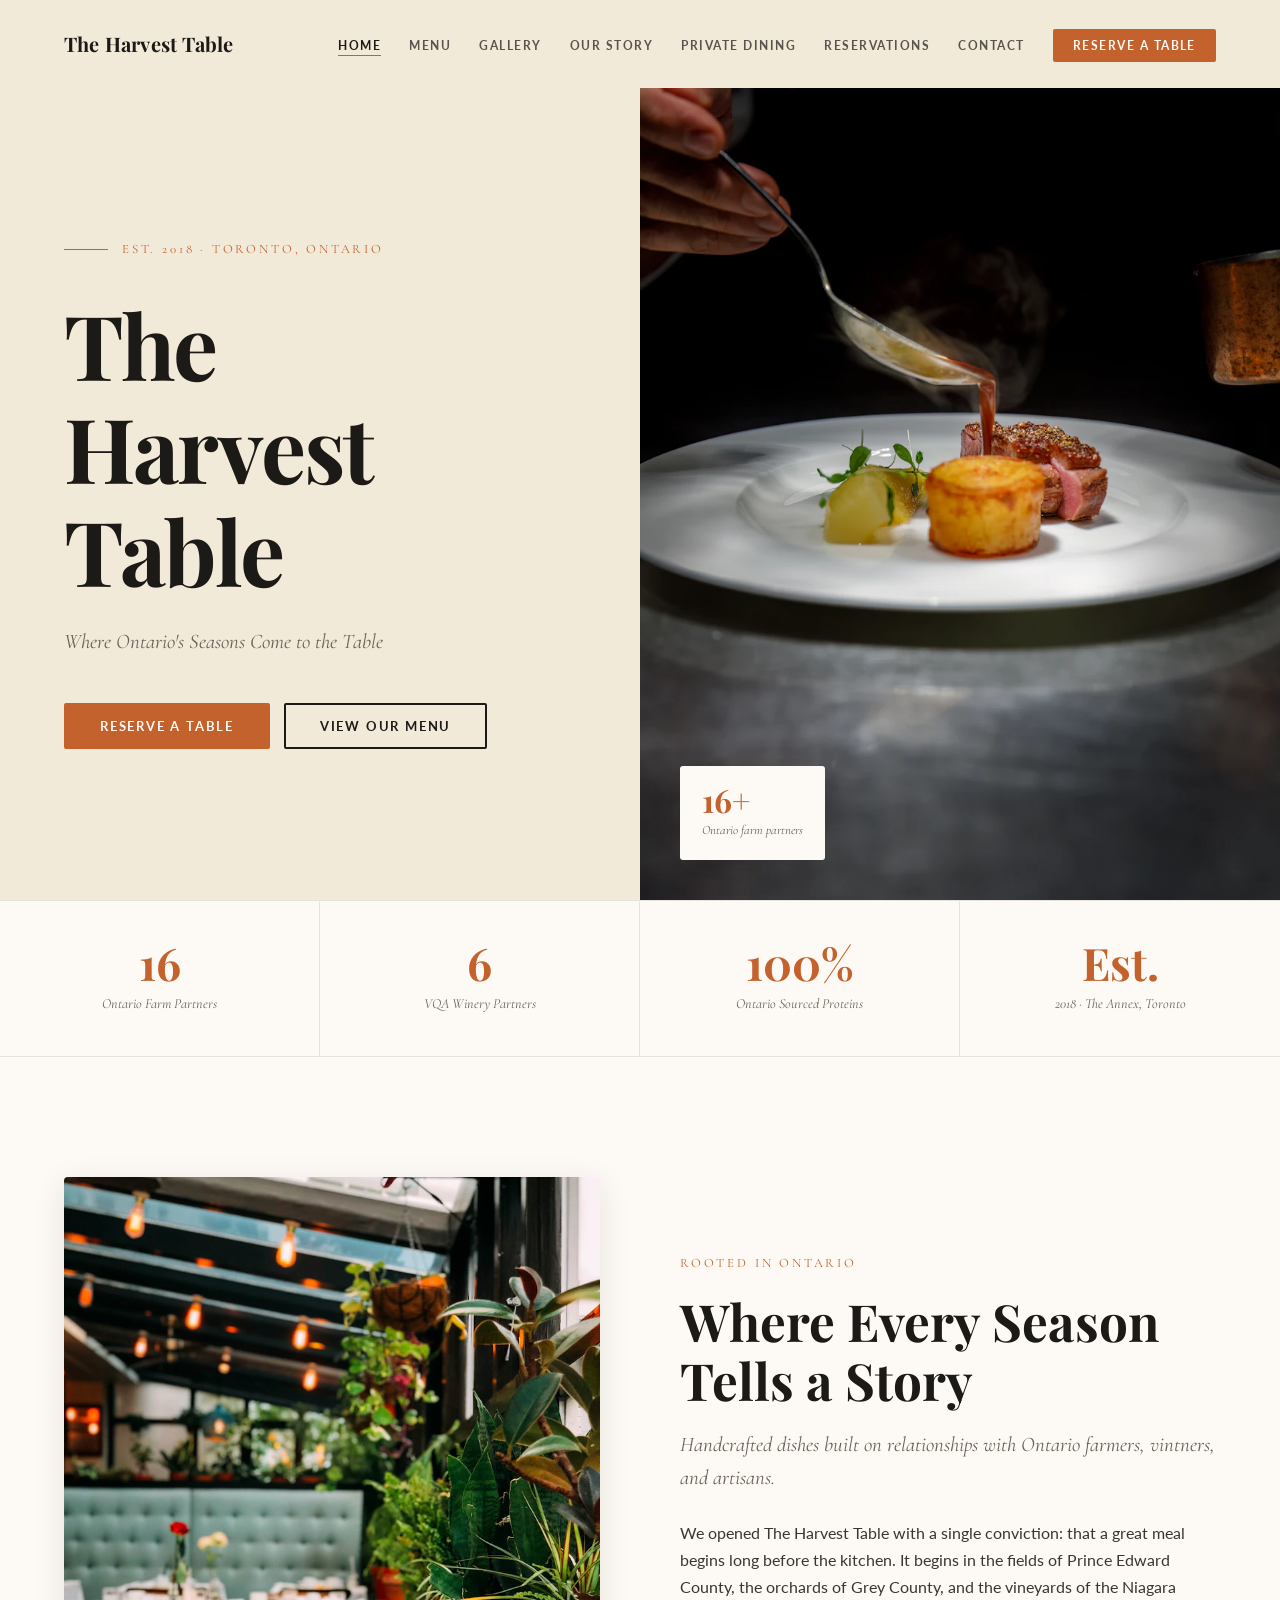
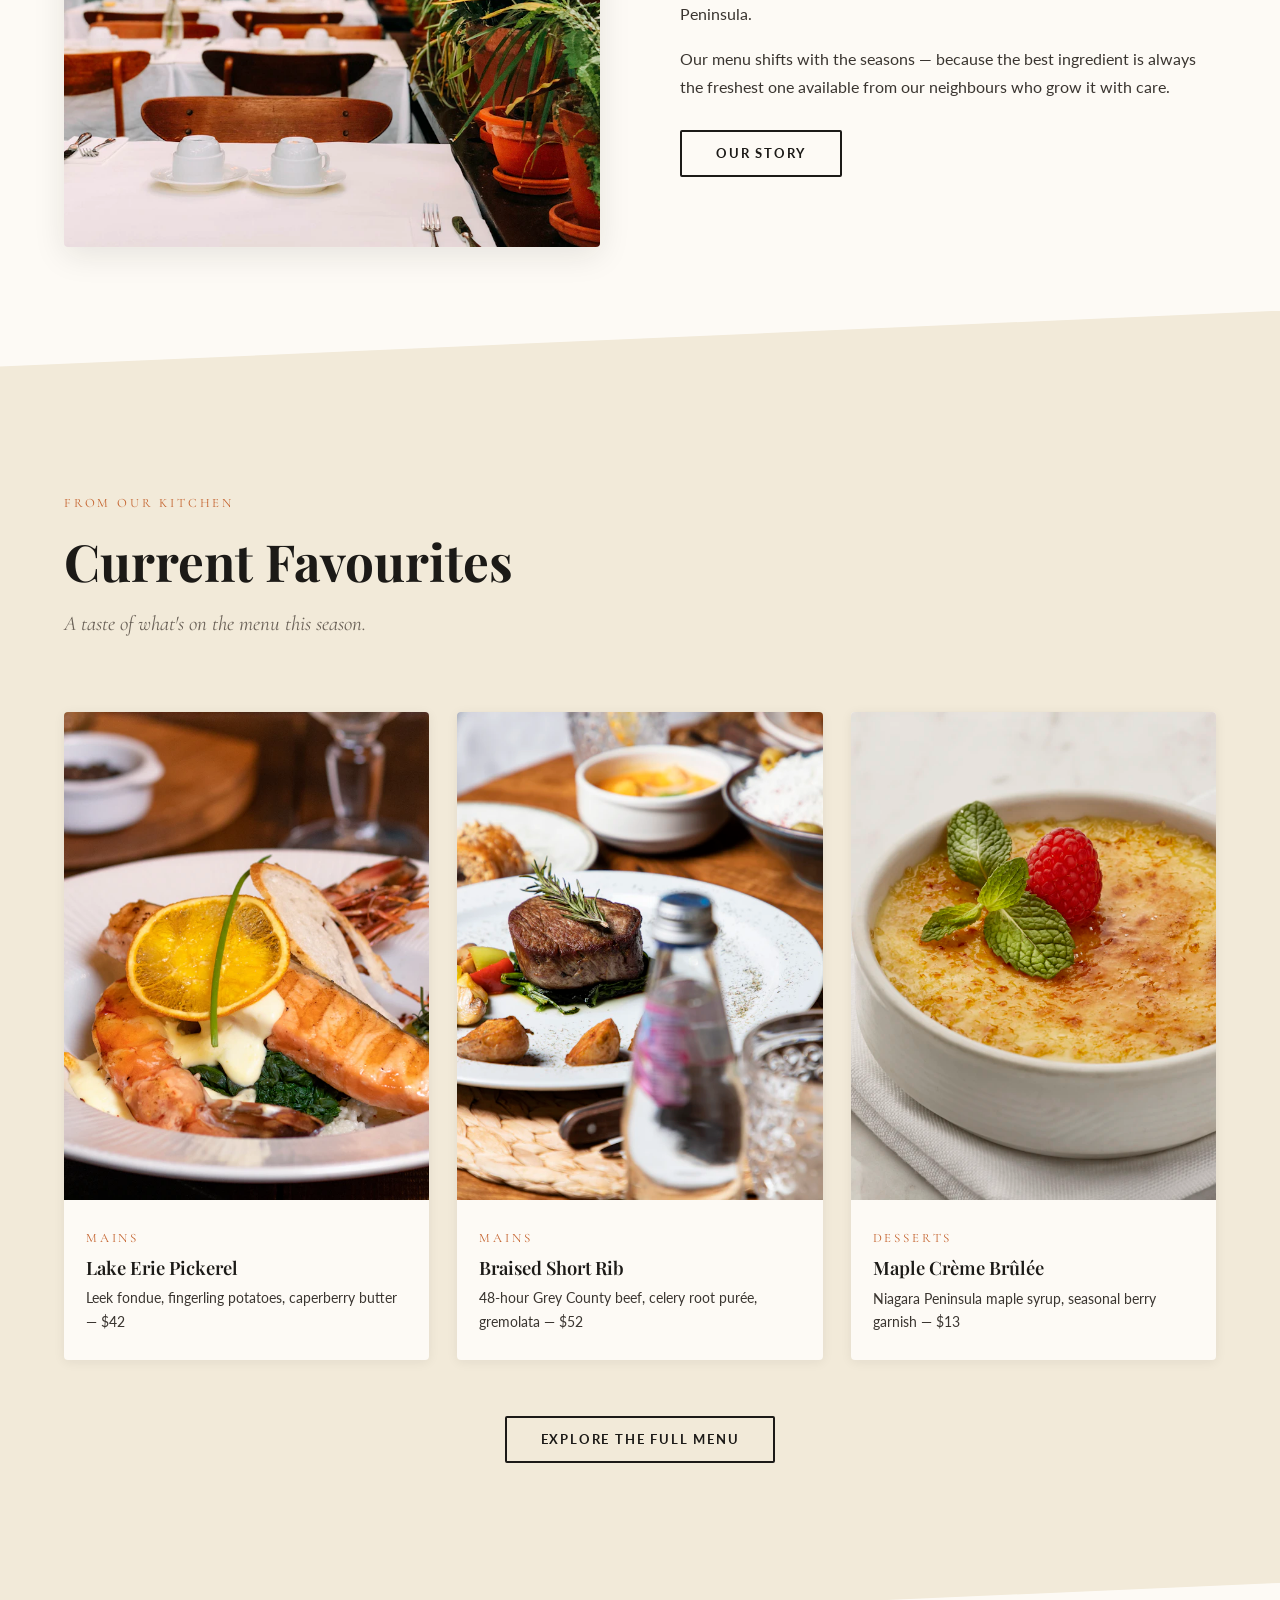
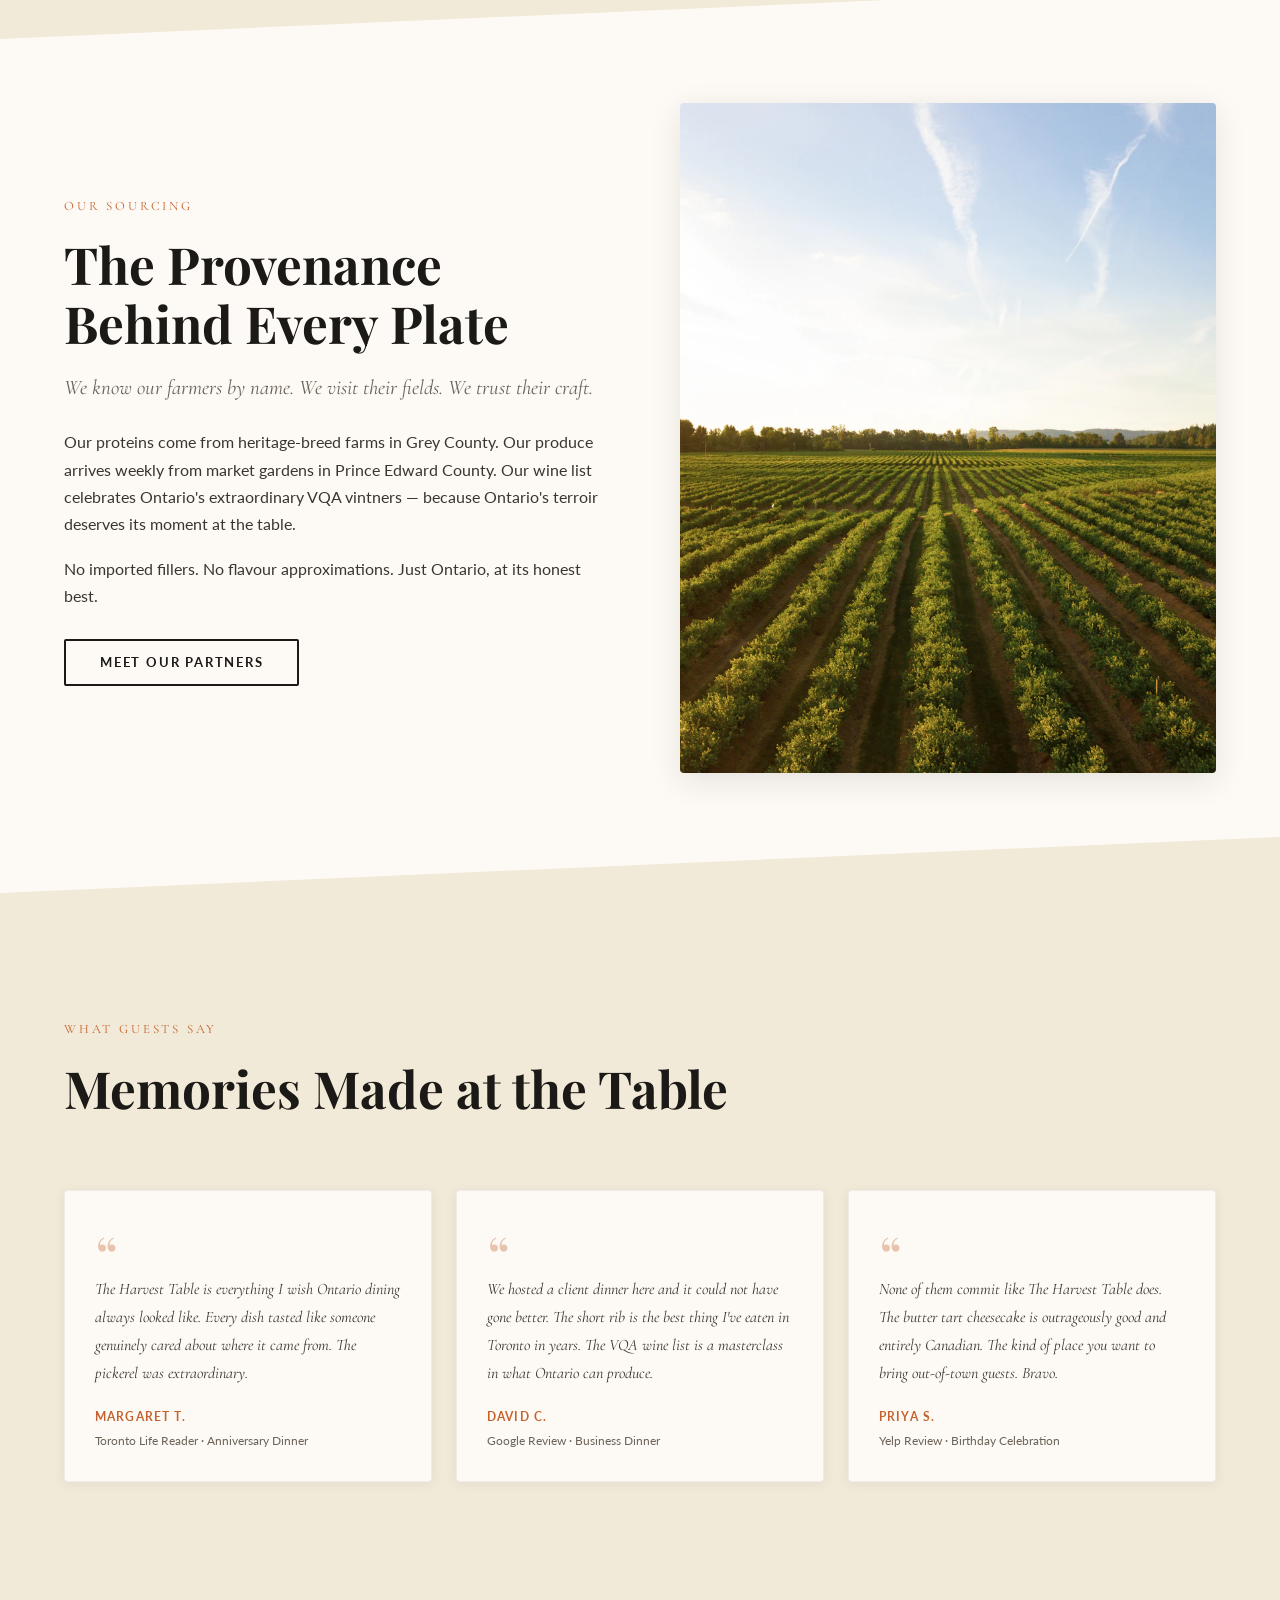
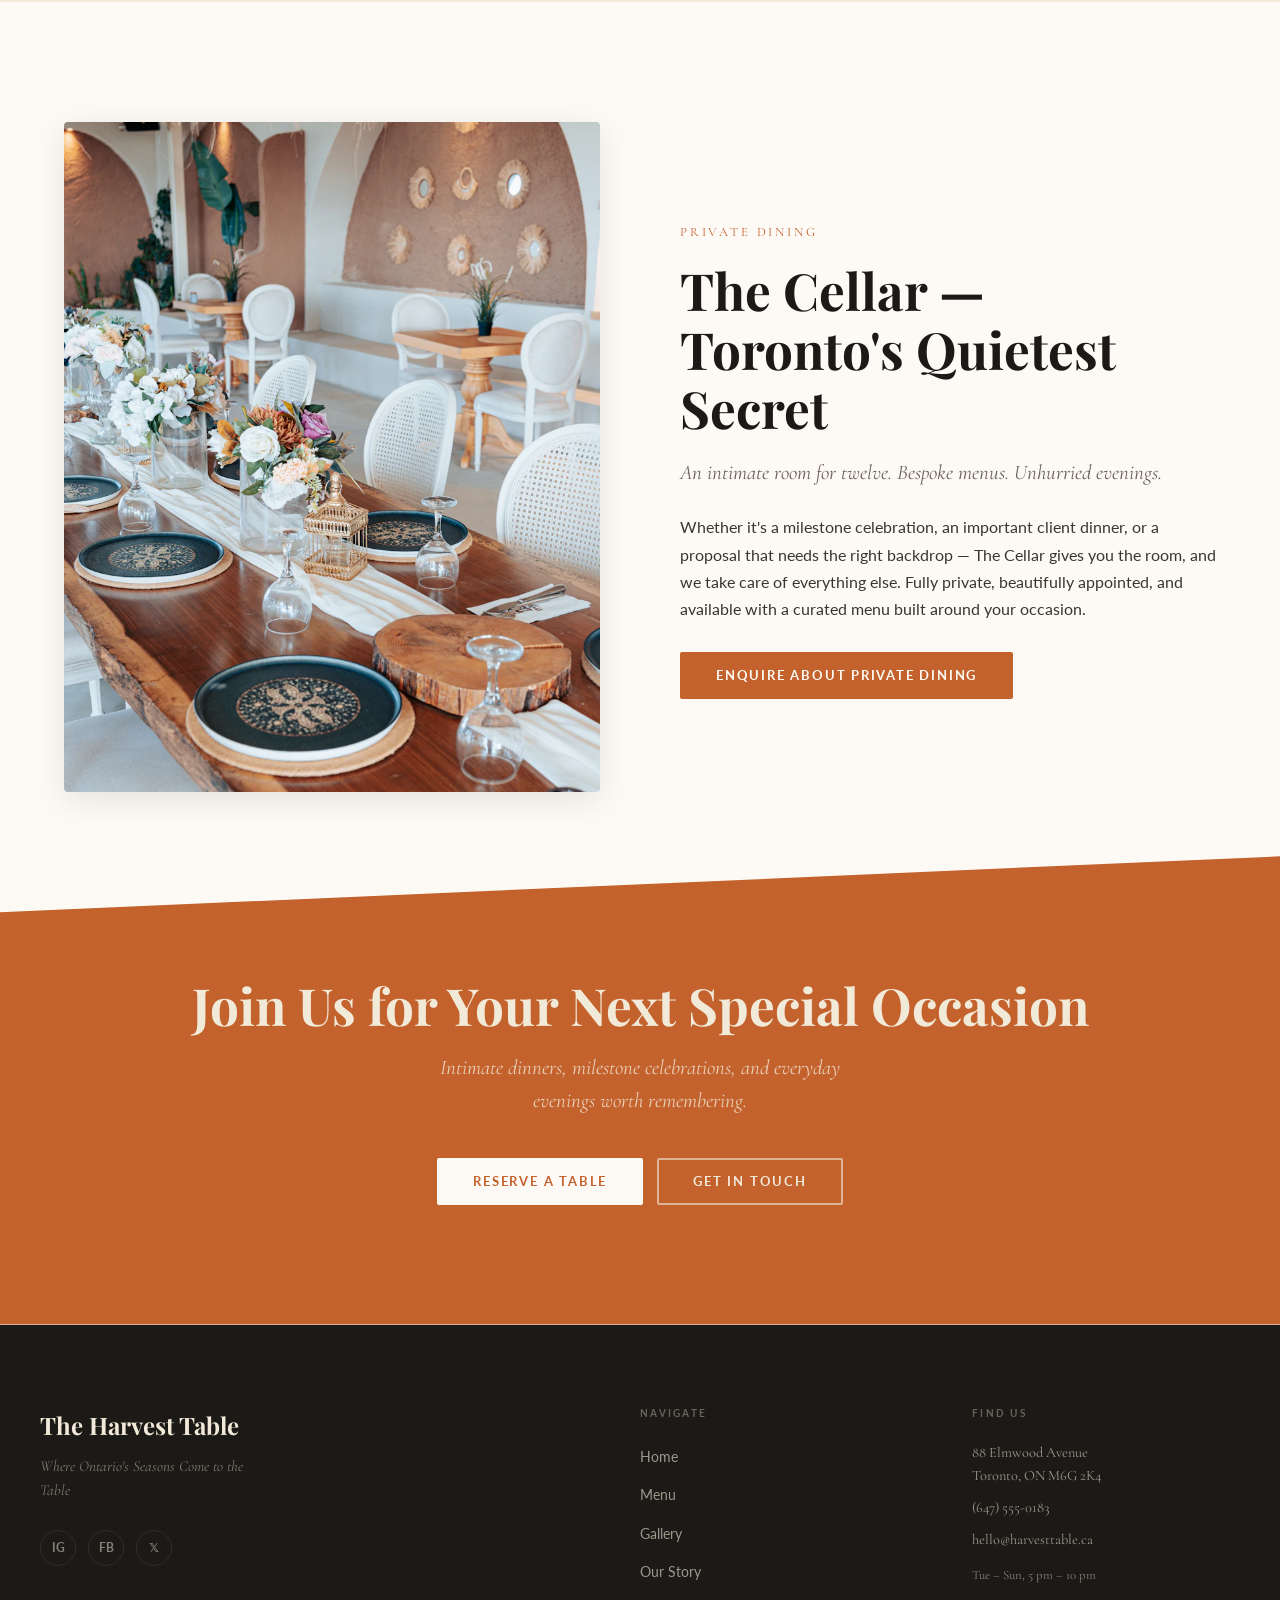
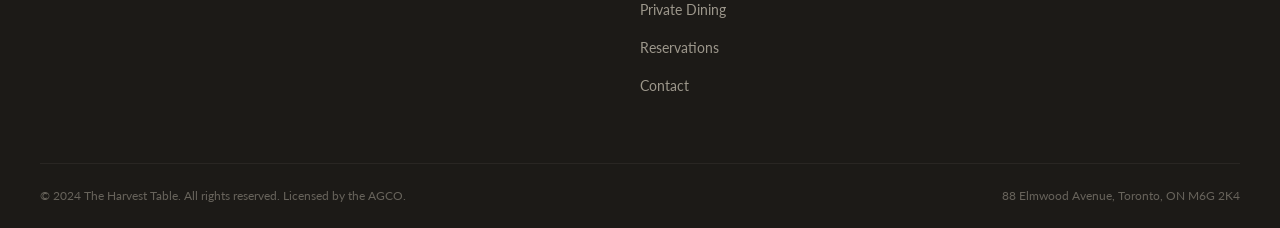
<file: index.html>
﻿<!DOCTYPE html>
<html lang="en-CA">
<head>
  <meta charset="UTF-8" />
  <meta name="viewport" content="width=device-width, initial-scale=1.0" />
  <title>The Harvest Table — Toronto, Ontario</title>
  <meta name="description" content="The Harvest Table in Toronto's Annex neighbourhood. Farm-to-table dining celebrating Ontario's seasonal bounty — Niagara Peninsula, Prince Edward County, Grey County." />
  <link rel="preconnect" href="https://fonts.googleapis.com" />
  <link rel="preconnect" href="https://fonts.gstatic.com" crossorigin />
  <link href="https://fonts.googleapis.com/css2?family=Playfair+Display:ital,wght@0,400;0,600;0,700;1,400;1,700&family=Cormorant+Garamond:ital,wght@0,400;0,500;0,600;1,400;1,500;1,600&family=Lato:wght@300;400;700;900&display=swap" rel="stylesheet" />
  <link rel="stylesheet" href="styles.css" />
</head>
<body>

<!-- ═══════════════════════ NAV ═══════════════════════ -->
<nav class="nav" id="nav" role="navigation" aria-label="Main navigation">
  <div class="nav__inner">
    <a href="index.html" class="nav__logo">The Harvest Table</a>
    <button class="nav__toggle" aria-expanded="false" aria-controls="nav-links" aria-label="Open navigation">
      <span></span><span></span><span></span>
    </button>
    <ul class="nav__links" id="nav-links">
      <li><a href="index.html">Home</a></li>
      <li><a href="menu.html">Menu</a></li>
      <li><a href="gallery.html">Gallery</a></li>
      <li><a href="about.html">Our Story</a></li>
      <li><a href="private-dining.html">Private Dining</a></li>
      <li><a href="reservations.html">Reservations</a></li>
      <li><a href="contact.html">Contact</a></li>
      <li><a href="reservations.html" class="nav__reserve">Reserve a Table</a></li>
    </ul>
  </div>
</nav>

<!-- ═══════════════════════ HERO (Editorial Split) ═══════════════════════ -->
<section class="hero" aria-label="Welcome to The Harvest Table">
  <div class="hero__left">
    <div class="hero__left-inner">
      <div class="hero__label">
        <span class="label">Est. 2018 · Toronto, Ontario</span>
      </div>
      <h1>The<br />Harvest<br />Table</h1>
      <p class="sub">Where Ontario's Seasons Come to the Table</p>
      <div class="hero__ctas">
        <a href="reservations.html" class="btn btn--primary">Reserve a Table</a>
        <a href="menu.html" class="btn btn--outline">View Our Menu</a>
      </div>
    </div>
  </div>
  <div class="hero__right">
    <img src="images/hero-food.jpg" alt="A beautifully plated seasonal dish from The Harvest Table kitchen" loading="lazy" />
    <div class="hero__badge">
      <div class="hero__badge-number">16+</div>
      <div class="hero__badge-label">Ontario farm partners</div>
    </div>
  </div>
</section>

<!-- ═══════════════════════ STAT BAR ═══════════════════════ -->
<div class="stat-bar reveal">
  <div class="stat-bar__item">
    <div class="stat-bar__number">16</div>
    <div class="stat-bar__label">Ontario Farm Partners</div>
  </div>
  <div class="stat-bar__item">
    <div class="stat-bar__number">6</div>
    <div class="stat-bar__label">VQA Winery Partners</div>
  </div>
  <div class="stat-bar__item">
    <div class="stat-bar__number">100%</div>
    <div class="stat-bar__label">Ontario Sourced Proteins</div>
  </div>
  <div class="stat-bar__item">
    <div class="stat-bar__number">Est.</div>
    <div class="stat-bar__label">2018 · The Annex, Toronto</div>
  </div>
</div>

<!-- ═══════════════════════ INTRO SPLIT ═══════════════════════ -->
<section class="section section--white" aria-label="Introduction">
  <div class="split reveal">
    <div class="split__image">
      <img src="images/interior.jpg" alt="The warm, candlelit interior of The Harvest Table dining room" loading="lazy" />
    </div>
    <div class="split__text">
      <span class="label">Rooted in Ontario</span>
      <h2>Where Every Season Tells a Story</h2>
      <p class="sub">Handcrafted dishes built on relationships with Ontario farmers, vintners, and artisans.</p>
      <p>We opened The Harvest Table with a single conviction: that a great meal begins long before the kitchen. It begins in the fields of Prince Edward County, the orchards of Grey County, and the vineyards of the Niagara Peninsula.</p>
      <p>Our menu shifts with the seasons — because the best ingredient is always the freshest one available from our neighbours who grow it with care.</p>
      <a href="about.html" class="btn btn--outline">Our Story</a>
    </div>
  </div>
</section>

<!-- ═══════════════════════ FEATURED DISHES ═══════════════════════ -->
<section class="section section--parchment section--clip-both" aria-label="Featured dishes">
  <div class="container">
    <div class="section__header reveal">
      <span class="label">From Our Kitchen</span>
      <h2>Current Favourites</h2>
      <p class="sub">A taste of what's on the menu this season.</p>
    </div>

    <div class="dishes-grid">
      <div class="dish-card reveal reveal--delay-1">
        <div class="dish-card__image">
          <img src="images/dish-1.jpg" alt="Pan-seared Lake Erie pickerel with leek fondue and fingerling potatoes" loading="lazy" />
        </div>
        <div class="dish-card__body">
          <span class="label">Mains</span>
          <h3>Lake Erie Pickerel</h3>
          <p>Leek fondue, fingerling potatoes, caperberry butter — $42</p>
        </div>
      </div>

      <div class="dish-card reveal reveal--delay-2">
        <div class="dish-card__image">
          <img src="images/dish-2.jpg" alt="Braised Grey County short rib with celery root purée and gremolata" loading="lazy" />
        </div>
        <div class="dish-card__body">
          <span class="label">Mains</span>
          <h3>Braised Short Rib</h3>
          <p>48-hour Grey County beef, celery root purée, gremolata — $52</p>
        </div>
      </div>

      <div class="dish-card reveal reveal--delay-3">
        <div class="dish-card__image">
          <img src="images/dish-3.jpg" alt="Maple Crème Brûlée with Niagara Peninsula maple syrup and seasonal berries" loading="lazy" />
        </div>
        <div class="dish-card__body">
          <span class="label">Desserts</span>
          <h3>Maple Crème Brûlée</h3>
          <p>Niagara Peninsula maple syrup, seasonal berry garnish — $13</p>
        </div>
      </div>
    </div>

    <div style="text-align:center; margin-top: 56px;" class="reveal">
      <a href="menu.html" class="btn btn--outline">Explore the Full Menu</a>
    </div>
  </div>
</section>

<!-- ═══════════════════════ SOURCING SPLIT ═══════════════════════ -->
<section class="section section--white" aria-label="Sourcing philosophy">
  <div class="split split--reverse reveal">
    <div class="split__text">
      <span class="label">Our Sourcing</span>
      <h2>The Provenance Behind Every Plate</h2>
      <p class="sub">We know our farmers by name. We visit their fields. We trust their craft.</p>
      <p>Our proteins come from heritage-breed farms in Grey County. Our produce arrives weekly from market gardens in Prince Edward County. Our wine list celebrates Ontario's extraordinary VQA vintners — because Ontario's terroir deserves its moment at the table.</p>
      <p>No imported fillers. No flavour approximations. Just Ontario, at its honest best.</p>
      <a href="about.html" class="btn btn--outline">Meet Our Partners</a>
    </div>
    <div class="split__image">
      <img src="images/farm.jpg" alt="Rolling farm fields of Prince Edward County at harvest time" loading="lazy" />
    </div>
  </div>
</section>

<!-- ═══════════════════════ TESTIMONIALS ═══════════════════════ -->
<section class="section section--parchment section--clip-top" aria-label="Guest reviews">
  <div class="container">
    <div class="section__header reveal">
      <span class="label">What Guests Say</span>
      <h2>Memories Made at the Table</h2>
    </div>

    <div class="testimonials__grid">
      <div class="testimonial reveal reveal--delay-1">
        <div class="testimonial__quote" aria-hidden="true">&ldquo;</div>
        <p class="testimonial__text">The Harvest Table is everything I wish Ontario dining always looked like. Every dish tasted like someone genuinely cared about where it came from. The pickerel was extraordinary.</p>
        <p class="testimonial__author">Margaret T.</p>
        <p class="testimonial__source">Toronto Life Reader · Anniversary Dinner</p>
      </div>
      <div class="testimonial reveal reveal--delay-2">
        <div class="testimonial__quote" aria-hidden="true">&ldquo;</div>
        <p class="testimonial__text">We hosted a client dinner here and it could not have gone better. The short rib is the best thing I've eaten in Toronto in years. The VQA wine list is a masterclass in what Ontario can produce.</p>
        <p class="testimonial__author">David C.</p>
        <p class="testimonial__source">Google Review · Business Dinner</p>
      </div>
      <div class="testimonial reveal reveal--delay-3">
        <div class="testimonial__quote" aria-hidden="true">&ldquo;</div>
        <p class="testimonial__text">None of them commit like The Harvest Table does. The butter tart cheesecake is outrageously good and entirely Canadian. The kind of place you want to bring out-of-town guests. Bravo.</p>
        <p class="testimonial__author">Priya S.</p>
        <p class="testimonial__source">Yelp Review · Birthday Celebration</p>
      </div>
    </div>
  </div>
</section>

<!-- ═══════════════════════ PRIVATE DINING TEASE ═══════════════════════ -->
<section class="section section--white" aria-label="Private dining">
  <div class="split reveal">
    <div class="split__image">
      <img src="images/cellar.jpg" alt="The intimate Cellar private dining room at The Harvest Table, set for a special occasion" loading="lazy" />
    </div>
    <div class="split__text">
      <span class="label">Private Dining</span>
      <h2>The Cellar — Toronto's Quietest Secret</h2>
      <p class="sub">An intimate room for twelve. Bespoke menus. Unhurried evenings.</p>
      <p>Whether it's a milestone celebration, an important client dinner, or a proposal that needs the right backdrop — The Cellar gives you the room, and we take care of everything else. Fully private, beautifully appointed, and available with a curated menu built around your occasion.</p>
      <a href="private-dining.html" class="btn btn--primary">Enquire About Private Dining</a>
    </div>
  </div>
</section>

<!-- ═══════════════════════ CTA BANNER ═══════════════════════ -->
<section class="section section--terracotta section--clip-top cta-banner" aria-label="Reservation call to action">
  <h2 class="reveal">Join Us for Your Next Special Occasion</h2>
  <p class="sub reveal reveal--delay-1">Intimate dinners, milestone celebrations, and everyday evenings worth remembering.</p>
  <div class="cta-banner__actions reveal reveal--delay-2">
    <a href="reservations.html" class="btn btn--white">Reserve a Table</a>
    <a href="contact.html" class="btn btn--outline-light">Get in Touch</a>
  </div>
</section>

<!-- ═══════════════════════ FOOTER ═══════════════════════ -->
<footer class="footer" role="contentinfo">
  <div class="footer__inner">
    <div class="footer__brand">
      <p class="footer__logo">The Harvest Table</p>
      <p class="footer__tagline">Where Ontario's Seasons Come to the Table</p>
      <nav class="footer__social" aria-label="Social media">
        <a href="#" aria-label="Instagram">IG</a>
        <a href="#" aria-label="Facebook">FB</a>
        <a href="#" aria-label="Twitter / X">𝕏</a>
      </nav>
    </div>
    <div class="footer__col">
      <p class="footer__col-heading">Navigate</p>
      <ul class="footer__nav-list">
        <li><a href="index.html">Home</a></li>
        <li><a href="menu.html">Menu</a></li>
        <li><a href="gallery.html">Gallery</a></li>
        <li><a href="about.html">Our Story</a></li>
        <li><a href="private-dining.html">Private Dining</a></li>
        <li><a href="reservations.html">Reservations</a></li>
        <li><a href="contact.html">Contact</a></li>
      </ul>
    </div>
    <div class="footer__col">
      <p class="footer__col-heading">Find Us</p>
      <ul class="footer__contact-list">
        <li>88 Elmwood Avenue<br />Toronto, ON M6G 2K4</li>
        <li><a href="tel:6475550183">(647) 555-0183</a></li>
        <li><a href="mailto:hello@harvesttable.ca">hello@harvesttable.ca</a></li>
        <li style="font-size:0.8rem; opacity:0.5; margin-top:4px;">Tue – Sun, 5 pm – 10 pm</li>
      </ul>
    </div>
  </div>
  <div class="footer__bottom">
    <p>&copy; 2024 The Harvest Table. All rights reserved. Licensed by the AGCO.</p>
    <p>88 Elmwood Avenue, Toronto, ON M6G 2K4</p>
  </div>
</footer>

<script src="main.js"></script>
</body>
</html>
</file>
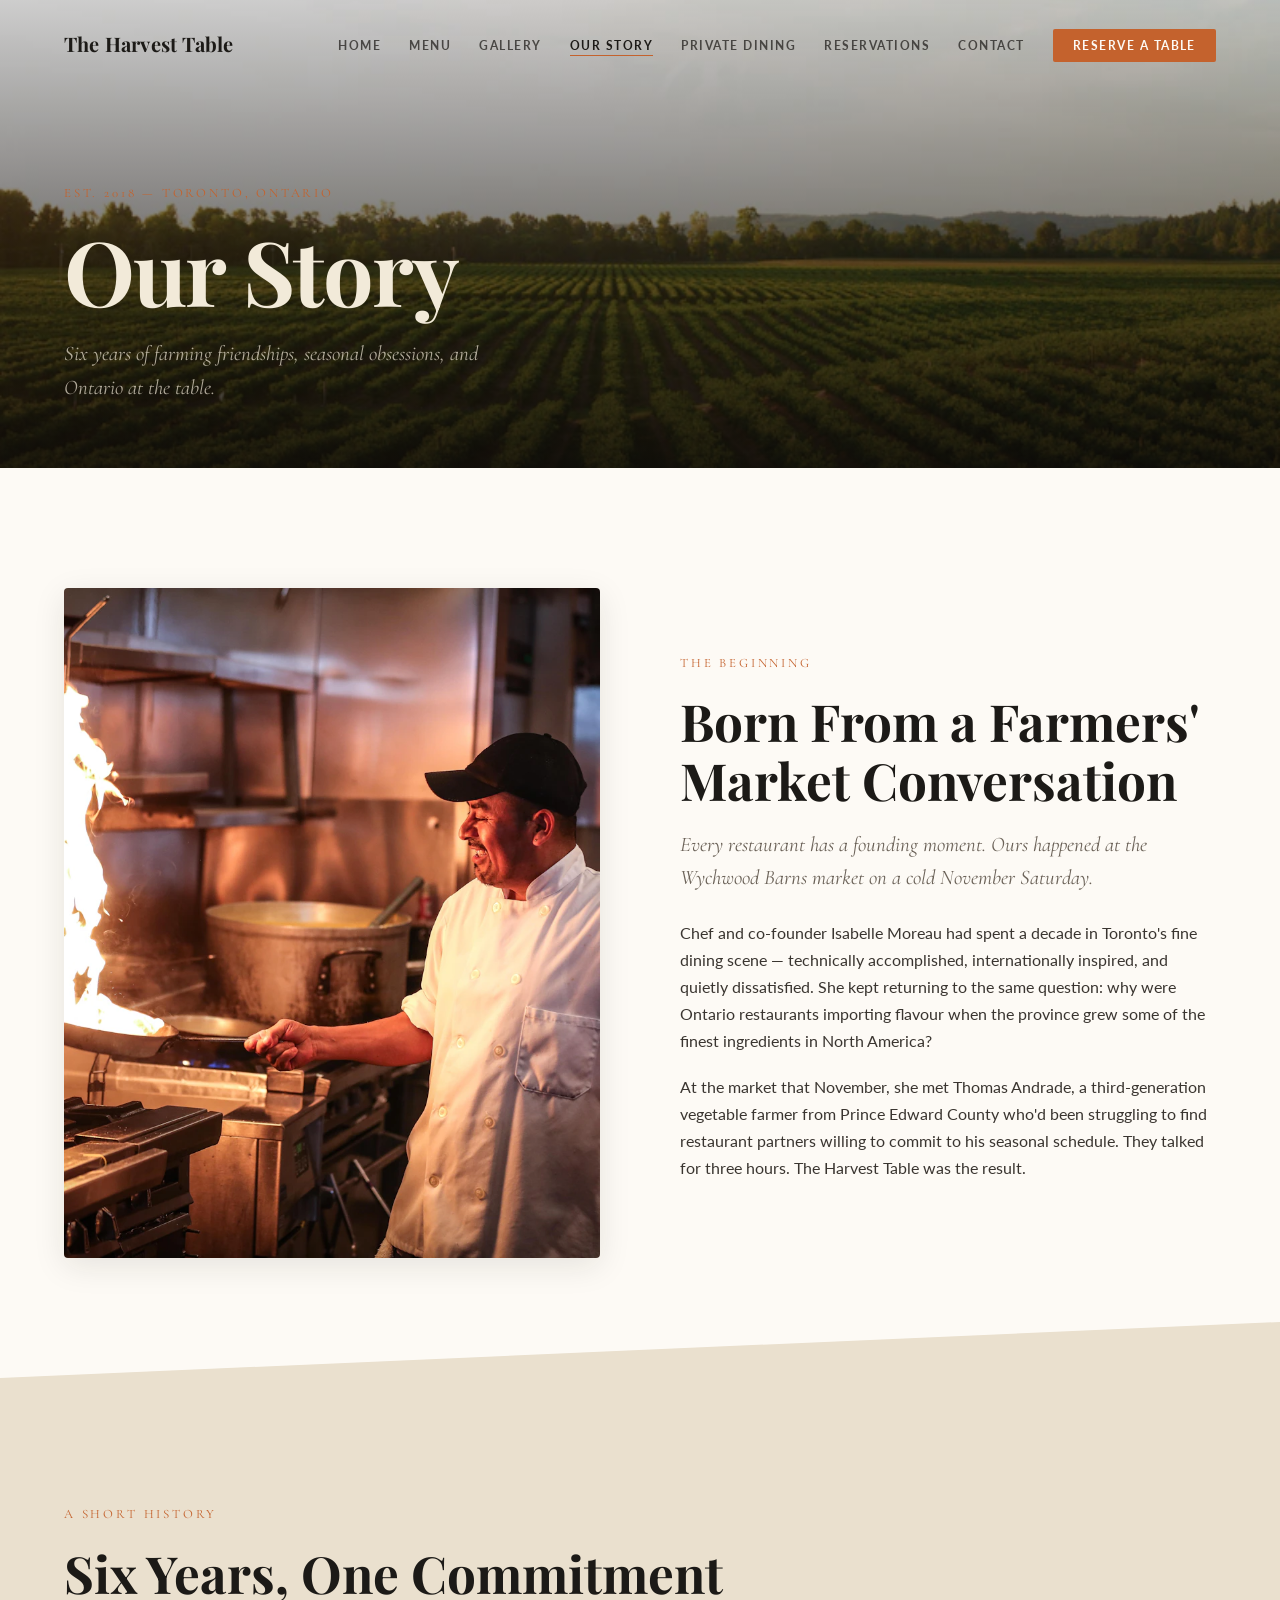
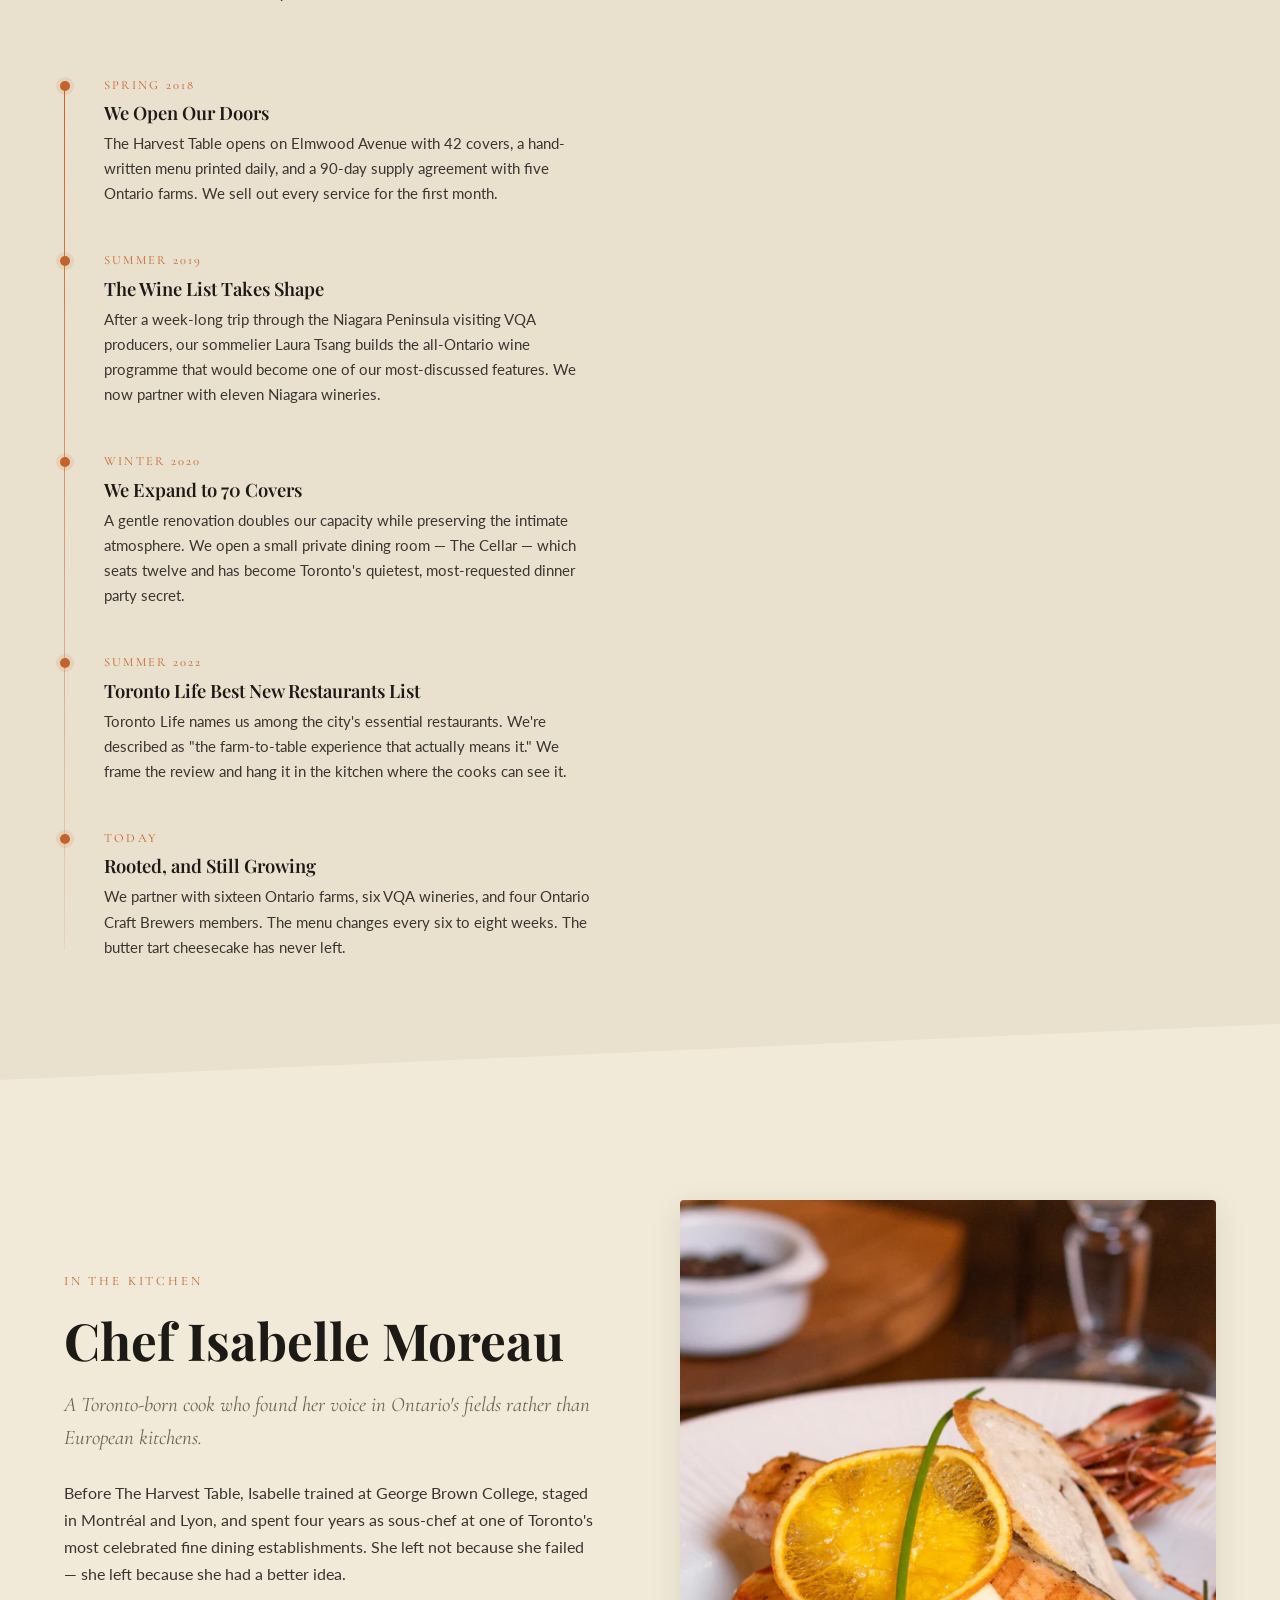
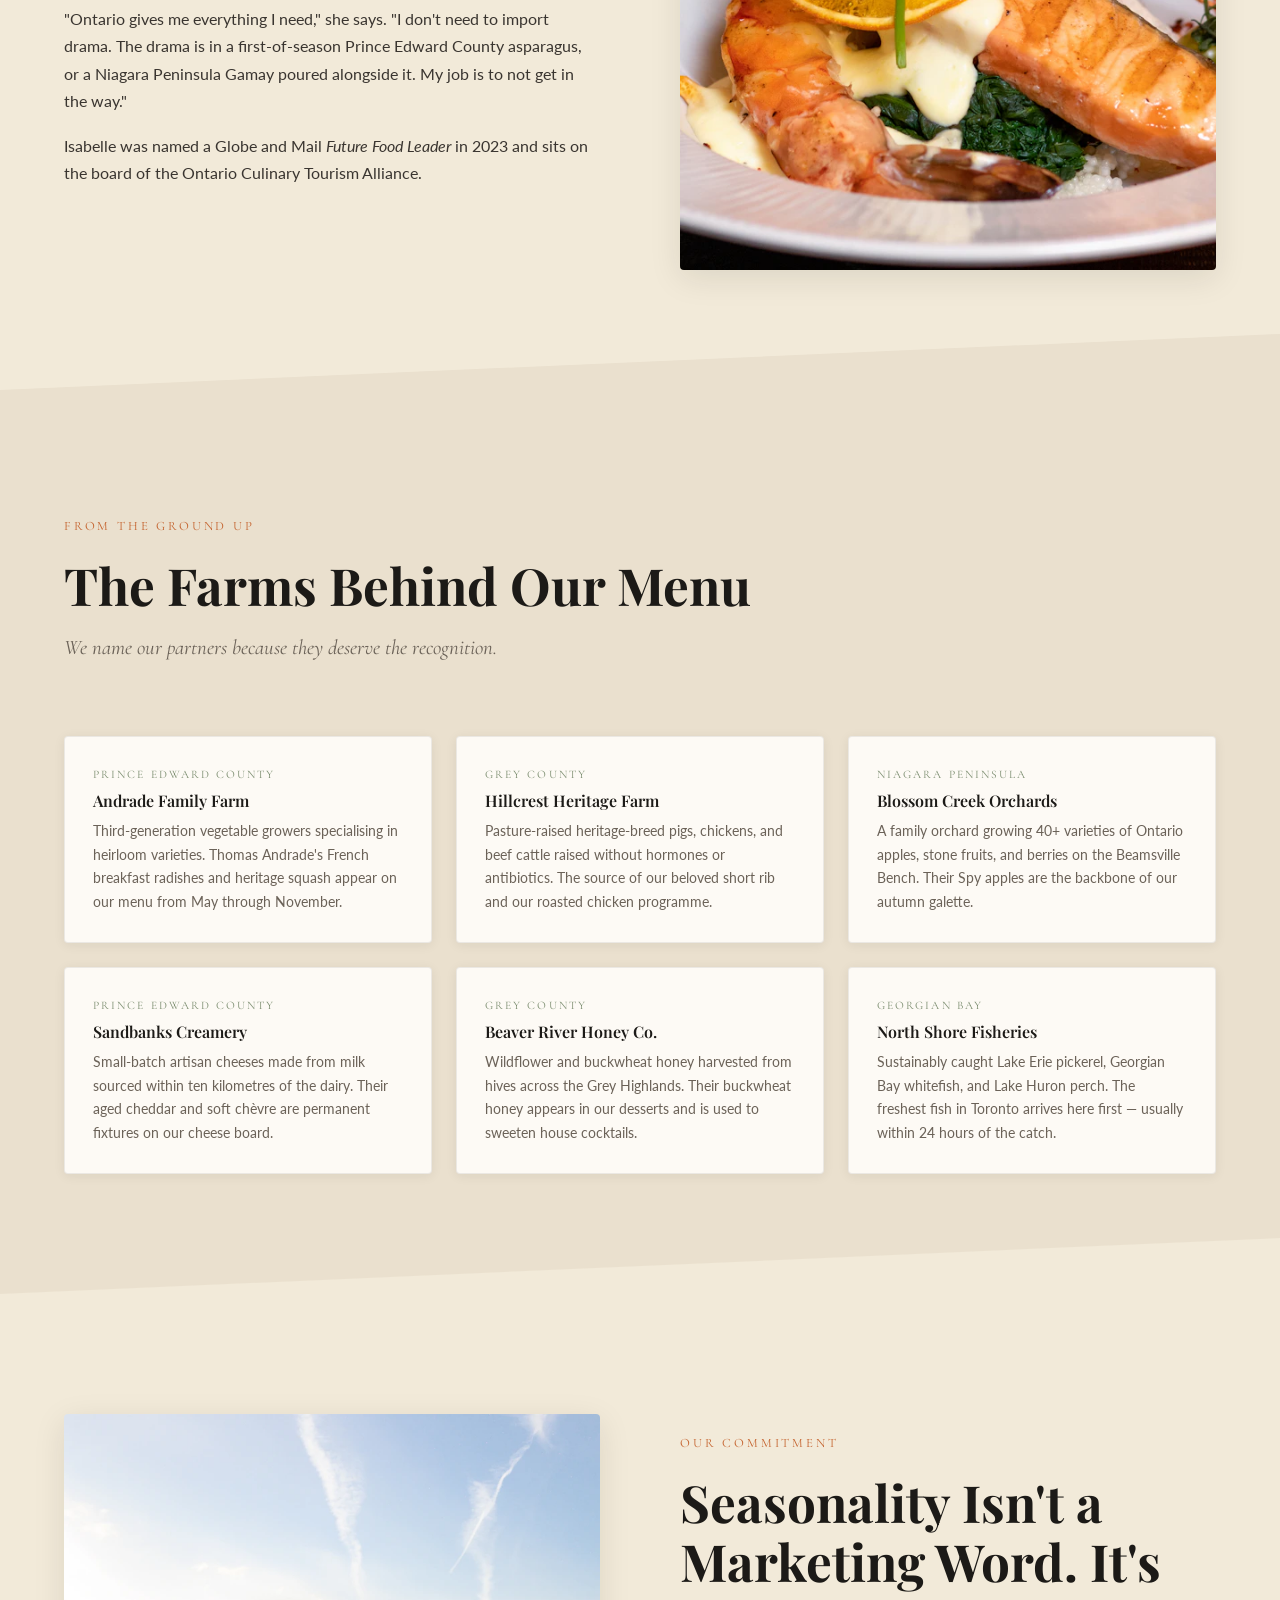
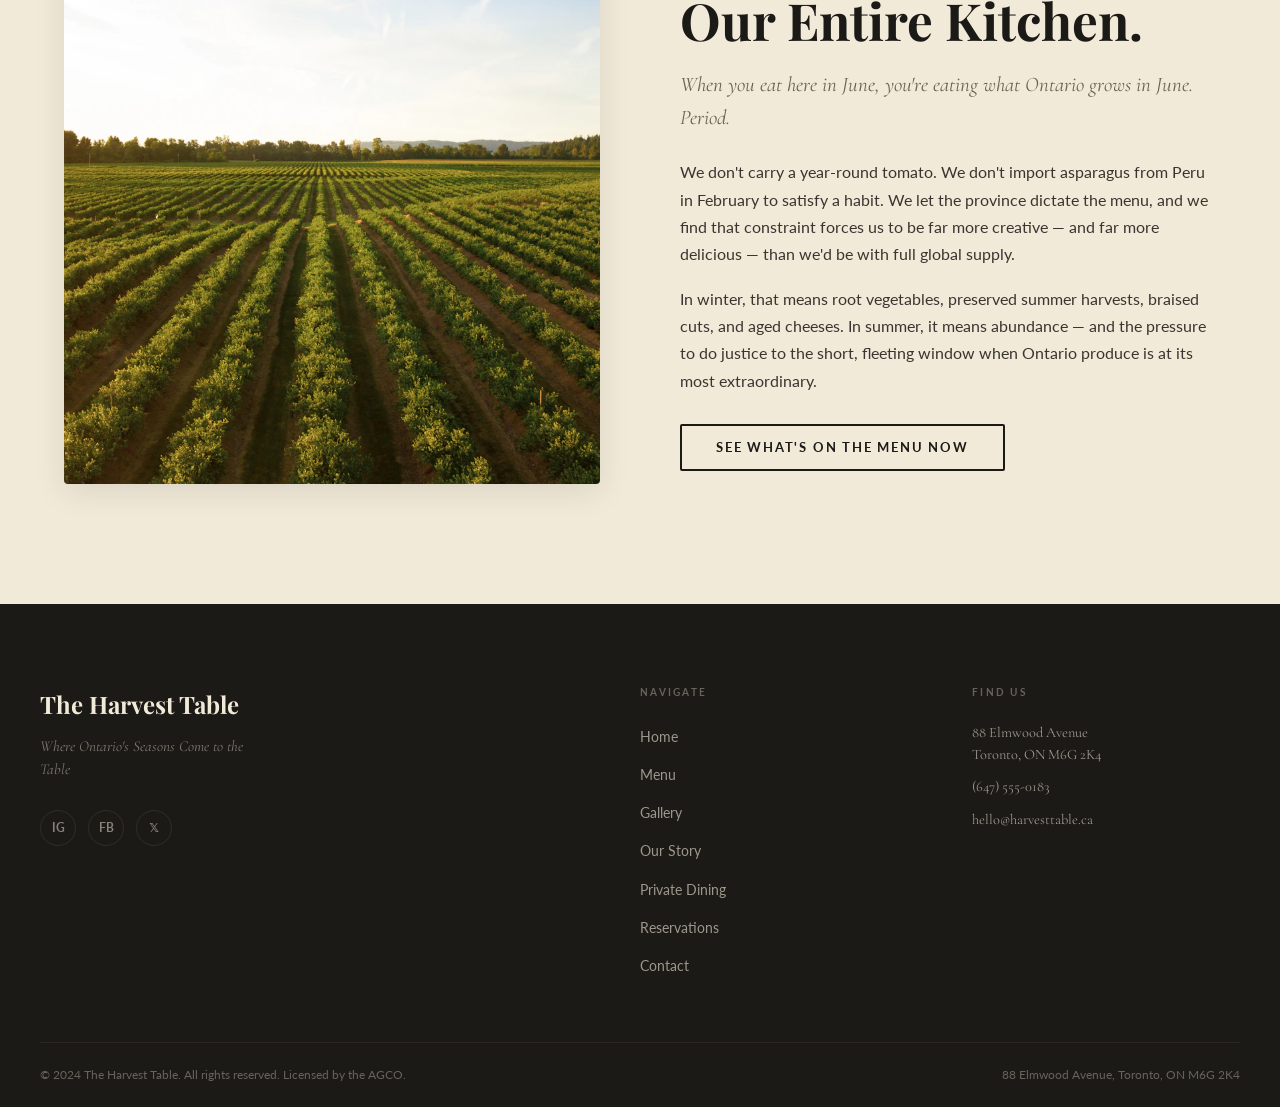
<file: about.html>
﻿<!DOCTYPE html>
<html lang="en-CA">
<head>
  <meta charset="UTF-8" />
  <meta name="viewport" content="width=device-width, initial-scale=1.0" />
  <title>Our Story — The Harvest Table</title>
  <meta name="description" content="The story behind The Harvest Table — a Toronto restaurant rooted in Ontario's farming traditions, seasonal bounty, and the people who grow our food." />
  <link rel="preconnect" href="https://fonts.googleapis.com" />
  <link rel="preconnect" href="https://fonts.gstatic.com" crossorigin />
  <link href="https://fonts.googleapis.com/css2?family=Playfair+Display:ital,wght@0,400;0,600;0,700;1,400;1,700&family=Cormorant+Garamond:ital,wght@0,400;0,500;0,600;1,400;1,500;1,600&family=Lato:wght@300;400;700;900&display=swap" rel="stylesheet" />
  <link rel="stylesheet" href="styles.css" />
</head>
<body>

<!-- ═══════════════════════ NAV ═══════════════════════ -->
<nav class="nav nav--scrolled" id="nav" role="navigation" aria-label="Main navigation">
  <div class="nav__inner">
    <a href="index.html" class="nav__logo" aria-label="The Harvest Table — Home">The Harvest Table</a>
    <button class="nav__toggle" aria-expanded="false" aria-controls="nav-links" aria-label="Open navigation">
      <span></span><span></span><span></span>
    </button>
    <ul class="nav__links" id="nav-links">
      <li><a href="index.html">Home</a></li>
      <li><a href="menu.html">Menu</a></li>
      <li><a href="gallery.html">Gallery</a></li>
      <li><a href="about.html">Our Story</a></li>
      <li><a href="private-dining.html">Private Dining</a></li>
      <li><a href="reservations.html">Reservations</a></li>
      <li><a href="contact.html">Contact</a></li>
      <li><a href="reservations.html" class="nav__reserve">Reserve a Table</a></li>
    </ul>
  </div>
</nav>

<!-- ═══════════════════════ PAGE HERO ═══════════════════════ -->
<section class="page-hero" aria-label="Our Story header">
  <img class="page-hero__bg-img" src="images/farm.jpg" alt="" aria-hidden="true" />
  <div class="page-hero__overlay" role="presentation"></div>
  <div class="page-hero__content">
    <span class="label">Est. 2018 — Toronto, Ontario</span>
    <h1>Our Story</h1>
    <p class="sub" style="max-width: 52ch; margin-top: 16px;">Six years of farming friendships, seasonal obsessions, and Ontario at the table.</p>
  </div>
</section>

<!-- ═══════════════════════ ORIGIN STORY SPLIT ═══════════════════════ -->
<section class="section section--white" aria-label="How we began">
  <div class="split reveal">
    <div class="split__image">
      <img src="images/chef.jpg" alt="Chef and founder of The Harvest Table in the kitchen during prep service" loading="lazy" />
    </div>
    <div class="split__text">
      <span class="label">The Beginning</span>
      <h2>Born From a Farmers' Market Conversation</h2>
      <p class="sub">Every restaurant has a founding moment. Ours happened at the Wychwood Barns market on a cold November Saturday.</p>
      <p>Chef and co-founder Isabelle Moreau had spent a decade in Toronto's fine dining scene — technically accomplished, internationally inspired, and quietly dissatisfied. She kept returning to the same question: why were Ontario restaurants importing flavour when the province grew some of the finest ingredients in North America?</p>
      <p>At the market that November, she met Thomas Andrade, a third-generation vegetable farmer from Prince Edward County who'd been struggling to find restaurant partners willing to commit to his seasonal schedule. They talked for three hours. The Harvest Table was the result.</p>
    </div>
  </div>
</section>

<!-- ═══════════════════════ TIMELINE ═══════════════════════ -->
<section class="section section--cream section--clip-top" aria-label="Our history">
  <div class="container">
    <div class="section__header reveal">
      <span class="label">A Short History</span>
      <h2>Six Years, One Commitment</h2>
    </div>

    <div style="max-width: 680px;">
      <div class="timeline">
        <div class="timeline__item reveal">
          <div class="timeline__dot" aria-hidden="true"></div>
          <span class="timeline__year">Spring 2018</span>
          <h4>We Open Our Doors</h4>
          <p>The Harvest Table opens on Elmwood Avenue with 42 covers, a hand-written menu printed daily, and a 90-day supply agreement with five Ontario farms. We sell out every service for the first month.</p>
        </div>

        <div class="timeline__item reveal reveal--delay-1">
          <div class="timeline__dot" aria-hidden="true"></div>
          <span class="timeline__year">Summer 2019</span>
          <h4>The Wine List Takes Shape</h4>
          <p>After a week-long trip through the Niagara Peninsula visiting VQA producers, our sommelier Laura Tsang builds the all-Ontario wine programme that would become one of our most-discussed features. We now partner with eleven Niagara wineries.</p>
        </div>

        <div class="timeline__item reveal reveal--delay-2">
          <div class="timeline__dot" aria-hidden="true"></div>
          <span class="timeline__year">Winter 2020</span>
          <h4>We Expand to 70 Covers</h4>
          <p>A gentle renovation doubles our capacity while preserving the intimate atmosphere. We open a small private dining room — The Cellar — which seats twelve and has become Toronto's quietest, most-requested dinner party secret.</p>
        </div>

        <div class="timeline__item reveal reveal--delay-3">
          <div class="timeline__dot" aria-hidden="true"></div>
          <span class="timeline__year">Summer 2022</span>
          <h4>Toronto Life Best New Restaurants List</h4>
          <p>Toronto Life names us among the city's essential restaurants. We're described as "the farm-to-table experience that actually means it." We frame the review and hang it in the kitchen where the cooks can see it.</p>
        </div>

        <div class="timeline__item reveal reveal--delay-4">
          <div class="timeline__dot" aria-hidden="true"></div>
          <span class="timeline__year">Today</span>
          <h4>Rooted, and Still Growing</h4>
          <p>We partner with sixteen Ontario farms, six VQA wineries, and four Ontario Craft Brewers members. The menu changes every six to eight weeks. The butter tart cheesecake has never left.</p>
        </div>
      </div>
    </div>
  </div>
</section>

<!-- ═══════════════════════ CHEF SPLIT ═══════════════════════ -->
<section class="section section--parchment section--clip-top" aria-label="Meet the chef">
  <div class="split split--reverse reveal">
    <div class="split__text">
      <span class="label">In the Kitchen</span>
      <h2>Chef Isabelle Moreau</h2>
      <p class="sub">A Toronto-born cook who found her voice in Ontario's fields rather than European kitchens.</p>
      <p>Before The Harvest Table, Isabelle trained at George Brown College, staged in Montréal and Lyon, and spent four years as sous-chef at one of Toronto's most celebrated fine dining establishments. She left not because she failed — she left because she had a better idea.</p>
      <p>"Ontario gives me everything I need," she says. "I don't need to import drama. The drama is in a first-of-season Prince Edward County asparagus, or a Niagara Peninsula Gamay poured alongside it. My job is to not get in the way."</p>
      <p>Isabelle was named a Globe and Mail <em>Future Food Leader</em> in 2023 and sits on the board of the Ontario Culinary Tourism Alliance.</p>
    </div>
    <div class="split__image">
      <img src="images/dish-1.jpg" alt="A beautifully plated seasonal dish from The Harvest Table kitchen" loading="lazy" />
    </div>
  </div>
</section>

<!-- ═══════════════════════ FARM PARTNERS ═══════════════════════ -->
<section class="section section--cream section--clip-top" aria-label="Our farm partners">
  <div class="container">
    <div class="section__header reveal">
      <span class="label">From the Ground Up</span>
      <h2>The Farms Behind Our Menu</h2>
      <p class="sub">We name our partners because they deserve the recognition.</p>
    </div>

    <div class="partners-grid">
      <div class="partner-card reveal reveal--delay-1">
        <span class="partner-card__region">Prince Edward County</span>
        <h4>Andrade Family Farm</h4>
        <p>Third-generation vegetable growers specialising in heirloom varieties. Thomas Andrade's French breakfast radishes and heritage squash appear on our menu from May through November.</p>
      </div>

      <div class="partner-card reveal reveal--delay-2">
        <span class="partner-card__region">Grey County</span>
        <h4>Hillcrest Heritage Farm</h4>
        <p>Pasture-raised heritage-breed pigs, chickens, and beef cattle raised without hormones or antibiotics. The source of our beloved short rib and our roasted chicken programme.</p>
      </div>

      <div class="partner-card reveal reveal--delay-3">
        <span class="partner-card__region">Niagara Peninsula</span>
        <h4>Blossom Creek Orchards</h4>
        <p>A family orchard growing 40+ varieties of Ontario apples, stone fruits, and berries on the Beamsville Bench. Their Spy apples are the backbone of our autumn galette.</p>
      </div>

      <div class="partner-card reveal reveal--delay-1">
        <span class="partner-card__region">Prince Edward County</span>
        <h4>Sandbanks Creamery</h4>
        <p>Small-batch artisan cheeses made from milk sourced within ten kilometres of the dairy. Their aged cheddar and soft chèvre are permanent fixtures on our cheese board.</p>
      </div>

      <div class="partner-card reveal reveal--delay-2">
        <span class="partner-card__region">Grey County</span>
        <h4>Beaver River Honey Co.</h4>
        <p>Wildflower and buckwheat honey harvested from hives across the Grey Highlands. Their buckwheat honey appears in our desserts and is used to sweeten house cocktails.</p>
      </div>

      <div class="partner-card reveal reveal--delay-3">
        <span class="partner-card__region">Georgian Bay</span>
        <h4>North Shore Fisheries</h4>
        <p>Sustainably caught Lake Erie pickerel, Georgian Bay whitefish, and Lake Huron perch. The freshest fish in Toronto arrives here first — usually within 24 hours of the catch.</p>
      </div>
    </div>
  </div>
</section>

<!-- ═══════════════════════ SOURCING IMAGE SPLIT ═══════════════════════ -->
<section class="section section--parchment section--clip-top" aria-label="Farm-to-table commitment">
  <div class="split reveal">
    <div class="split__image">
      <img src="images/farm.jpg" alt="Lush farmland rows at an Ontario partner farm during summer harvest" loading="lazy" />
    </div>
    <div class="split__text">
      <span class="label">Our Commitment</span>
      <h2>Seasonality Isn't a Marketing Word. It's Our Entire Kitchen.</h2>
      <p class="sub">When you eat here in June, you're eating what Ontario grows in June. Period.</p>
      <p>We don't carry a year-round tomato. We don't import asparagus from Peru in February to satisfy a habit. We let the province dictate the menu, and we find that constraint forces us to be far more creative — and far more delicious — than we'd be with full global supply.</p>
      <p>In winter, that means root vegetables, preserved summer harvests, braised cuts, and aged cheeses. In summer, it means abundance — and the pressure to do justice to the short, fleeting window when Ontario produce is at its most extraordinary.</p>
      <a href="menu.html" class="btn btn--outline">See What's On the Menu Now</a>
    </div>
  </div>
</section>

<!-- ═══════════════════════ FOOTER ═══════════════════════ -->
<footer class="footer" role="contentinfo">
  <div class="footer__inner">
    <div class="footer__brand">
      <p class="footer__logo">The Harvest Table</p>
      <p class="footer__tagline">Where Ontario's Seasons Come to the Table</p>
      <nav class="footer__social" aria-label="Social media">
        <a href="#" aria-label="Instagram">IG</a>
        <a href="#" aria-label="Facebook">FB</a>
        <a href="#" aria-label="Twitter / X">𝕏</a>
      </nav>
    </div>
    <div class="footer__col">
      <p class="footer__col-heading">Navigate</p>
      <ul class="footer__nav-list">
        <li><a href="index.html">Home</a></li>
        <li><a href="menu.html">Menu</a></li>
        <li><a href="gallery.html">Gallery</a></li>
        <li><a href="about.html">Our Story</a></li>
        <li><a href="private-dining.html">Private Dining</a></li>
        <li><a href="reservations.html">Reservations</a></li>
        <li><a href="contact.html">Contact</a></li>
      </ul>
    </div>
    <div class="footer__col">
      <p class="footer__col-heading">Find Us</p>
      <ul class="footer__contact-list">
        <li>88 Elmwood Avenue<br />Toronto, ON M6G 2K4</li>
        <li><a href="tel:6475550183">(647) 555-0183</a></li>
        <li><a href="mailto:hello@harvesttable.ca">hello@harvesttable.ca</a></li>
      </ul>
    </div>
  </div>
  <div class="footer__bottom">
    <p>&copy; 2024 The Harvest Table. All rights reserved. Licensed by the AGCO.</p>
    <p>88 Elmwood Avenue, Toronto, ON M6G 2K4</p>
  </div>
</footer>

<script src="main.js"></script>
</body>
</html>
</file>
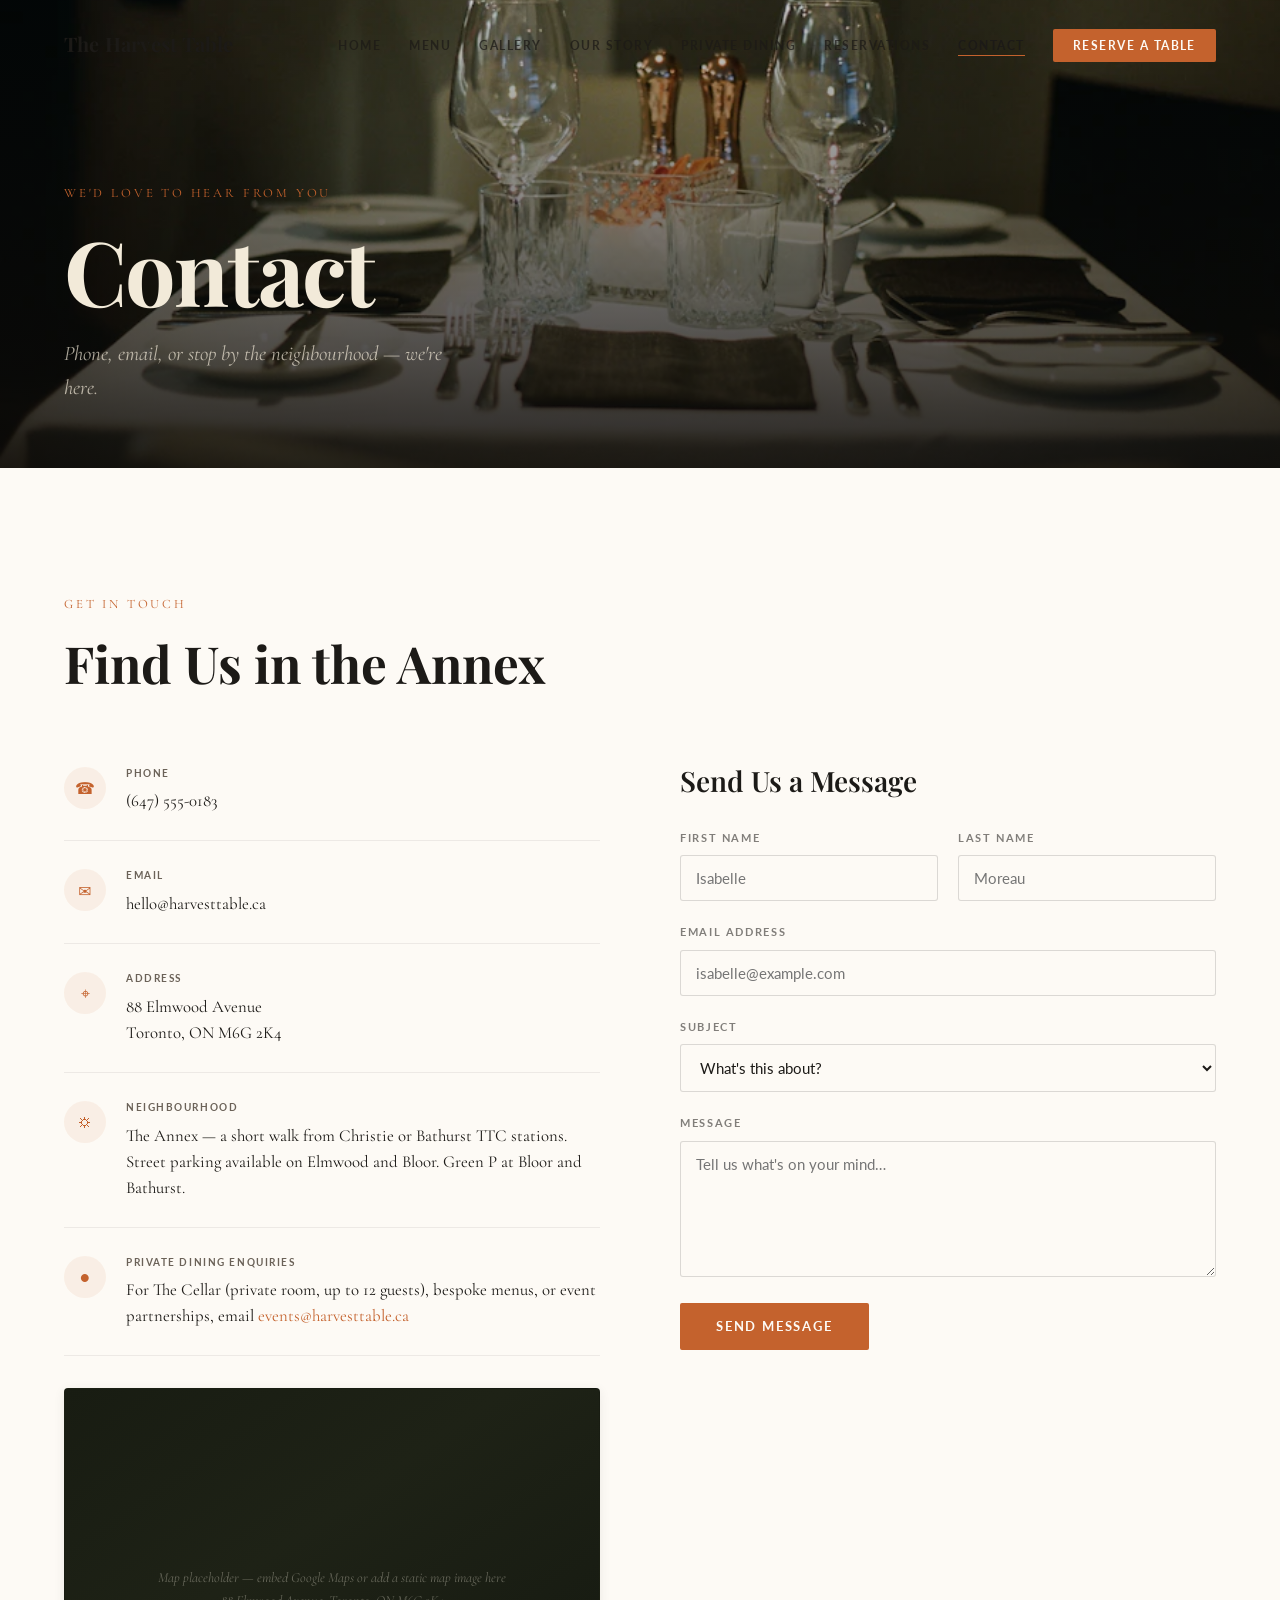
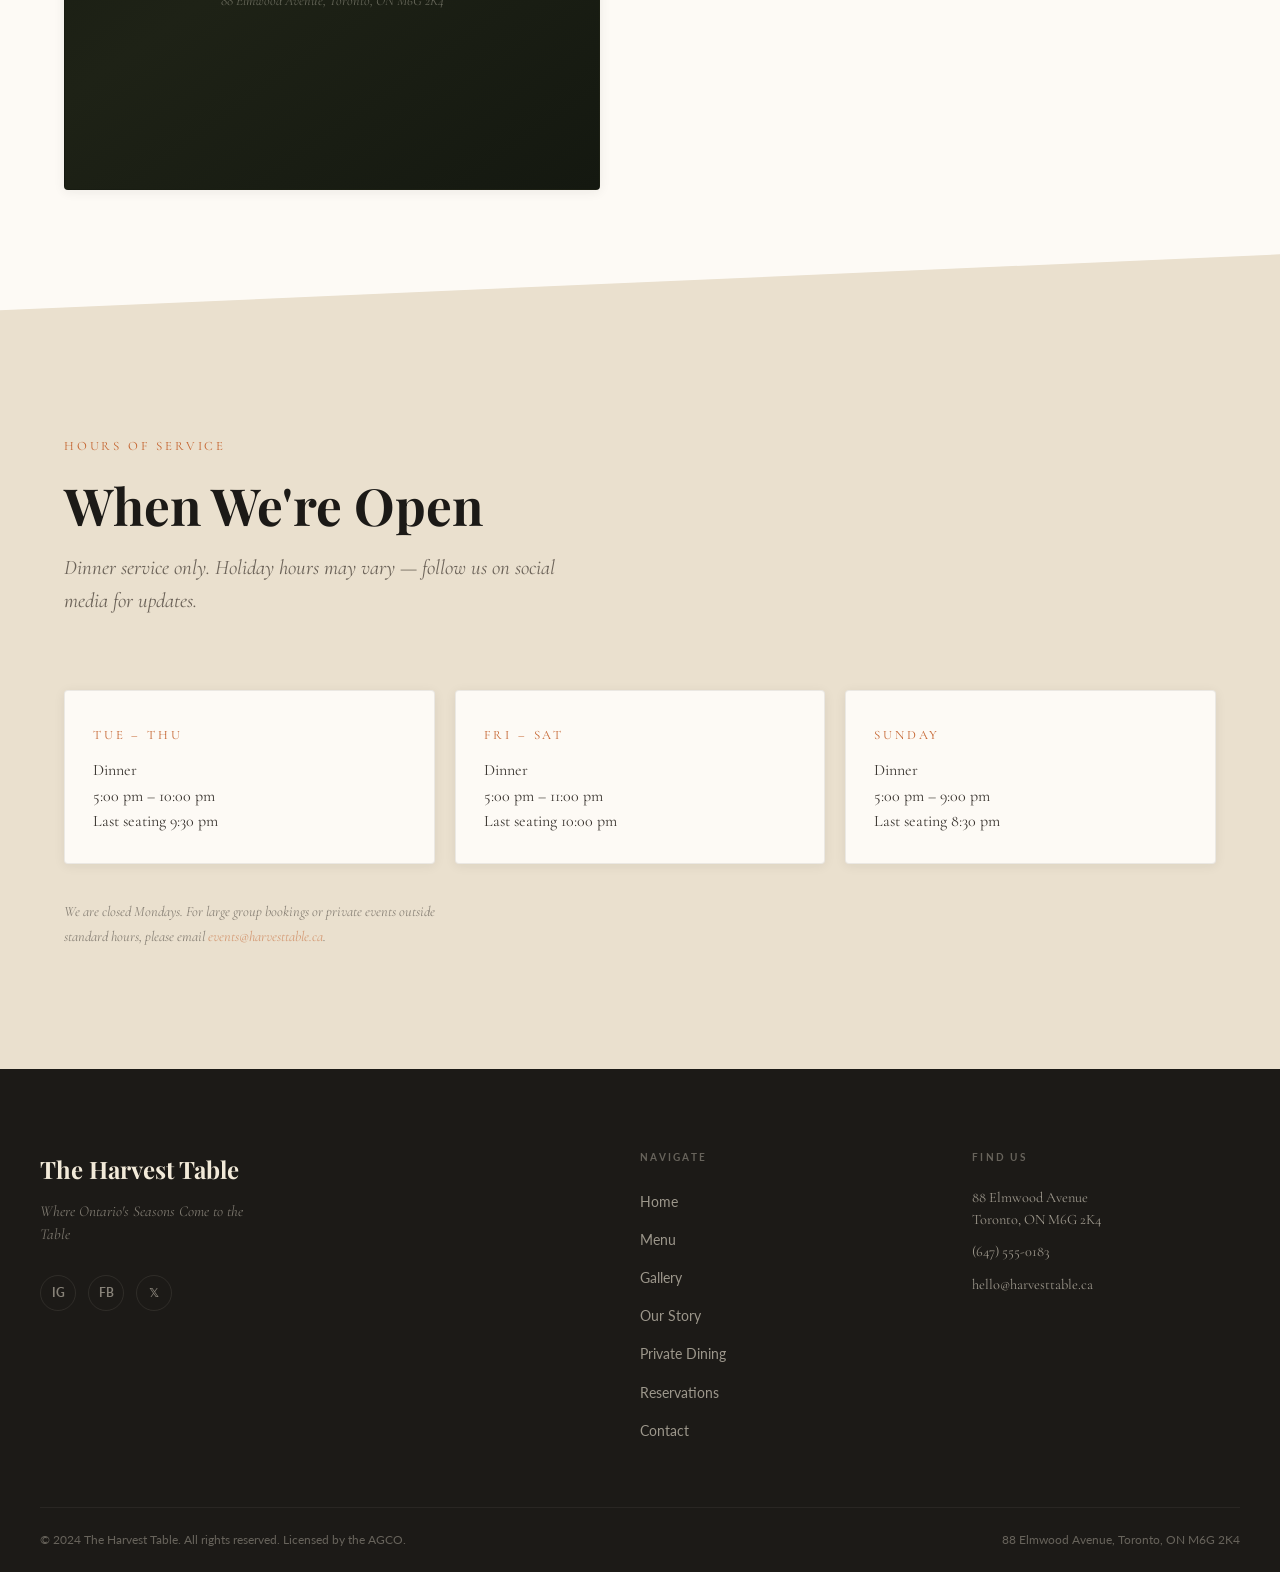
<file: contact.html>
﻿<!DOCTYPE html>
<html lang="en-CA">
<head>
  <meta charset="UTF-8" />
  <meta name="viewport" content="width=device-width, initial-scale=1.0" />
  <title>Contact — The Harvest Table</title>
  <meta name="description" content="Find The Harvest Table at 88 Elmwood Avenue, Toronto, ON. Call (647) 555-0183 or email us. Open Tuesday through Sunday for dinner service." />
  <link rel="preconnect" href="https://fonts.googleapis.com" />
  <link rel="preconnect" href="https://fonts.gstatic.com" crossorigin />
  <link href="https://fonts.googleapis.com/css2?family=Playfair+Display:ital,wght@0,400;0,600;0,700;1,400;1,700&family=Cormorant+Garamond:ital,wght@0,400;0,500;0,600;1,400;1,500;1,600&family=Lato:wght@300;400;700;900&display=swap" rel="stylesheet" />
  <link rel="stylesheet" href="styles.css" />
</head>
<body>

<!-- ═══════════════════════ NAV ═══════════════════════ -->
<nav class="nav nav--scrolled" id="nav" role="navigation" aria-label="Main navigation">
  <div class="nav__inner">
    <a href="index.html" class="nav__logo" aria-label="The Harvest Table — Home">The Harvest Table</a>
    <button class="nav__toggle" aria-expanded="false" aria-controls="nav-links" aria-label="Open navigation">
      <span></span><span></span><span></span>
    </button>
    <ul class="nav__links" id="nav-links">
      <li><a href="index.html">Home</a></li>
      <li><a href="menu.html">Menu</a></li>
      <li><a href="gallery.html">Gallery</a></li>
      <li><a href="about.html">Our Story</a></li>
      <li><a href="private-dining.html">Private Dining</a></li>
      <li><a href="reservations.html">Reservations</a></li>
      <li><a href="contact.html">Contact</a></li>
      <li><a href="reservations.html" class="nav__reserve">Reserve a Table</a></li>
    </ul>
  </div>
</nav>

<!-- ═══════════════════════ PAGE HERO ═══════════════════════ -->
<section class="page-hero" aria-label="Contact header">
  <img class="page-hero__bg-img" src="images/terrace.jpg" alt="" aria-hidden="true" />
  <div class="page-hero__overlay" role="presentation"></div>
  <div class="page-hero__content">
    <span class="label">We'd Love to Hear From You</span>
    <h1>Contact</h1>
    <p class="sub" style="max-width: 44ch; margin-top: 16px;">Phone, email, or stop by the neighbourhood — we're here.</p>
  </div>
</section>

<!-- ═══════════════════════ CONTACT DETAILS + FORM ═══════════════════════ -->
<section class="section section--white" aria-label="Contact information and form">
  <div style="max-width: var(--max-width); margin-inline: auto; padding-inline: 24px;">

    <div class="section__header reveal" style="margin-bottom: 56px;">
      <span class="label">Get in Touch</span>
      <h2>Find Us in the Annex</h2>
    </div>

    <div class="contact-layout">
      <!-- Contact Info -->
      <div class="reveal">
        <div class="contact-info">
          <div class="contact-info__item">
            <div class="contact-info__icon" aria-hidden="true">&#9742;</div>
            <div class="contact-info__meta">
              <span class="contact-info__type">Phone</span>
              <p class="contact-info__value"><a href="tel:6475550183">(647) 555-0183</a></p>
            </div>
          </div>

          <div class="contact-info__item">
            <div class="contact-info__icon" aria-hidden="true">&#9993;</div>
            <div class="contact-info__meta">
              <span class="contact-info__type">Email</span>
              <p class="contact-info__value"><a href="mailto:hello@harvesttable.ca">hello@harvesttable.ca</a></p>
            </div>
          </div>

          <div class="contact-info__item">
            <div class="contact-info__icon" aria-hidden="true">&#8982;</div>
            <div class="contact-info__meta">
              <span class="contact-info__type">Address</span>
              <p class="contact-info__value">88 Elmwood Avenue<br />Toronto, ON M6G 2K4</p>
            </div>
          </div>

          <div class="contact-info__item">
            <div class="contact-info__icon" aria-hidden="true">&#9965;</div>
            <div class="contact-info__meta">
              <span class="contact-info__type">Neighbourhood</span>
              <p class="contact-info__value">The Annex — a short walk from Christie or Bathurst TTC stations. Street parking available on Elmwood and Bloor. Green P at Bloor and Bathurst.</p>
            </div>
          </div>

          <div class="contact-info__item">
            <div class="contact-info__icon" aria-hidden="true">&#9679;</div>
            <div class="contact-info__meta">
              <span class="contact-info__type">Private Dining Enquiries</span>
              <p class="contact-info__value">For The Cellar (private room, up to 12 guests), bespoke menus, or event partnerships, email <a href="mailto:events@harvesttable.ca" style="color: var(--terracotta);">events@harvesttable.ca</a></p>
            </div>
          </div>
        </div>

        <!-- Map Placeholder -->
        <div class="map-placeholder" role="img" aria-label="Map showing The Harvest Table location at 88 Elmwood Avenue, Toronto">
          <!-- PHOTO SWAP INSTRUCTIONS:
               Option 1 — Google Maps embed: Replace this div with an <iframe> embed from Google Maps.
               Option 2 — Static map image: Replace with <img src="images/map.jpg" alt="Map to The Harvest Table">
               The aspect ratio is set to 4/3 in the CSS. -->
          <p class="map-placeholder__label">Map placeholder — embed Google Maps or add a static map image here<br />88 Elmwood Avenue, Toronto, ON M6G 2K4</p>
        </div>
      </div>

      <!-- Contact Form -->
      <div class="reveal reveal--delay-2">
        <h3 style="font-size: 1.75rem; margin-bottom: 32px;">Send Us a Message</h3>
        <form class="contact-form-wrap" data-form="contact" data-success="Your message has been sent. We typically respond within one business day." data-error="Something went wrong. Please email us directly at hello@harvesttable.ca" novalidate>

          <div class="form__row">
            <div class="form__field">
              <label for="contact-first">First Name</label>
              <input type="text" id="contact-first" name="first_name" placeholder="Isabelle" required autocomplete="given-name" />
            </div>
            <div class="form__field">
              <label for="contact-last">Last Name</label>
              <input type="text" id="contact-last" name="last_name" placeholder="Moreau" required autocomplete="family-name" />
            </div>
          </div>

          <div class="form__field">
            <label for="contact-email">Email Address</label>
            <input type="email" id="contact-email" name="email" placeholder="isabelle@example.com" required autocomplete="email" />
          </div>

          <div class="form__field">
            <label for="contact-subject">Subject</label>
            <select id="contact-subject" name="subject">
              <option value="" disabled selected>What's this about?</option>
              <option value="reservation">Reservation enquiry</option>
              <option value="private-dining">Private dining / events</option>
              <option value="media">Media or press</option>
              <option value="partnership">Partnership or supplier</option>
              <option value="feedback">Feedback</option>
              <option value="other">Something else</option>
            </select>
          </div>

          <div class="form__field">
            <label for="contact-message">Message</label>
            <textarea id="contact-message" name="message" placeholder="Tell us what's on your mind…" rows="6" required></textarea>
          </div>

          <div class="form__submit">
            <button type="submit" class="btn btn--primary" data-label="Send Message">Send Message</button>
          </div>

          <div class="form-status" role="alert" aria-live="polite"></div>
        </form>
      </div>
    </div>

  </div>
</section>

<!-- ═══════════════════════ HOURS GRID ═══════════════════════ -->
<section class="section section--cream section--clip-top" aria-label="Hours of operation">
  <div class="container">
    <div class="section__header reveal">
      <span class="label">Hours of Service</span>
      <h2>When We're Open</h2>
      <p class="sub">Dinner service only. Holiday hours may vary — follow us on social media for updates.</p>
    </div>

    <div class="hours-grid">
      <div class="hours-card reveal reveal--delay-1">
        <span class="label">Tue – Thu</span>
        <p>Dinner<br />5:00 pm – 10:00 pm<br />Last seating 9:30 pm</p>
      </div>
      <div class="hours-card reveal reveal--delay-2">
        <span class="label">Fri – Sat</span>
        <p>Dinner<br />5:00 pm – 11:00 pm<br />Last seating 10:00 pm</p>
      </div>
      <div class="hours-card reveal reveal--delay-3">
        <span class="label">Sunday</span>
        <p>Dinner<br />5:00 pm – 9:00 pm<br />Last seating 8:30 pm</p>
      </div>
    </div>

    <p class="reveal" style="margin-top: 36px; opacity: 0.55; font-family: var(--font-sub); font-style: italic; font-size: 0.9rem;">
      We are closed Mondays. For large group bookings or private events outside standard hours, please email <a href="mailto:events@harvesttable.ca" style="color: var(--terracotta);">events@harvesttable.ca</a>.
    </p>
  </div>
</section>

<!-- ═══════════════════════ FOOTER ═══════════════════════ -->
<footer class="footer" role="contentinfo">
  <div class="footer__inner">
    <div class="footer__brand">
      <p class="footer__logo">The Harvest Table</p>
      <p class="footer__tagline">Where Ontario's Seasons Come to the Table</p>
      <nav class="footer__social" aria-label="Social media">
        <a href="#" aria-label="Instagram">IG</a>
        <a href="#" aria-label="Facebook">FB</a>
        <a href="#" aria-label="Twitter / X">𝕏</a>
      </nav>
    </div>
    <div class="footer__col">
      <p class="footer__col-heading">Navigate</p>
      <ul class="footer__nav-list">
        <li><a href="index.html">Home</a></li>
        <li><a href="menu.html">Menu</a></li>
        <li><a href="gallery.html">Gallery</a></li>
        <li><a href="about.html">Our Story</a></li>
        <li><a href="private-dining.html">Private Dining</a></li>
        <li><a href="reservations.html">Reservations</a></li>
        <li><a href="contact.html">Contact</a></li>
      </ul>
    </div>
    <div class="footer__col">
      <p class="footer__col-heading">Find Us</p>
      <ul class="footer__contact-list">
        <li>88 Elmwood Avenue<br />Toronto, ON M6G 2K4</li>
        <li><a href="tel:6475550183">(647) 555-0183</a></li>
        <li><a href="mailto:hello@harvesttable.ca">hello@harvesttable.ca</a></li>
      </ul>
    </div>
  </div>
  <div class="footer__bottom">
    <p>&copy; 2024 The Harvest Table. All rights reserved. Licensed by the AGCO.</p>
    <p>88 Elmwood Avenue, Toronto, ON M6G 2K4</p>
  </div>
</footer>

<script src="main.js"></script>
</body>
</html>
</file>
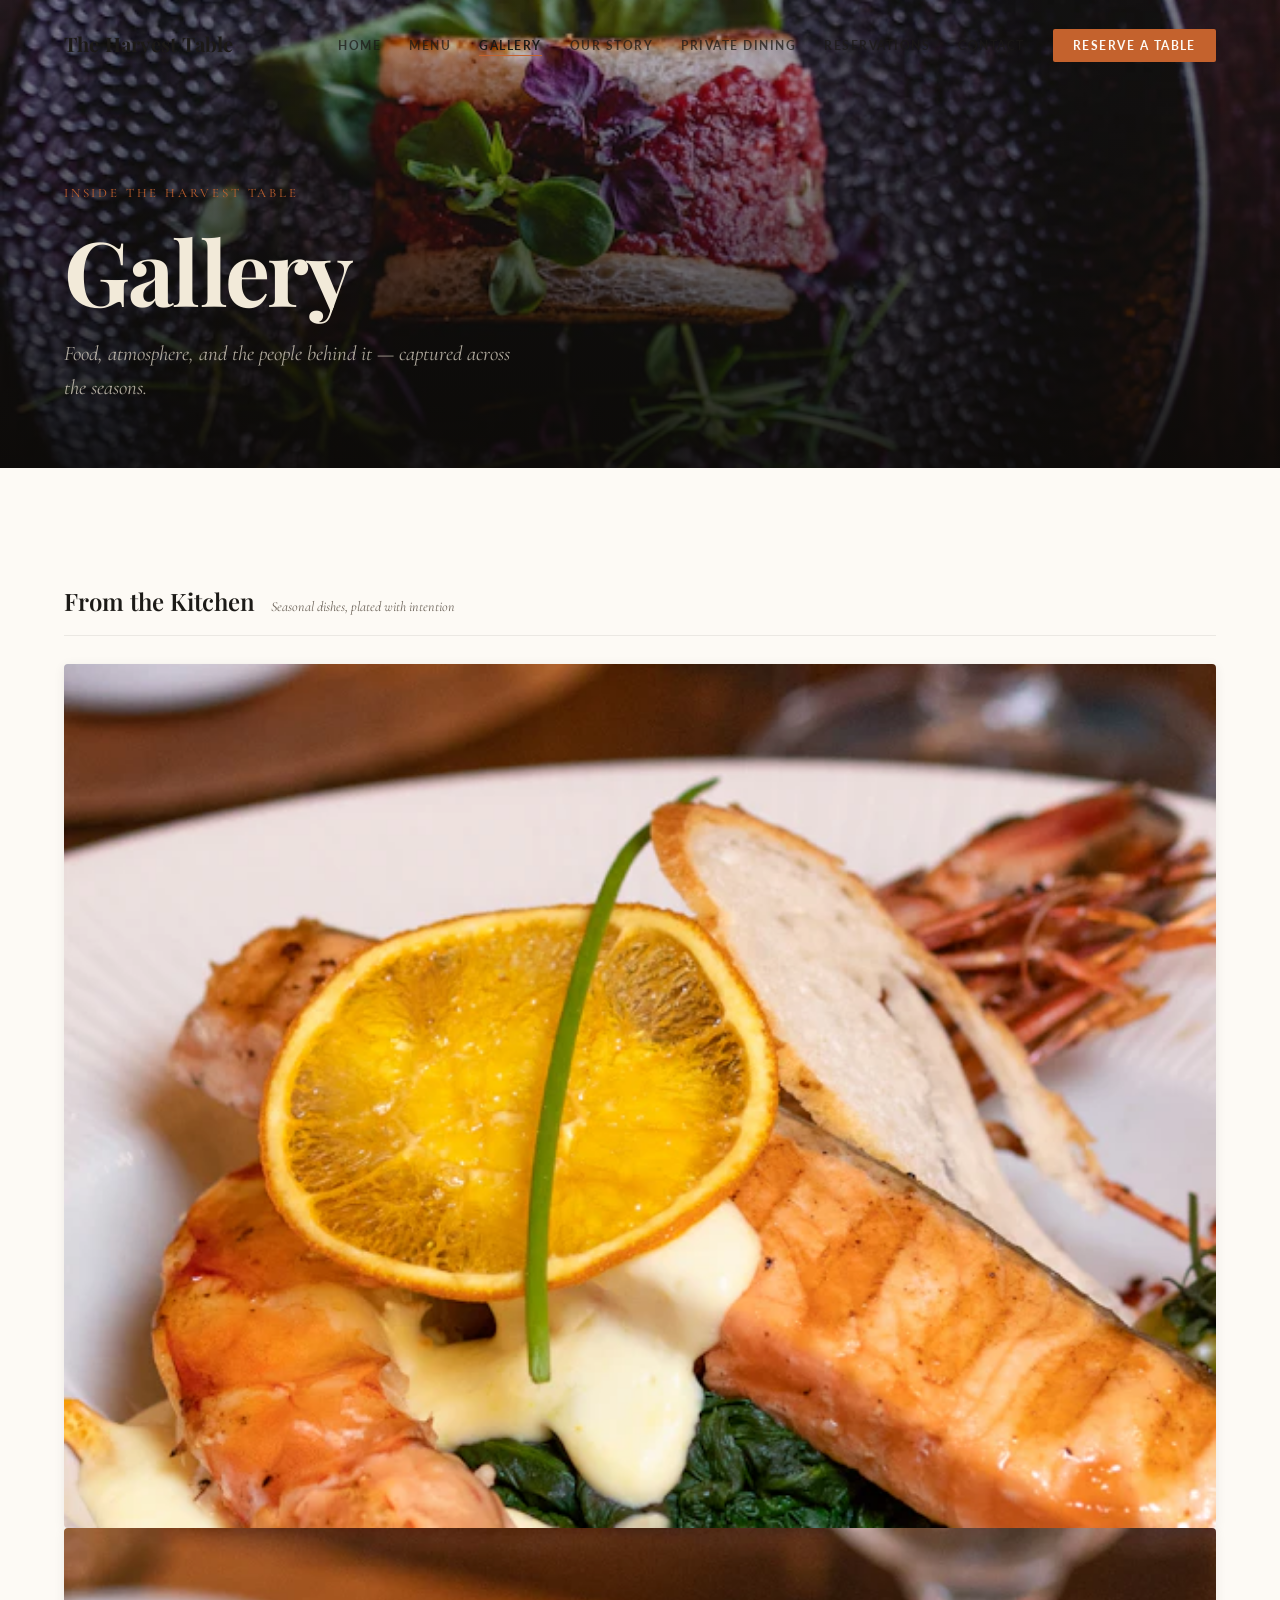
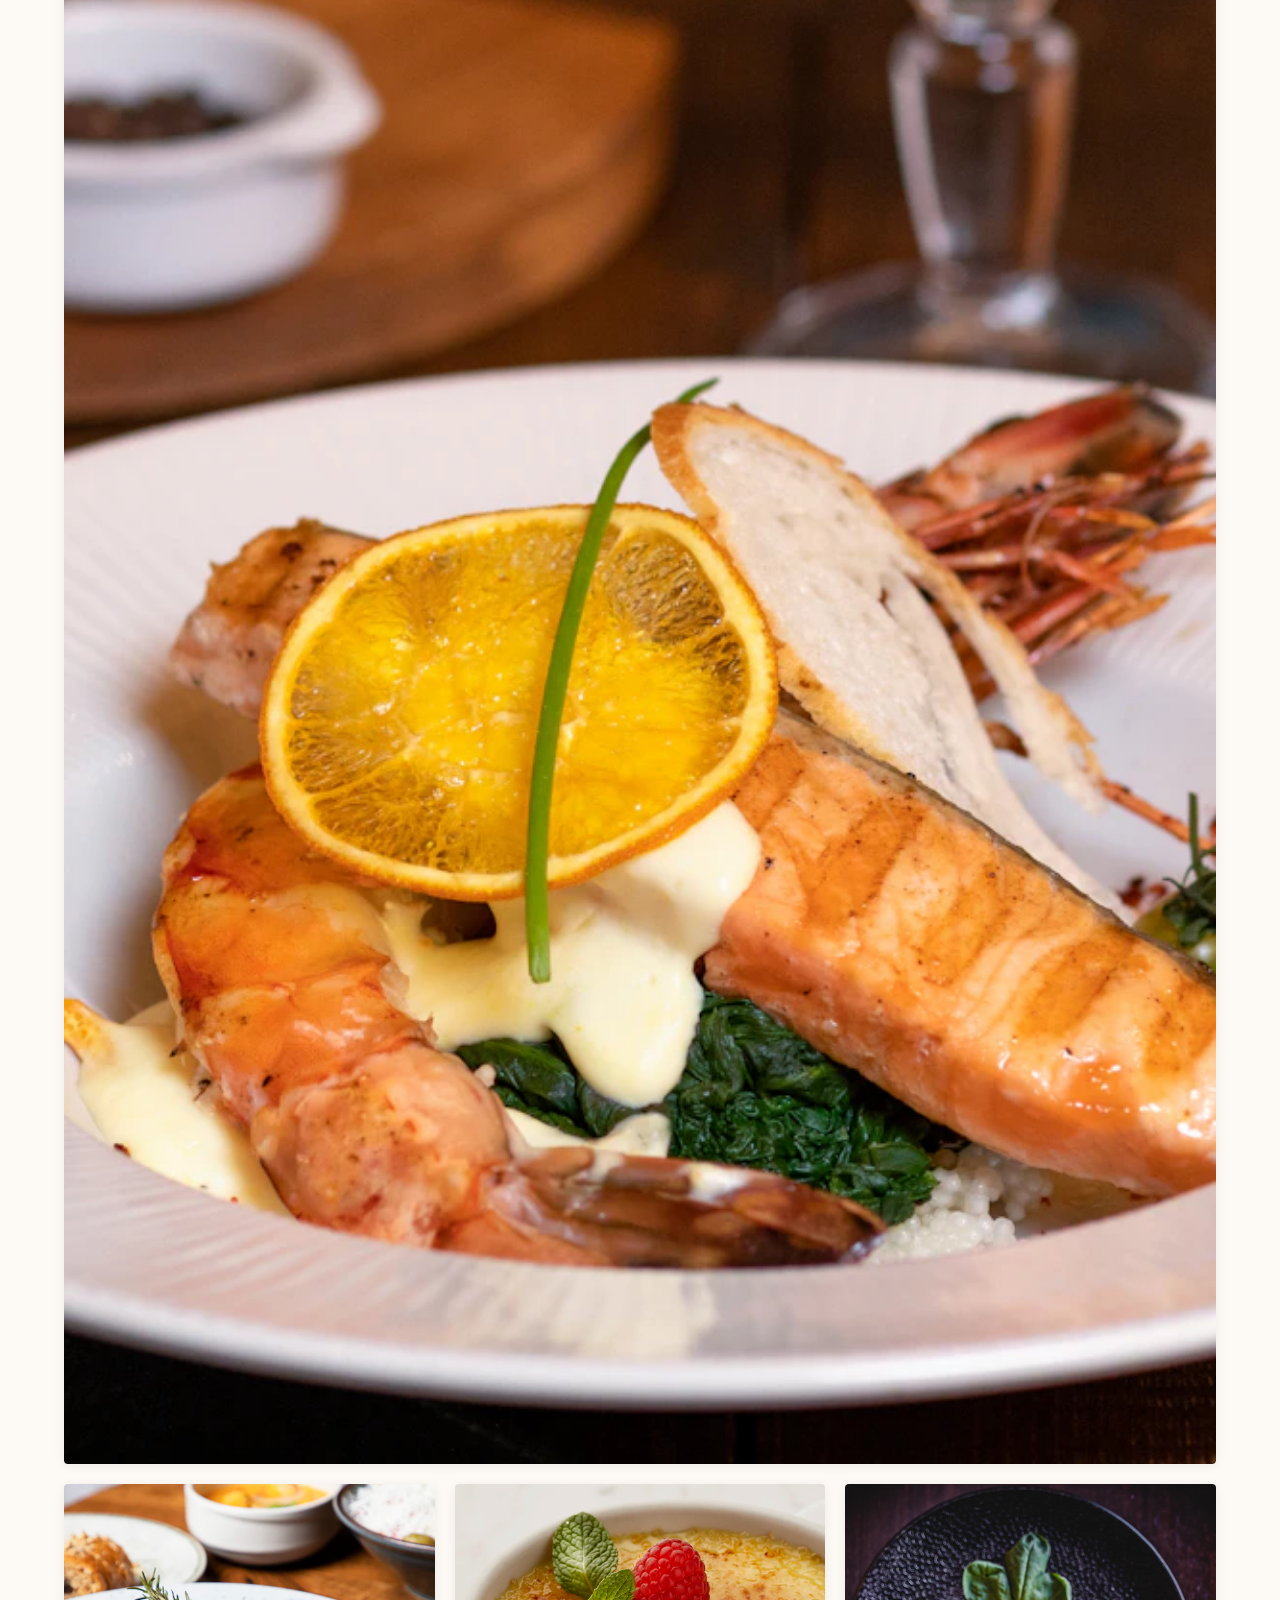
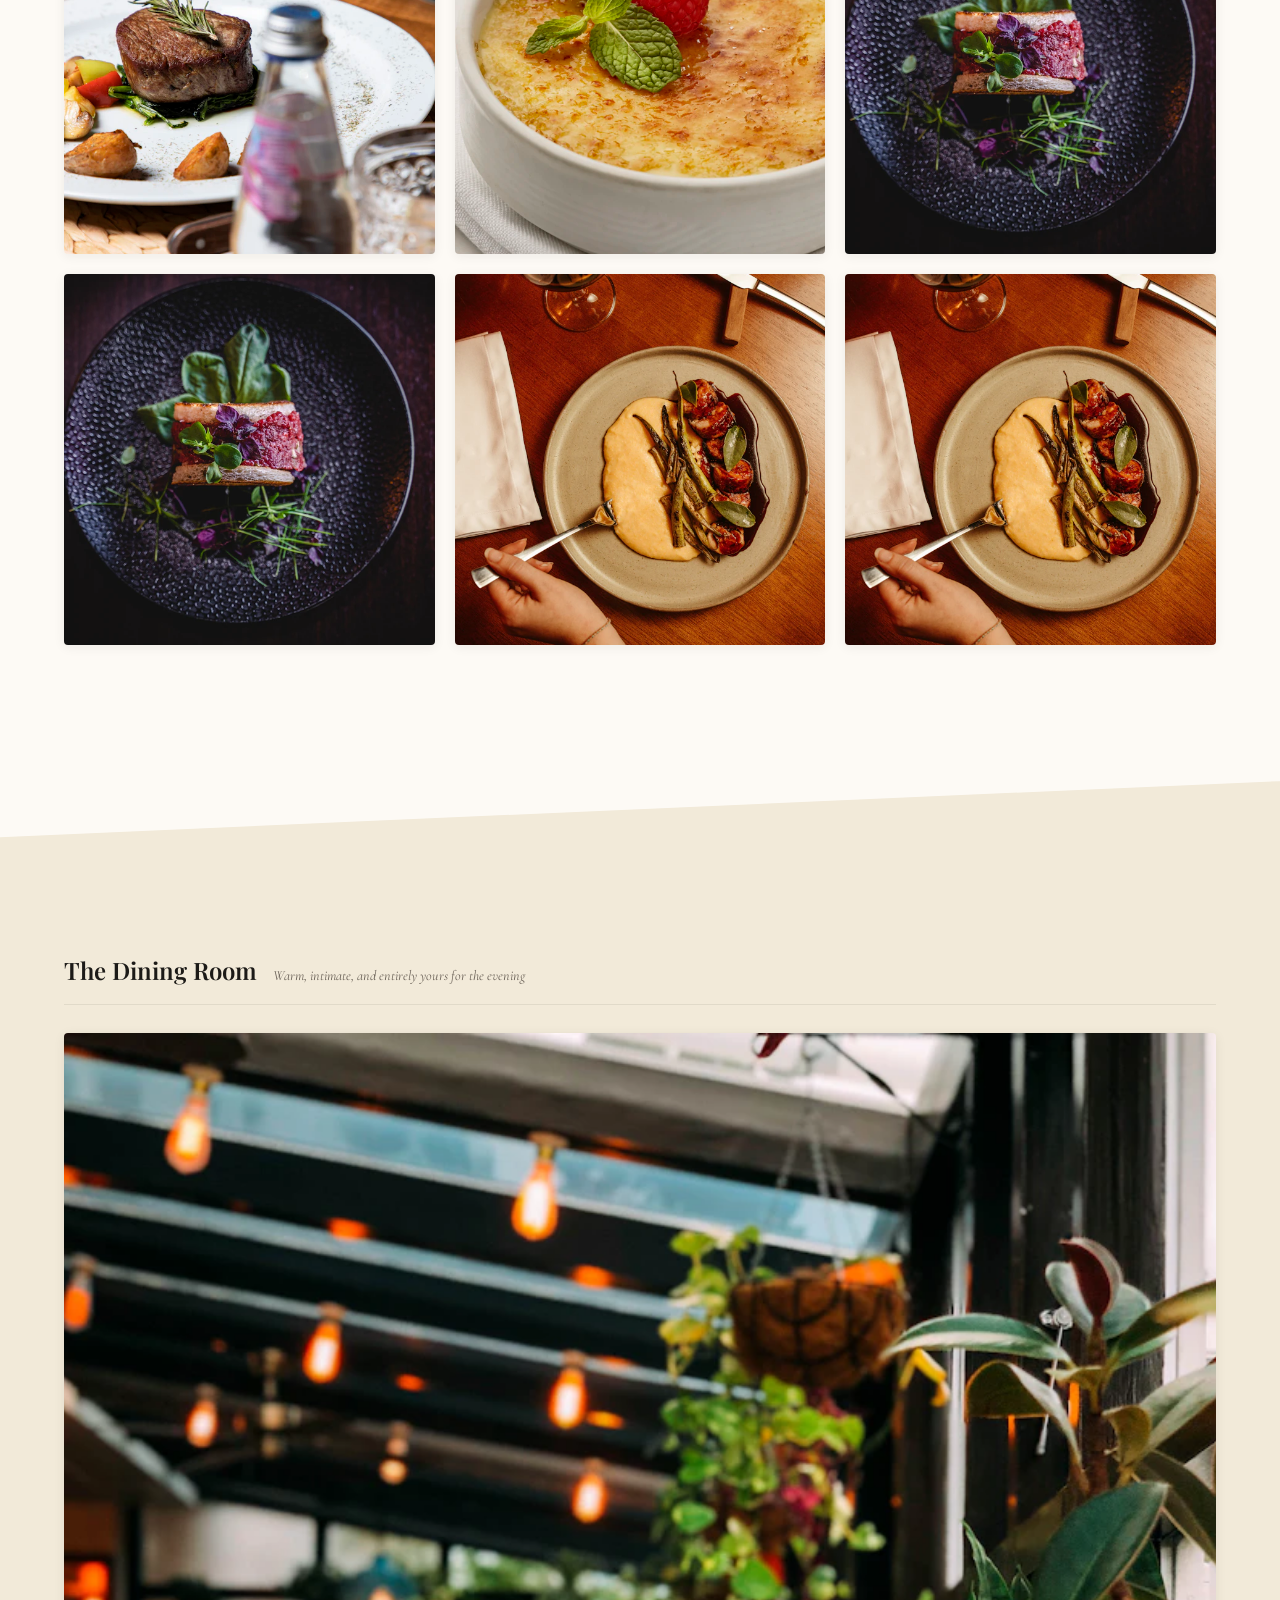
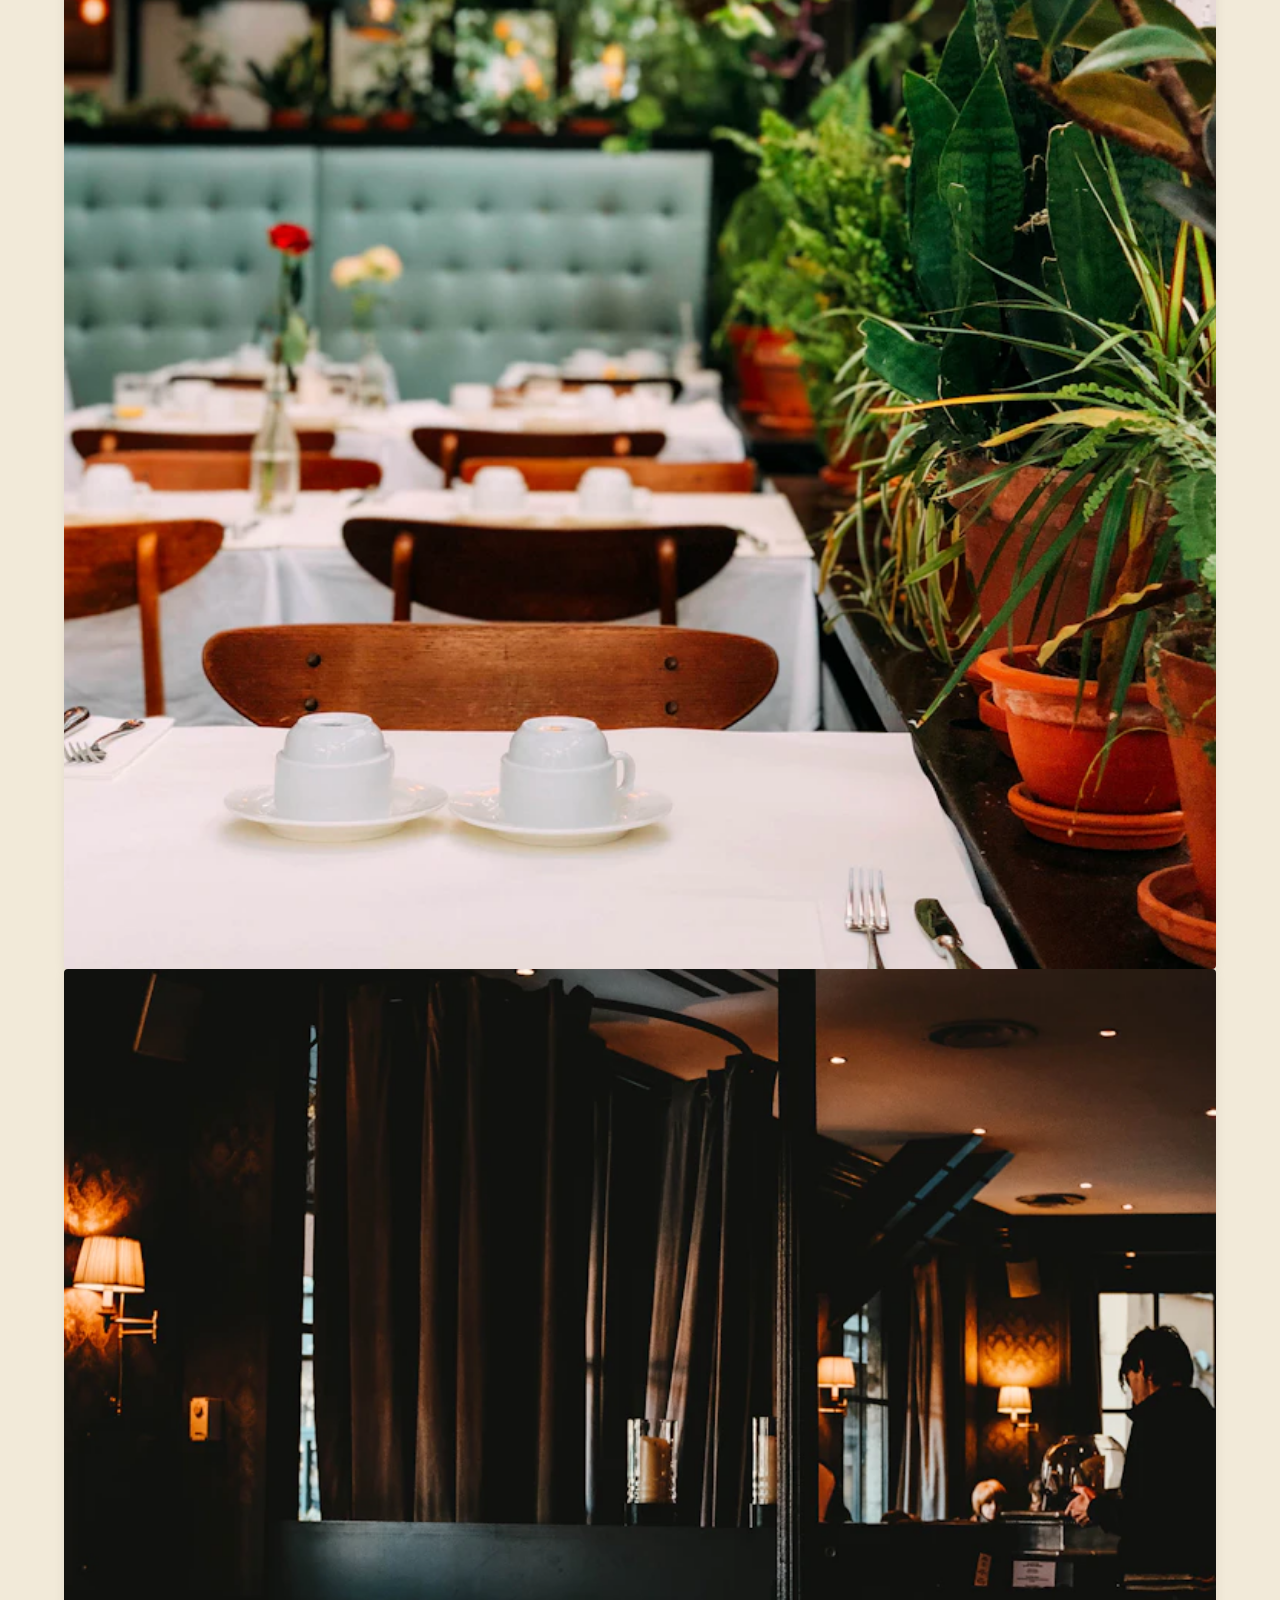
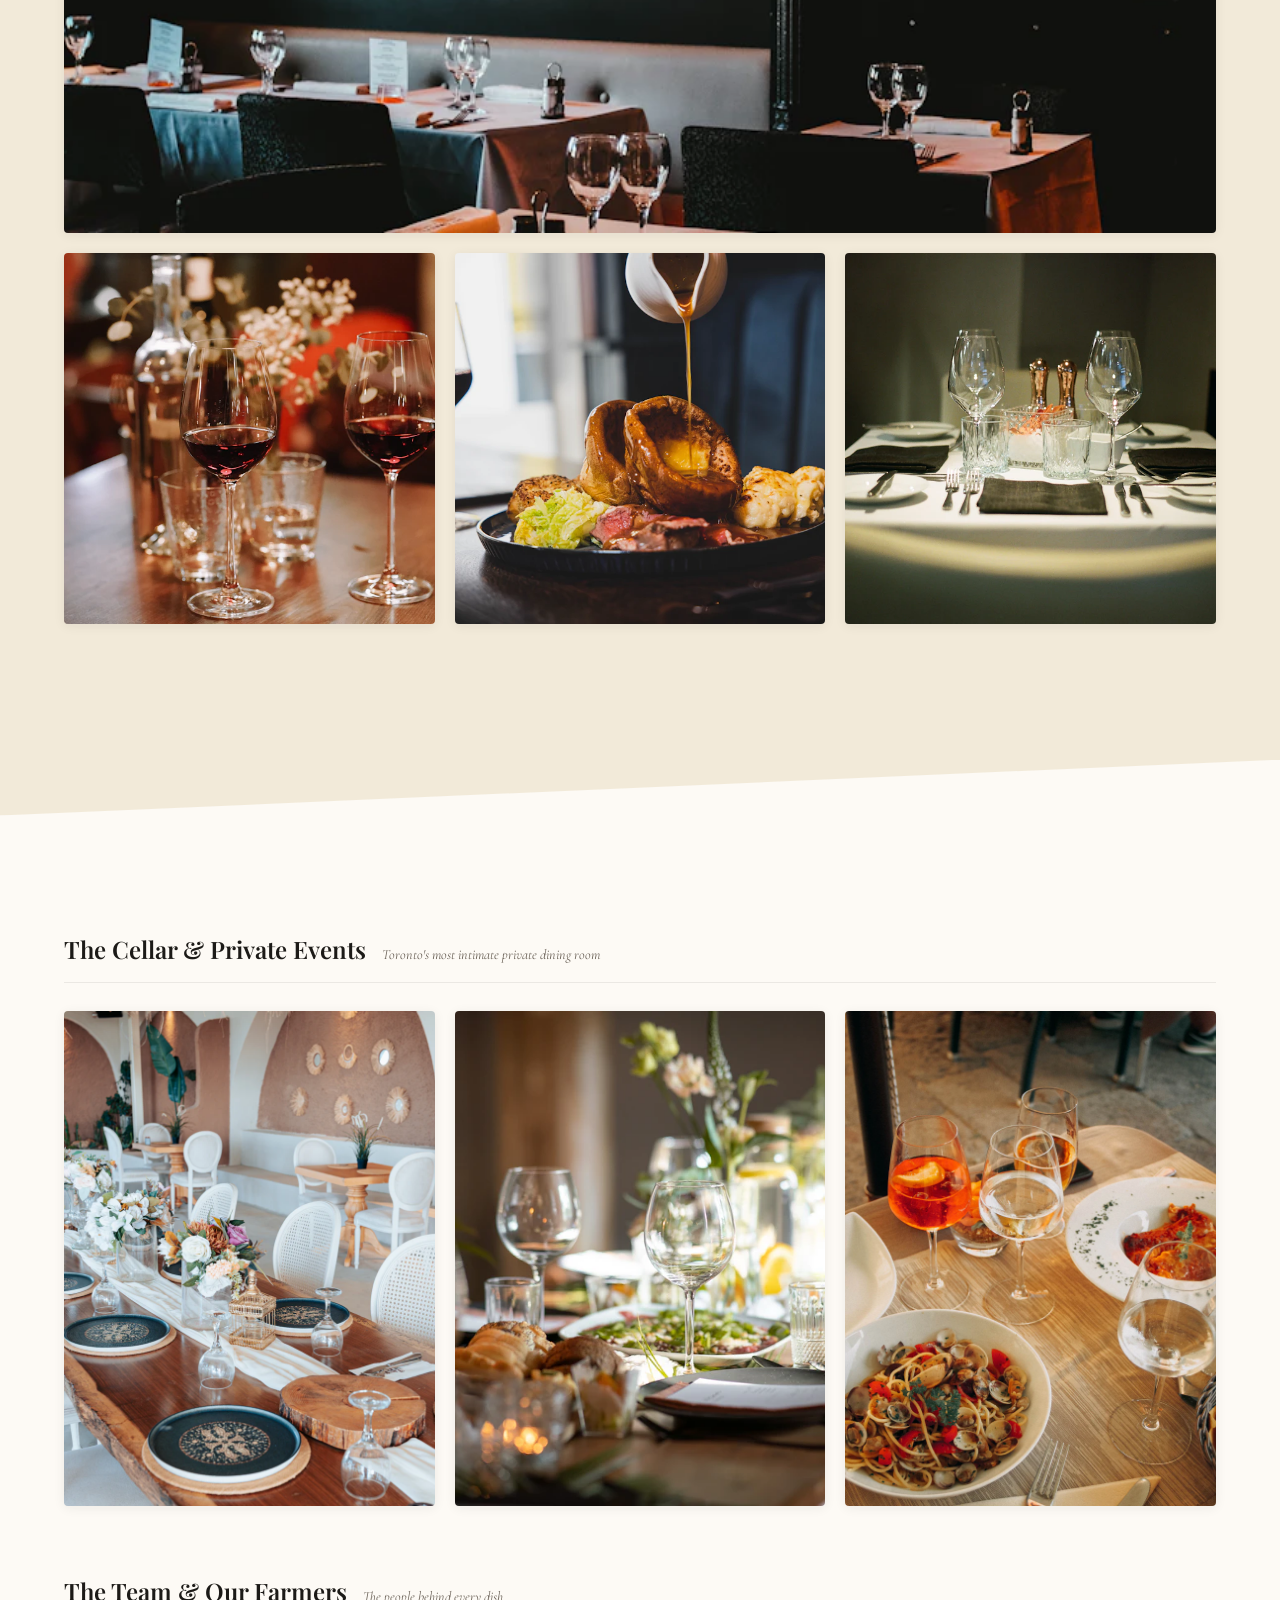
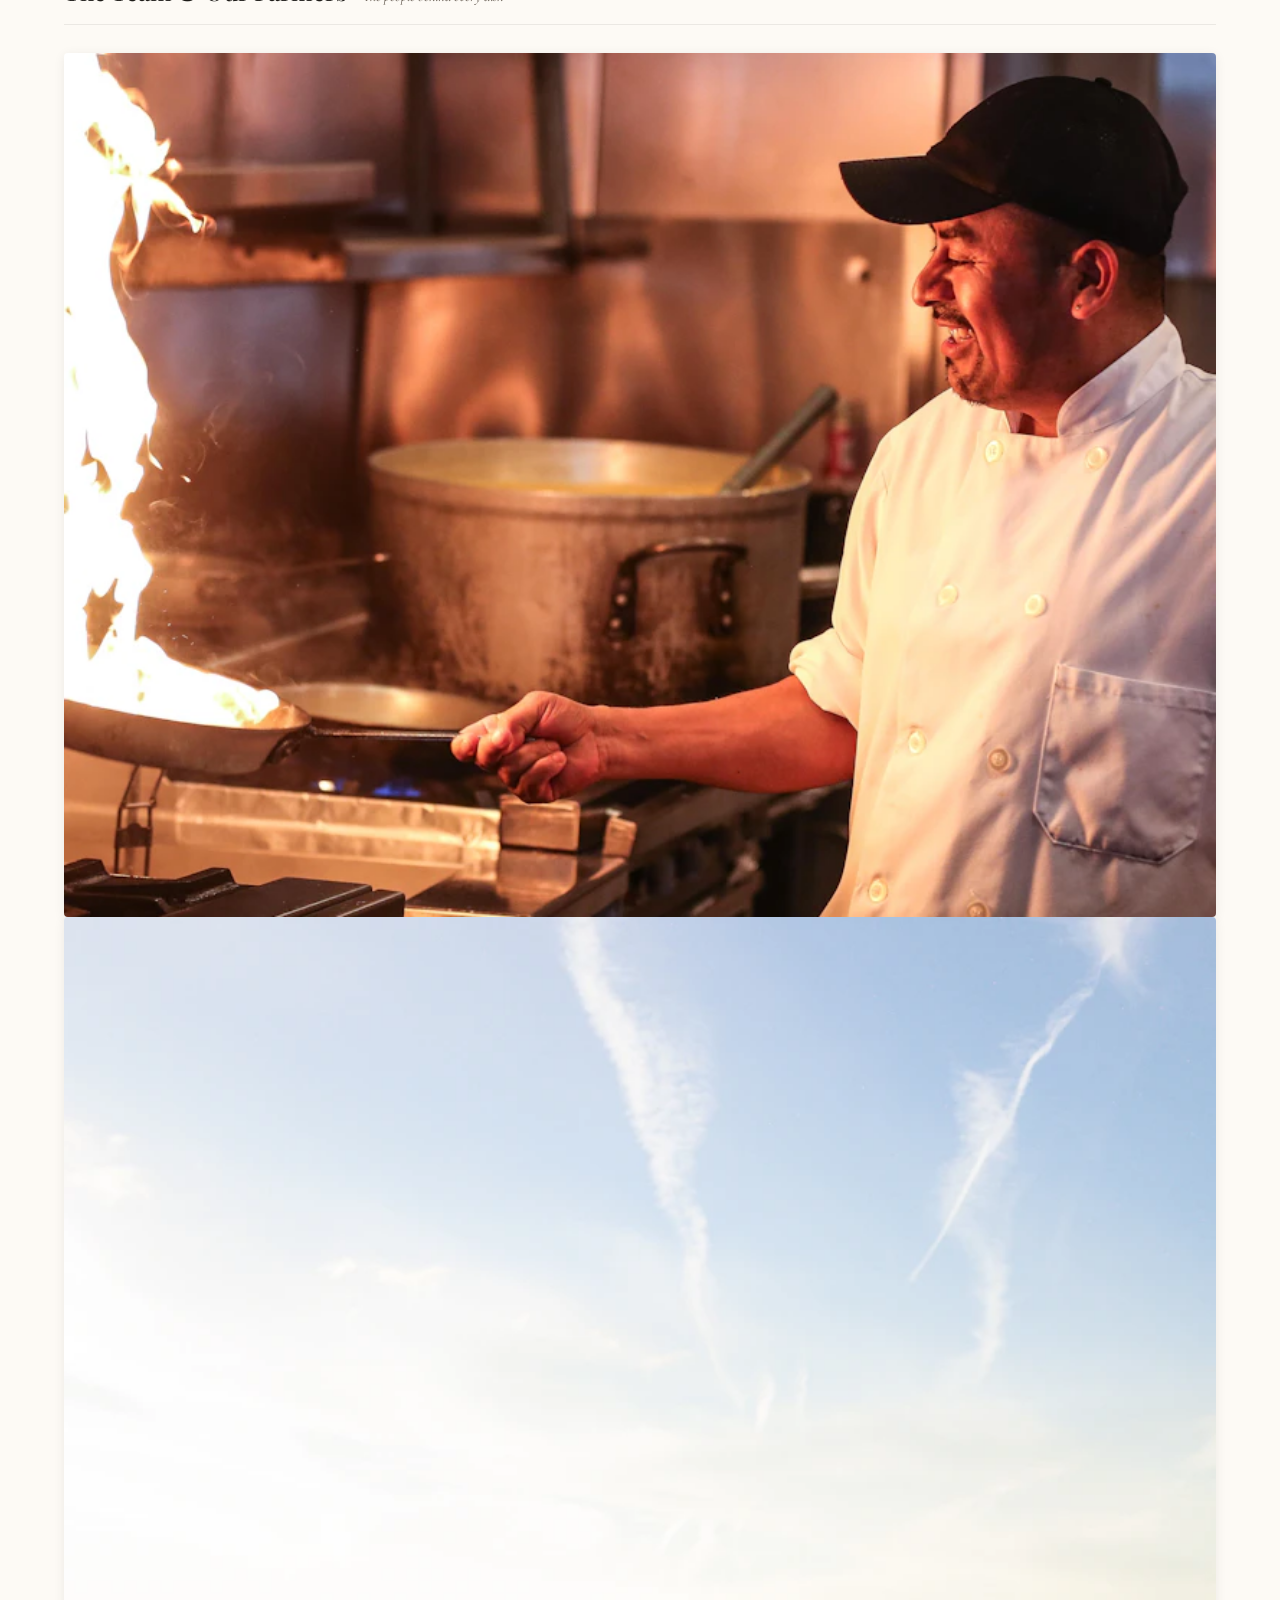
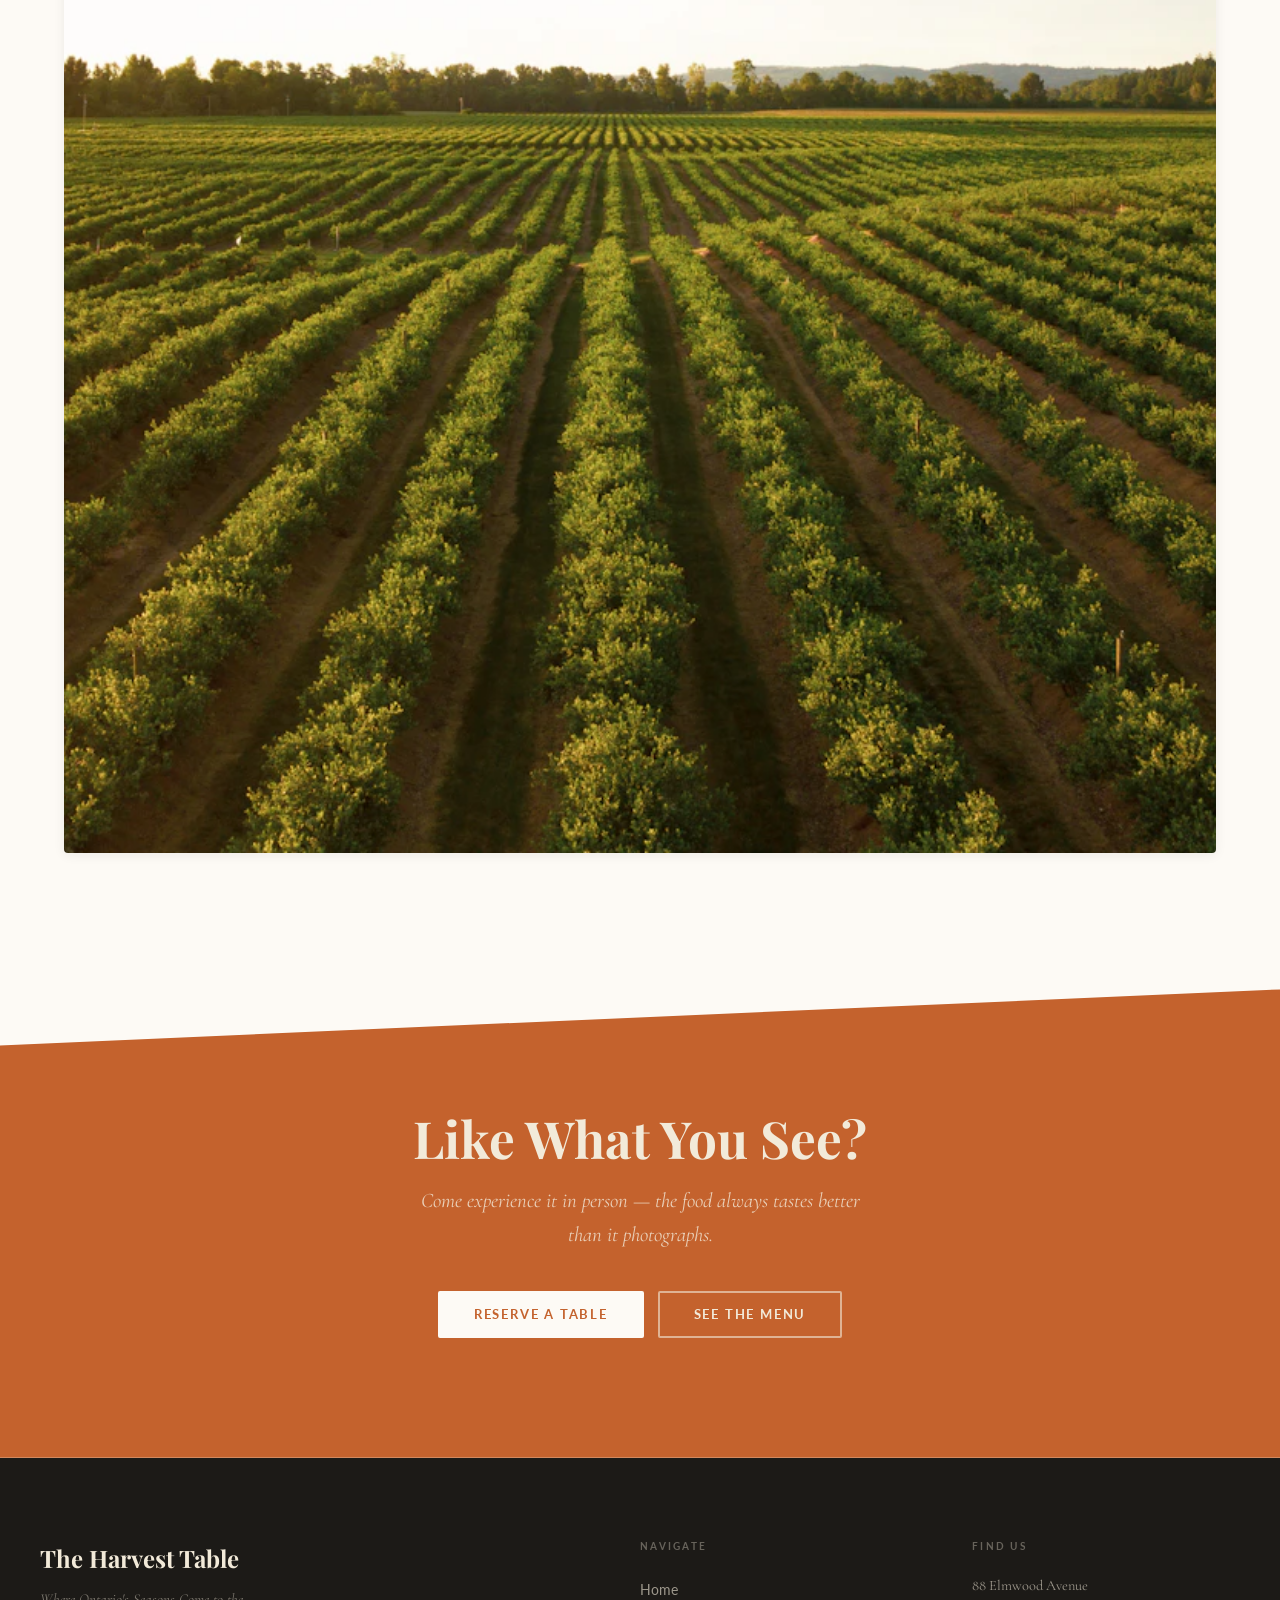
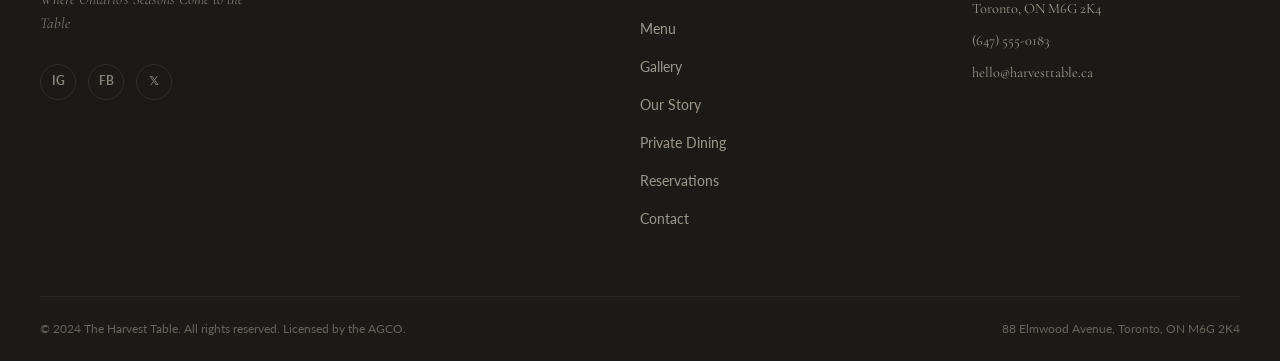
<file: gallery.html>
﻿<!DOCTYPE html>
<html lang="en-CA">
<head>
  <meta charset="UTF-8" />
  <meta name="viewport" content="width=device-width, initial-scale=1.0" />
  <title>Gallery — The Harvest Table</title>
  <meta name="description" content="A visual look inside The Harvest Table — our food, dining room, team, and private events. Toronto farm-to-table dining at its most beautiful." />
  <link rel="preconnect" href="https://fonts.googleapis.com" />
  <link rel="preconnect" href="https://fonts.gstatic.com" crossorigin />
  <link href="https://fonts.googleapis.com/css2?family=Playfair+Display:ital,wght@0,400;0,600;0,700;1,400;1,700&family=Cormorant+Garamond:ital,wght@0,400;0,500;0,600;1,400;1,500;1,600&family=Lato:wght@300;400;700;900&display=swap" rel="stylesheet" />
  <link rel="stylesheet" href="styles.css" />
</head>
<body>

<!-- ═══════════════════════ NAV ═══════════════════════ -->
<nav class="nav nav--scrolled" id="nav" role="navigation" aria-label="Main navigation">
  <div class="nav__inner">
    <a href="index.html" class="nav__logo">The Harvest Table</a>
    <button class="nav__toggle" aria-expanded="false" aria-controls="nav-links" aria-label="Open navigation">
      <span></span><span></span><span></span>
    </button>
    <ul class="nav__links" id="nav-links">
      <li><a href="index.html">Home</a></li>
      <li><a href="menu.html">Menu</a></li>
      <li><a href="gallery.html">Gallery</a></li>
      <li><a href="about.html">Our Story</a></li>
      <li><a href="private-dining.html">Private Dining</a></li>
      <li><a href="reservations.html">Reservations</a></li>
      <li><a href="contact.html">Contact</a></li>
      <li><a href="reservations.html" class="nav__reserve">Reserve a Table</a></li>
    </ul>
  </div>
</nav>

<!-- ═══════════════════════ PAGE HERO ═══════════════════════ -->
<section class="page-hero" aria-label="Gallery header">
  <img class="page-hero__bg-img" src="images/dish-4.jpg" alt="" aria-hidden="true" />
  <div class="page-hero__overlay" role="presentation"></div>
  <div class="page-hero__content">
    <span class="label">Inside The Harvest Table</span>
    <h1>Gallery</h1>
    <p class="sub">Food, atmosphere, and the people behind it — captured across the seasons.</p>
  </div>
</section>

<!-- ═══════════════════════ FOOD GALLERY ═══════════════════════ -->
<section class="section section--white" aria-label="Food photography">
  <div class="container">

    <div class="gallery-category reveal">
      <div class="gallery-category__header">
        <h3>From the Kitchen</h3>
        <span class="gallery-category__count">Seasonal dishes, plated with intention</span>
      </div>

      <!-- Featured row: one wide + one tall -->
      <div class="gallery-grid--featured" style="margin-bottom: 20px;">
        <div class="gallery-item gallery-item--hero">
          <img src="images/dish-1.jpg" alt="Seared Lake Erie pickerel with leek fondue, a Harvest Table signature dish" loading="lazy" />
        </div>
        <div class="gallery-item gallery-item--tall">
          <img src="images/dish-1.jpg" alt="Butter Tart Cheesecake with Ontario maple-pecan filling and salted caramel" loading="lazy" />
        </div>
      </div>

      <!-- Three-column grid -->
      <div class="gallery-grid">
        <div class="gallery-item gallery-item--square">
          <img src="images/dish-2.jpg" alt="Braised Grey County short rib with celery root purée" loading="lazy" />
        </div>
        <div class="gallery-item gallery-item--square">
          <img src="images/dish-3.jpg" alt="Maple Crème Brûlée with Niagara Peninsula maple syrup and seasonal berries" loading="lazy" />
        </div>
        <div class="gallery-item gallery-item--square">
          <img src="images/dish-4.jpg" alt="Ontario artisan cheese board with honeycomb, house preserves, and seed crisps" loading="lazy" />
        </div>
        <div class="gallery-item gallery-item--square">
          <img src="images/dish-4.jpg" alt="Wild mushroom toast on house sourdough with truffle crème and aged parmesan" loading="lazy" />
        </div>
        <div class="gallery-item gallery-item--square">
          <img src="images/dish-5.jpg" alt="Niagara Peninsula duck breast with sour cherry gastrique and potato rösti" loading="lazy" />
        </div>
        <div class="gallery-item gallery-item--square">
          <img src="images/dish-5.jpg" alt="Hand-rolled ricotta gnocchi with brown butter, sage and pine nuts" loading="lazy" />
        </div>
      </div>
    </div>

  </div>
</section>

<!-- ═══════════════════════ DINING ROOM GALLERY ═══════════════════════ -->
<section class="section section--parchment section--clip-top" aria-label="Dining room photos">
  <div class="container">
    <div class="gallery-category reveal">
      <div class="gallery-category__header">
        <h3>The Dining Room</h3>
        <span class="gallery-category__count">Warm, intimate, and entirely yours for the evening</span>
      </div>

      <div class="gallery-grid--featured" style="margin-bottom: 20px;">
        <div class="gallery-item gallery-item--tall" style="order: 2;">
          <img src="images/interior.jpg" alt="The warm candlelit main dining room of The Harvest Table, set for dinner service" loading="lazy" />
        </div>
        <div class="gallery-item gallery-item--hero" style="order: 1;">
          <img src="images/interior-2.jpg" alt="Detail of table setting at The Harvest Table — linen, glassware, and seasonal floral arrangement" loading="lazy" />
        </div>
      </div>

      <div class="gallery-grid">
        <div class="gallery-item gallery-item--square">
          <img src="images/wine-service.jpg" alt="Bar area at The Harvest Table with VQA wine selection on display" loading="lazy" />
        </div>
        <div class="gallery-item gallery-item--square">
          <img src="images/food-wine.jpg" alt="Evening light through the front windows of The Harvest Table on Elmwood Avenue" loading="lazy" />
        </div>
        <div class="gallery-item gallery-item--square">
          <img src="images/terrace.jpg" alt="The summer patio at The Harvest Table, set for al fresco dining" loading="lazy" />
        </div>
      </div>
    </div>
  </div>
</section>

<!-- ═══════════════════════ PRIVATE DINING + TEAM GALLERY ═══════════════════════ -->
<section class="section section--white section--clip-top" aria-label="Private dining and team photos">
  <div class="container">

    <div class="gallery-category reveal">
      <div class="gallery-category__header">
        <h3>The Cellar &amp; Private Events</h3>
        <span class="gallery-category__count">Toronto's most intimate private dining room</span>
      </div>
      <div class="gallery-grid">
        <div class="gallery-item gallery-item--tall">
          <img src="images/cellar.jpg" alt="The Cellar private dining room set for a twelve-person dinner with candlelight and seasonal flowers" loading="lazy" />
        </div>
        <div class="gallery-item gallery-item--tall">
          <img src="images/event.jpg" alt="A private celebration dinner in The Cellar, with guests toasting over VQA wine" loading="lazy" />
        </div>
        <div class="gallery-item gallery-item--tall">
          <img src="images/wine.jpg" alt="VQA wine selection from the Niagara Peninsula, poured at The Cellar" loading="lazy" />
        </div>
      </div>
    </div>

    <div class="gallery-category reveal" style="margin-top: 72px;">
      <div class="gallery-category__header">
        <h3>The Team &amp; Our Farmers</h3>
        <span class="gallery-category__count">The people behind every dish</span>
      </div>
      <div class="gallery-grid--featured">
        <div class="gallery-item gallery-item--hero">
          <img src="images/chef.jpg" alt="Chef Isabelle Moreau in the kitchen during prep service at The Harvest Table" loading="lazy" />
        </div>
        <div class="gallery-item gallery-item--tall">
          <img src="images/farm.jpg" alt="Thomas Andrade of Andrade Family Farm in Prince Edward County, one of our key farm partners" loading="lazy" />
        </div>
      </div>
    </div>

  </div>
</section>

<!-- ═══════════════════════ CTA ═══════════════════════ -->
<section class="section section--terracotta section--clip-top cta-banner" aria-label="Reservation CTA">
  <h2 class="reveal">Like What You See?</h2>
  <p class="sub reveal reveal--delay-1">Come experience it in person — the food always tastes better than it photographs.</p>
  <div class="cta-banner__actions reveal reveal--delay-2">
    <a href="reservations.html" class="btn btn--white">Reserve a Table</a>
    <a href="menu.html" class="btn btn--outline-light">See the Menu</a>
  </div>
</section>

<!-- ═══════════════════════ FOOTER ═══════════════════════ -->
<footer class="footer" role="contentinfo">
  <div class="footer__inner">
    <div class="footer__brand">
      <p class="footer__logo">The Harvest Table</p>
      <p class="footer__tagline">Where Ontario's Seasons Come to the Table</p>
      <nav class="footer__social" aria-label="Social media">
        <a href="#" aria-label="Instagram">IG</a>
        <a href="#" aria-label="Facebook">FB</a>
        <a href="#" aria-label="Twitter / X">𝕏</a>
      </nav>
    </div>
    <div class="footer__col">
      <p class="footer__col-heading">Navigate</p>
      <ul class="footer__nav-list">
        <li><a href="index.html">Home</a></li>
        <li><a href="menu.html">Menu</a></li>
        <li><a href="gallery.html">Gallery</a></li>
        <li><a href="about.html">Our Story</a></li>
        <li><a href="private-dining.html">Private Dining</a></li>
        <li><a href="reservations.html">Reservations</a></li>
        <li><a href="contact.html">Contact</a></li>
      </ul>
    </div>
    <div class="footer__col">
      <p class="footer__col-heading">Find Us</p>
      <ul class="footer__contact-list">
        <li>88 Elmwood Avenue<br />Toronto, ON M6G 2K4</li>
        <li><a href="tel:6475550183">(647) 555-0183</a></li>
        <li><a href="mailto:hello@harvesttable.ca">hello@harvesttable.ca</a></li>
      </ul>
    </div>
  </div>
  <div class="footer__bottom">
    <p>&copy; 2024 The Harvest Table. All rights reserved. Licensed by the AGCO.</p>
    <p>88 Elmwood Avenue, Toronto, ON M6G 2K4</p>
  </div>
</footer>

<script src="main.js"></script>
</body>
</html>
</file>
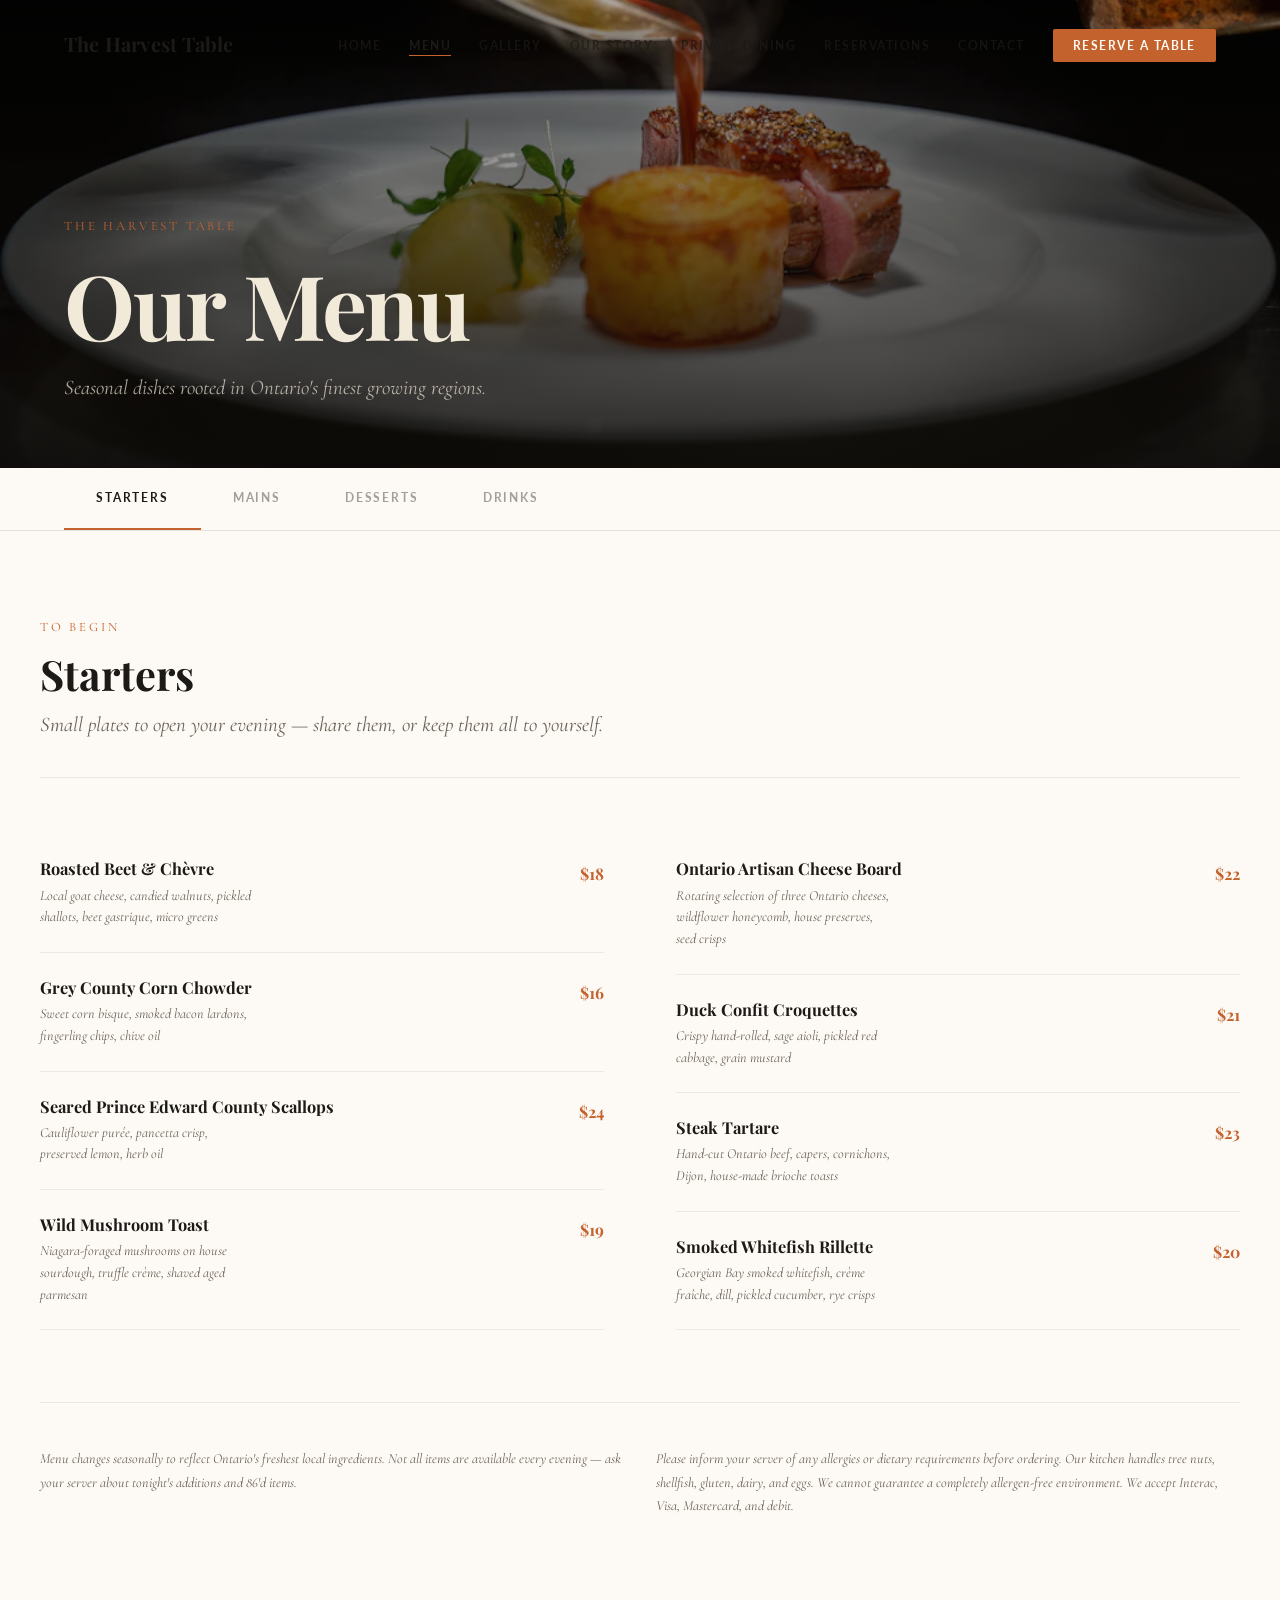
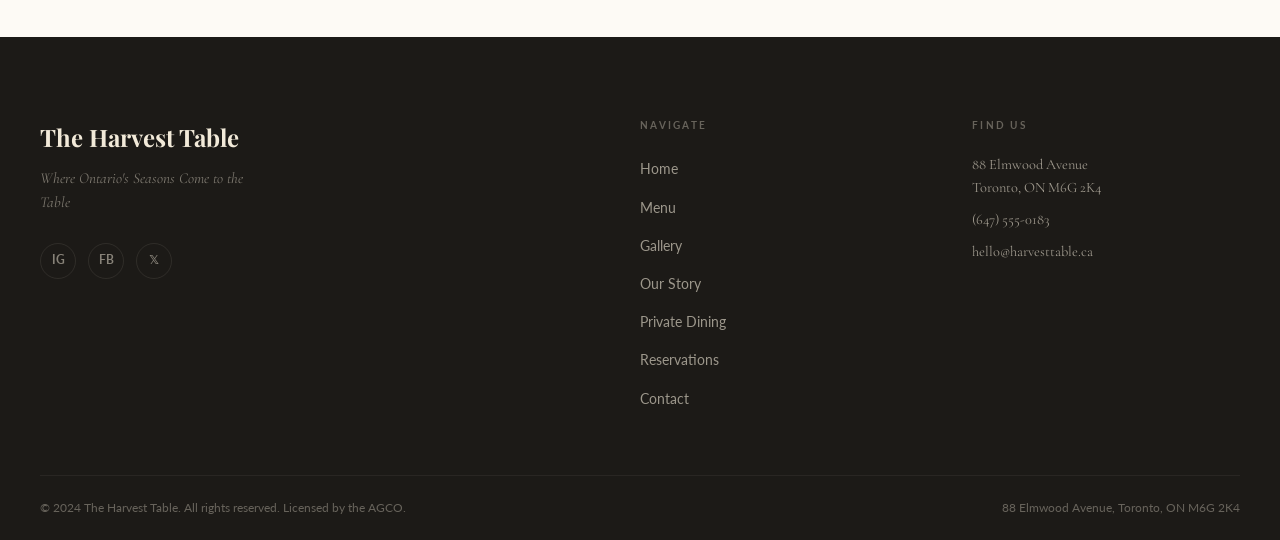
<file: menu.html>
﻿<!DOCTYPE html>
<html lang="en-CA">
<head>
  <meta charset="UTF-8" />
  <meta name="viewport" content="width=device-width, initial-scale=1.0" />
  <title>Menu — The Harvest Table</title>
  <meta name="description" content="Our seasonal menu celebrates Ontario's finest — Niagara Peninsula VQA wines, Grey County beef, Prince Edward County produce. Menu changes with every harvest." />
  <link rel="preconnect" href="https://fonts.googleapis.com" />
  <link rel="preconnect" href="https://fonts.gstatic.com" crossorigin />
  <link href="https://fonts.googleapis.com/css2?family=Playfair+Display:ital,wght@0,400;0,600;0,700;1,400;1,700&family=Cormorant+Garamond:ital,wght@0,400;0,500;0,600;1,400;1,500;1,600&family=Lato:wght@300;400;700;900&display=swap" rel="stylesheet" />
  <link rel="stylesheet" href="styles.css" />
</head>
<body>

<!-- ═══════════════════════ NAV ═══════════════════════ -->
<nav class="nav nav--scrolled" id="nav" role="navigation" aria-label="Main navigation">
  <div class="nav__inner">
    <a href="index.html" class="nav__logo" aria-label="The Harvest Table — Home">The Harvest Table</a>
    <button class="nav__toggle" aria-expanded="false" aria-controls="nav-links" aria-label="Open navigation">
      <span></span><span></span><span></span>
    </button>
    <ul class="nav__links" id="nav-links">
      <li><a href="index.html">Home</a></li>
      <li><a href="menu.html">Menu</a></li>
      <li><a href="gallery.html">Gallery</a></li>
      <li><a href="about.html">Our Story</a></li>
      <li><a href="private-dining.html">Private Dining</a></li>
      <li><a href="reservations.html">Reservations</a></li>
      <li><a href="contact.html">Contact</a></li>
      <li><a href="reservations.html" class="nav__reserve">Reserve a Table</a></li>
    </ul>
  </div>
</nav>

<!-- ═══════════════════════ PAGE HERO ═══════════════════════ -->
<section class="page-hero" aria-label="Menu header">
  <img class="page-hero__bg-img" src="images/hero-food.jpg" alt="" aria-hidden="true" />
  <div class="page-hero__overlay" role="presentation"></div>
  <div class="page-hero__content">
    <span class="label">The Harvest Table</span>
    <h1>Our Menu</h1>
    <p class="sub" style="max-width: 48ch; margin-top: 16px;">Seasonal dishes rooted in Ontario's finest growing regions.</p>
  </div>
</section>

<!-- ═══════════════════════ TAB NAV ═══════════════════════ -->
<div class="menu-tabs" role="tablist" aria-label="Menu sections">
  <div class="menu-tabs__inner">
    <button class="tab-btn is-active" data-tab="starters" role="tab" aria-selected="true" aria-controls="tab-starters">Starters</button>
    <button class="tab-btn" data-tab="mains" role="tab" aria-selected="false" aria-controls="tab-mains">Mains</button>
    <button class="tab-btn" data-tab="desserts" role="tab" aria-selected="false" aria-controls="tab-desserts">Desserts</button>
    <button class="tab-btn" data-tab="drinks" role="tab" aria-selected="false" aria-controls="tab-drinks">Drinks</button>
  </div>
</div>

<!-- ═══════════════════════ MENU BODY ═══════════════════════ -->
<div class="menu-body">
  <div class="menu-content">

    <!-- ─── STARTERS ─── -->
    <div class="tab-panel is-active" id="tab-starters" role="tabpanel" aria-labelledby="tab-btn-starters">
      <div class="menu-panel__header">
        <span class="label">To Begin</span>
        <h2>Starters</h2>
        <p class="sub">Small plates to open your evening — share them, or keep them all to yourself.</p>
      </div>

      <div class="menu-grid">
        <div class="menu-col">
          <div class="menu-item">
            <div class="menu-item__info">
              <p class="menu-item__name">Roasted Beet &amp; Chèvre</p>
              <p class="menu-item__desc">Local goat cheese, candied walnuts, pickled shallots, beet gastrique, micro greens</p>
            </div>
            <span class="menu-item__price">$18</span>
          </div>

          <div class="menu-item">
            <div class="menu-item__info">
              <p class="menu-item__name">Grey County Corn Chowder</p>
              <p class="menu-item__desc">Sweet corn bisque, smoked bacon lardons, fingerling chips, chive oil</p>
            </div>
            <span class="menu-item__price">$16</span>
          </div>

          <div class="menu-item">
            <div class="menu-item__info">
              <p class="menu-item__name">Seared Prince Edward County Scallops</p>
              <p class="menu-item__desc">Cauliflower purée, pancetta crisp, preserved lemon, herb oil</p>
            </div>
            <span class="menu-item__price">$24</span>
          </div>

          <div class="menu-item">
            <div class="menu-item__info">
              <p class="menu-item__name">Wild Mushroom Toast</p>
              <p class="menu-item__desc">Niagara-foraged mushrooms on house sourdough, truffle crème, shaved aged parmesan</p>
            </div>
            <span class="menu-item__price">$19</span>
          </div>
        </div>

        <div class="menu-col">
          <div class="menu-item">
            <div class="menu-item__info">
              <p class="menu-item__name">Ontario Artisan Cheese Board</p>
              <p class="menu-item__desc">Rotating selection of three Ontario cheeses, wildflower honeycomb, house preserves, seed crisps</p>
            </div>
            <span class="menu-item__price">$22</span>
          </div>

          <div class="menu-item">
            <div class="menu-item__info">
              <p class="menu-item__name">Duck Confit Croquettes</p>
              <p class="menu-item__desc">Crispy hand-rolled, sage aioli, pickled red cabbage, grain mustard</p>
            </div>
            <span class="menu-item__price">$21</span>
          </div>

          <div class="menu-item">
            <div class="menu-item__info">
              <p class="menu-item__name">Steak Tartare</p>
              <p class="menu-item__desc">Hand-cut Ontario beef, capers, cornichons, Dijon, house-made brioche toasts</p>
            </div>
            <span class="menu-item__price">$23</span>
          </div>

          <div class="menu-item">
            <div class="menu-item__info">
              <p class="menu-item__name">Smoked Whitefish Rillette</p>
              <p class="menu-item__desc">Georgian Bay smoked whitefish, crème fraîche, dill, pickled cucumber, rye crisps</p>
            </div>
            <span class="menu-item__price">$20</span>
          </div>
        </div>
      </div>
    </div>

    <!-- ─── MAINS ─── -->
    <div class="tab-panel" id="tab-mains" role="tabpanel" aria-labelledby="tab-btn-mains">
      <div class="menu-panel__header">
        <span class="label">The Main Event</span>
        <h2>Mains</h2>
        <p class="sub">Generous, considered plates built around the season's best from across Ontario.</p>
      </div>

      <div class="menu-grid">
        <div class="menu-col">
          <div class="menu-item">
            <div class="menu-item__info">
              <p class="menu-item__name">Roasted Ontario Free-Range Chicken</p>
              <p class="menu-item__desc">Mennonite heritage breed, root vegetable gratin, roasting jus, crispy capers, micro herbs</p>
            </div>
            <span class="menu-item__price">$38</span>
          </div>

          <div class="menu-item">
            <div class="menu-item__info">
              <p class="menu-item__name">Seared Lake Erie Pickerel</p>
              <p class="menu-item__desc">Leek fondue, roasted fingerling potatoes, caperberry butter, fennel frond</p>
            </div>
            <span class="menu-item__price">$42</span>
          </div>

          <div class="menu-item">
            <div class="menu-item__info">
              <p class="menu-item__name">Braised Grey County Short Rib</p>
              <p class="menu-item__desc">48-hour slow braise, celery root purée, roasted bone marrow gremolata, pickled shallots</p>
            </div>
            <span class="menu-item__price">$52</span>
          </div>

          <div class="menu-item">
            <div class="menu-item__info">
              <p class="menu-item__name">Harvest Table Burger</p>
              <p class="menu-item__desc">Ontario beef blend, aged Ontario cheddar, house pickles, smoked aioli, brioche bun, hand-cut fries</p>
            </div>
            <span class="menu-item__price">$24</span>
          </div>
        </div>

        <div class="menu-col">
          <div class="menu-item">
            <div class="menu-item__info">
              <p class="menu-item__name">Mushroom &amp; Prince Edward County Lentil Wellington</p>
              <p class="menu-item__desc">Wild mushroom duxelles, French green lentils, golden puff pastry, red wine reduction <span style="font-size:0.75rem; opacity:0.6;">(V)</span></p>
            </div>
            <span class="menu-item__price">$34</span>
          </div>

          <div class="menu-item">
            <div class="menu-item__info">
              <p class="menu-item__name">Hand-Rolled Ricotta Gnocchi</p>
              <p class="menu-item__desc">Brown butter, toasted pine nuts, fried sage, shaved aged pecorino, seasonal mushrooms <span style="font-size:0.75rem; opacity:0.6;">(V)</span></p>
            </div>
            <span class="menu-item__price">$32</span>
          </div>

          <div class="menu-item">
            <div class="menu-item__info">
              <p class="menu-item__name">Niagara Peninsula Duck Breast</p>
              <p class="menu-item__desc">Seared magret, sour cherry gastrique, potato rösti, wilted bitter greens, duck jus</p>
            </div>
            <span class="menu-item__price">$46</span>
          </div>

          <div class="menu-item">
            <div class="menu-item__info">
              <p class="menu-item__name">Pan-Seared Ontario Lamb Chops</p>
              <p class="menu-item__desc">Two double-cut chops, white bean cassoulet, rosemary jus, mint gremolata</p>
            </div>
            <span class="menu-item__price">$54</span>
          </div>
        </div>
      </div>
    </div>

    <!-- ─── DESSERTS ─── -->
    <div class="tab-panel" id="tab-desserts" role="tabpanel" aria-labelledby="tab-btn-desserts">
      <div class="menu-panel__header">
        <span class="label">A Sweet Finish</span>
        <h2>Desserts</h2>
        <p class="sub">Desserts inspired by Canada's sweetest traditions — and the seasons that shape them.</p>
      </div>

      <div class="menu-grid">
        <div class="menu-col">
          <div class="menu-item">
            <div class="menu-item__info">
              <p class="menu-item__name">Butter Tart Cheesecake</p>
              <p class="menu-item__desc">Flaky butter tart-style pastry crust, Ontario maple-pecan filling, whipped chèvre cream, salted caramel drizzle</p>
            </div>
            <span class="menu-item__price">$14</span>
          </div>

          <div class="menu-item">
            <div class="menu-item__info">
              <p class="menu-item__name">Maple Crème Brûlée</p>
              <p class="menu-item__desc">Niagara Peninsula pure maple syrup custard, Madagascar vanilla bean, seasonal berry compote, burnt sugar crust</p>
            </div>
            <span class="menu-item__price">$13</span>
          </div>

          <div class="menu-item">
            <div class="menu-item__info">
              <p class="menu-item__name">Sticky Toffee Pudding</p>
              <p class="menu-item__desc">Warm Medjool date cake, house toffee sauce, Kawartha Dairy vanilla bean ice cream</p>
            </div>
            <span class="menu-item__price">$12</span>
          </div>
        </div>

        <div class="menu-col">
          <div class="menu-item">
            <div class="menu-item__info">
              <p class="menu-item__name">Grey County Apple Galette</p>
              <p class="menu-item__desc">Heritage apple varieties, cinnamon frangipane, rough-edged pastry, crème fraîche</p>
            </div>
            <span class="menu-item__price">$11</span>
          </div>

          <div class="menu-item">
            <div class="menu-item__info">
              <p class="menu-item__name">Ontario Artisan Cheese Selection</p>
              <p class="menu-item__desc">Three cheeses from Ontario's finest creameries, quince paste, wildflower honeycomb, fig preserves, seed crackers</p>
            </div>
            <span class="menu-item__price">$18</span>
          </div>

          <div class="menu-item">
            <div class="menu-item__info">
              <p class="menu-item__name">Chocolate Terrine</p>
              <p class="menu-item__desc">Dark Valrhona ganache, salted caramel layer, hazelnut praline, crème anglaise</p>
            </div>
            <span class="menu-item__price">$13</span>
          </div>
        </div>
      </div>
    </div>

    <!-- ─── DRINKS ─── -->
    <div class="tab-panel" id="tab-drinks" role="tabpanel" aria-labelledby="tab-btn-drinks">
      <div class="menu-panel__header">
        <span class="label">Cellar &amp; Bar</span>
        <h2>Drinks</h2>
        <p class="sub">We pour with pride — Ontario's finest VQA wines, craft beers, and house cocktails.</p>
      </div>

      <!-- VQA Whites -->
      <div class="drinks-group">
        <h4 class="drinks-group__heading">VQA White Wines — Niagara Peninsula &amp; Beyond</h4>
        <div class="menu-grid">
          <div class="menu-col">
            <div class="menu-item menu-item--wine">
              <div class="menu-item__info">
                <p class="menu-item__name">Tawse Winery Chardonnay</p>
                <p class="menu-item__desc">Niagara Peninsula VQA — mineral-forward, notes of green apple, toasted oak, and citrus zest</p>
              </div>
              <div class="menu-item__price">
                <span class="price-glass">$16 / glass</span>
                <span class="price-bottle">$68 / bottle</span>
              </div>
            </div>

            <div class="menu-item menu-item--wine">
              <div class="menu-item__info">
                <p class="menu-item__name">Cave Spring Estate Riesling</p>
                <p class="menu-item__desc">Beamsville Bench VQA — off-dry, vibrant lime and slate, exceptional with our pickerel</p>
              </div>
              <div class="menu-item__price">
                <span class="price-glass">$14 / glass</span>
                <span class="price-bottle">$58 / bottle</span>
              </div>
            </div>
          </div>

          <div class="menu-col">
            <div class="menu-item menu-item--wine">
              <div class="menu-item__info">
                <p class="menu-item__name">Konzelmann Estate Gewürztraminer</p>
                <p class="menu-item__desc">Niagara-on-the-Lake VQA — aromatic, lychee and rose petal, pleasantly off-dry</p>
              </div>
              <div class="menu-item__price">
                <span class="price-glass">$13 / glass</span>
                <span class="price-bottle">$54 / bottle</span>
              </div>
            </div>

            <div class="menu-item menu-item--wine">
              <div class="menu-item__info">
                <p class="menu-item__name">Flat Rock Cellars Pinot Gris</p>
                <p class="menu-item__desc">Twenty Mile Bench VQA — full-bodied, orchard fruit, long spiced finish</p>
              </div>
              <div class="menu-item__price">
                <span class="price-glass">$15 / glass</span>
                <span class="price-bottle">$62 / bottle</span>
              </div>
            </div>
          </div>
        </div>
      </div>

      <!-- VQA Reds -->
      <div class="drinks-group">
        <h4 class="drinks-group__heading">VQA Red Wines — Niagara Peninsula</h4>
        <div class="menu-grid">
          <div class="menu-col">
            <div class="menu-item menu-item--wine">
              <div class="menu-item__info">
                <p class="menu-item__name">Château des Charmes Pinot Noir</p>
                <p class="menu-item__desc">Niagara-on-the-Lake VQA — silky and elegant, red cherry, earthy woodland notes</p>
              </div>
              <div class="menu-item__price">
                <span class="price-glass">$17 / glass</span>
                <span class="price-bottle">$72 / bottle</span>
              </div>
            </div>

            <div class="menu-item menu-item--wine">
              <div class="menu-item__info">
                <p class="menu-item__name">Henry of Pelham Baco Noir Reserve</p>
                <p class="menu-item__desc">Short Hills Bench VQA — bold, inky, dark fruit and vanilla — distinctly Ontarian</p>
              </div>
              <div class="menu-item__price">
                <span class="price-glass">$15 / glass</span>
                <span class="price-bottle">$64 / bottle</span>
              </div>
            </div>
          </div>

          <div class="menu-col">
            <div class="menu-item menu-item--wine">
              <div class="menu-item__info">
                <p class="menu-item__name">Malivoire Wine Co. Gamay</p>
                <p class="menu-item__desc">Beamsville Bench VQA — bright, juicy, whole-cluster style, exquisite with our duck</p>
              </div>
              <div class="menu-item__price">
                <span class="price-glass">$16 / glass</span>
                <span class="price-bottle">$68 / bottle</span>
              </div>
            </div>

            <div class="menu-item menu-item--wine">
              <div class="menu-item__info">
                <p class="menu-item__name">Stratus Red</p>
                <p class="menu-item__desc">Niagara-on-the-Lake VQA — flagship Bordeaux-style blend, structured and cellar-worthy</p>
              </div>
              <div class="menu-item__price">
                <span class="price-glass">$22 / glass</span>
                <span class="price-bottle">$92 / bottle</span>
              </div>
            </div>
          </div>
        </div>
      </div>

      <!-- Ontario Craft Beer -->
      <div class="drinks-group">
        <h4 class="drinks-group__heading">Ontario Craft Beer — Ontario Craft Brewers Members</h4>
        <div class="menu-grid">
          <div class="menu-col">
            <div class="menu-item">
              <div class="menu-item__info">
                <p class="menu-item__name">Mill Street Organic Lager</p>
                <p class="menu-item__desc">Toronto — clean, crisp, certified organic — a reliable classic</p>
              </div>
              <span class="menu-item__price">$9</span>
            </div>

            <div class="menu-item">
              <div class="menu-item__info">
                <p class="menu-item__name">Collective Arts Rhyme &amp; Reason IPA</p>
                <p class="menu-item__desc">Hamilton — citrus-forward, balanced bitterness, always seasonal label art</p>
              </div>
              <span class="menu-item__price">$10</span>
            </div>
          </div>

          <div class="menu-col">
            <div class="menu-item">
              <div class="menu-item__info">
                <p class="menu-item__name">Muskoka Brewery Twice As Mad Tom DIPA</p>
                <p class="menu-item__desc">Bracebridge — double IPA, bold tropical hop aroma, not for the faint of heart</p>
              </div>
              <span class="menu-item__price">$11</span>
            </div>

            <div class="menu-item">
              <div class="menu-item__info">
                <p class="menu-item__name">Left Field Brewery Snowbird Pale Ale</p>
                <p class="menu-item__desc">Toronto — approachable, balanced, clean finish — a year-round favourite</p>
              </div>
              <span class="menu-item__price">$9</span>
            </div>
          </div>
        </div>
      </div>

      <!-- Cocktails & Spirits -->
      <div class="drinks-group">
        <h4 class="drinks-group__heading">House Cocktails &amp; Non-Alcoholic</h4>
        <div class="menu-grid">
          <div class="menu-col">
            <div class="menu-item">
              <div class="menu-item__info">
                <p class="menu-item__name">Ontario Harvest Old Fashioned</p>
                <p class="menu-item__desc">Canadian rye whisky, Prince Edward County maple syrup, Angostura, orange</p>
              </div>
              <span class="menu-item__price">$18</span>
            </div>

            <div class="menu-item">
              <div class="menu-item__info">
                <p class="menu-item__name">Niagara Peach Bellini</p>
                <p class="menu-item__desc">Sparkling VQA wine, house-made Niagara peach purée, a hint of ginger</p>
              </div>
              <span class="menu-item__price">$16</span>
            </div>

            <div class="menu-item">
              <div class="menu-item__info">
                <p class="menu-item__name">Seasonal Shrub Spritzer</p>
                <p class="menu-item__desc">House fruit and apple cider vinegar shrub, sparkling water, seasonal garnish <span style="font-size:0.75rem; opacity:0.6;">(NA)</span></p>
              </div>
              <span class="menu-item__price">$8</span>
            </div>
          </div>

          <div class="menu-col">
            <div class="menu-item">
              <div class="menu-item__info">
                <p class="menu-item__name">Sage &amp; Pear Spritz</p>
                <p class="menu-item__desc">Grey County pear juice, fresh sage, elderflower, soda <span style="font-size:0.75rem; opacity:0.6;">(NA)</span></p>
              </div>
              <span class="menu-item__price">$8</span>
            </div>

            <div class="menu-item">
              <div class="menu-item__info">
                <p class="menu-item__name">House-Made Lemonade</p>
                <p class="menu-item__desc">Ontario honey, fresh lemon, lavender or mint <span style="font-size:0.75rem; opacity:0.6;">(NA)</span></p>
              </div>
              <span class="menu-item__price">$7</span>
            </div>

            <div class="menu-item">
              <div class="menu-item__info">
                <p class="menu-item__name">Filter Coffee</p>
                <p class="menu-item__desc">Sourced from a local Toronto roaster. Served with house cream. <span style="font-size:0.75rem; opacity:0.6;">(NA)</span></p>
              </div>
              <span class="menu-item__price">$5</span>
            </div>
          </div>
        </div>
      </div>
    </div>

    <!-- Footer Notes — always visible -->
    <div class="menu-footer-notes">
      <p>Menu changes seasonally to reflect Ontario's freshest local ingredients. Not all items are available every evening — ask your server about tonight's additions and 86'd items.</p>
      <p>Please inform your server of any allergies or dietary requirements before ordering. Our kitchen handles tree nuts, shellfish, gluten, dairy, and eggs. We cannot guarantee a completely allergen-free environment. We accept Interac, Visa, Mastercard, and debit.</p>
    </div>

  </div><!-- .menu-content -->
</div><!-- .menu-body -->

<!-- ═══════════════════════ FOOTER ═══════════════════════ -->
<footer class="footer" role="contentinfo">
  <div class="footer__inner">
    <div class="footer__brand">
      <p class="footer__logo">The Harvest Table</p>
      <p class="footer__tagline">Where Ontario's Seasons Come to the Table</p>
      <nav class="footer__social" aria-label="Social media">
        <a href="#" aria-label="Instagram">IG</a>
        <a href="#" aria-label="Facebook">FB</a>
        <a href="#" aria-label="Twitter / X">𝕏</a>
      </nav>
    </div>
    <div class="footer__col">
      <p class="footer__col-heading">Navigate</p>
      <ul class="footer__nav-list">
        <li><a href="index.html">Home</a></li>
        <li><a href="menu.html">Menu</a></li>
        <li><a href="gallery.html">Gallery</a></li>
        <li><a href="about.html">Our Story</a></li>
        <li><a href="private-dining.html">Private Dining</a></li>
        <li><a href="reservations.html">Reservations</a></li>
        <li><a href="contact.html">Contact</a></li>
      </ul>
    </div>
    <div class="footer__col">
      <p class="footer__col-heading">Find Us</p>
      <ul class="footer__contact-list">
        <li>88 Elmwood Avenue<br />Toronto, ON M6G 2K4</li>
        <li><a href="tel:6475550183">(647) 555-0183</a></li>
        <li><a href="mailto:hello@harvesttable.ca">hello@harvesttable.ca</a></li>
      </ul>
    </div>
  </div>
  <div class="footer__bottom">
    <p>&copy; 2024 The Harvest Table. All rights reserved. Licensed by the AGCO.</p>
    <p>88 Elmwood Avenue, Toronto, ON M6G 2K4</p>
  </div>
</footer>

<script src="main.js"></script>
</body>
</html>
</file>
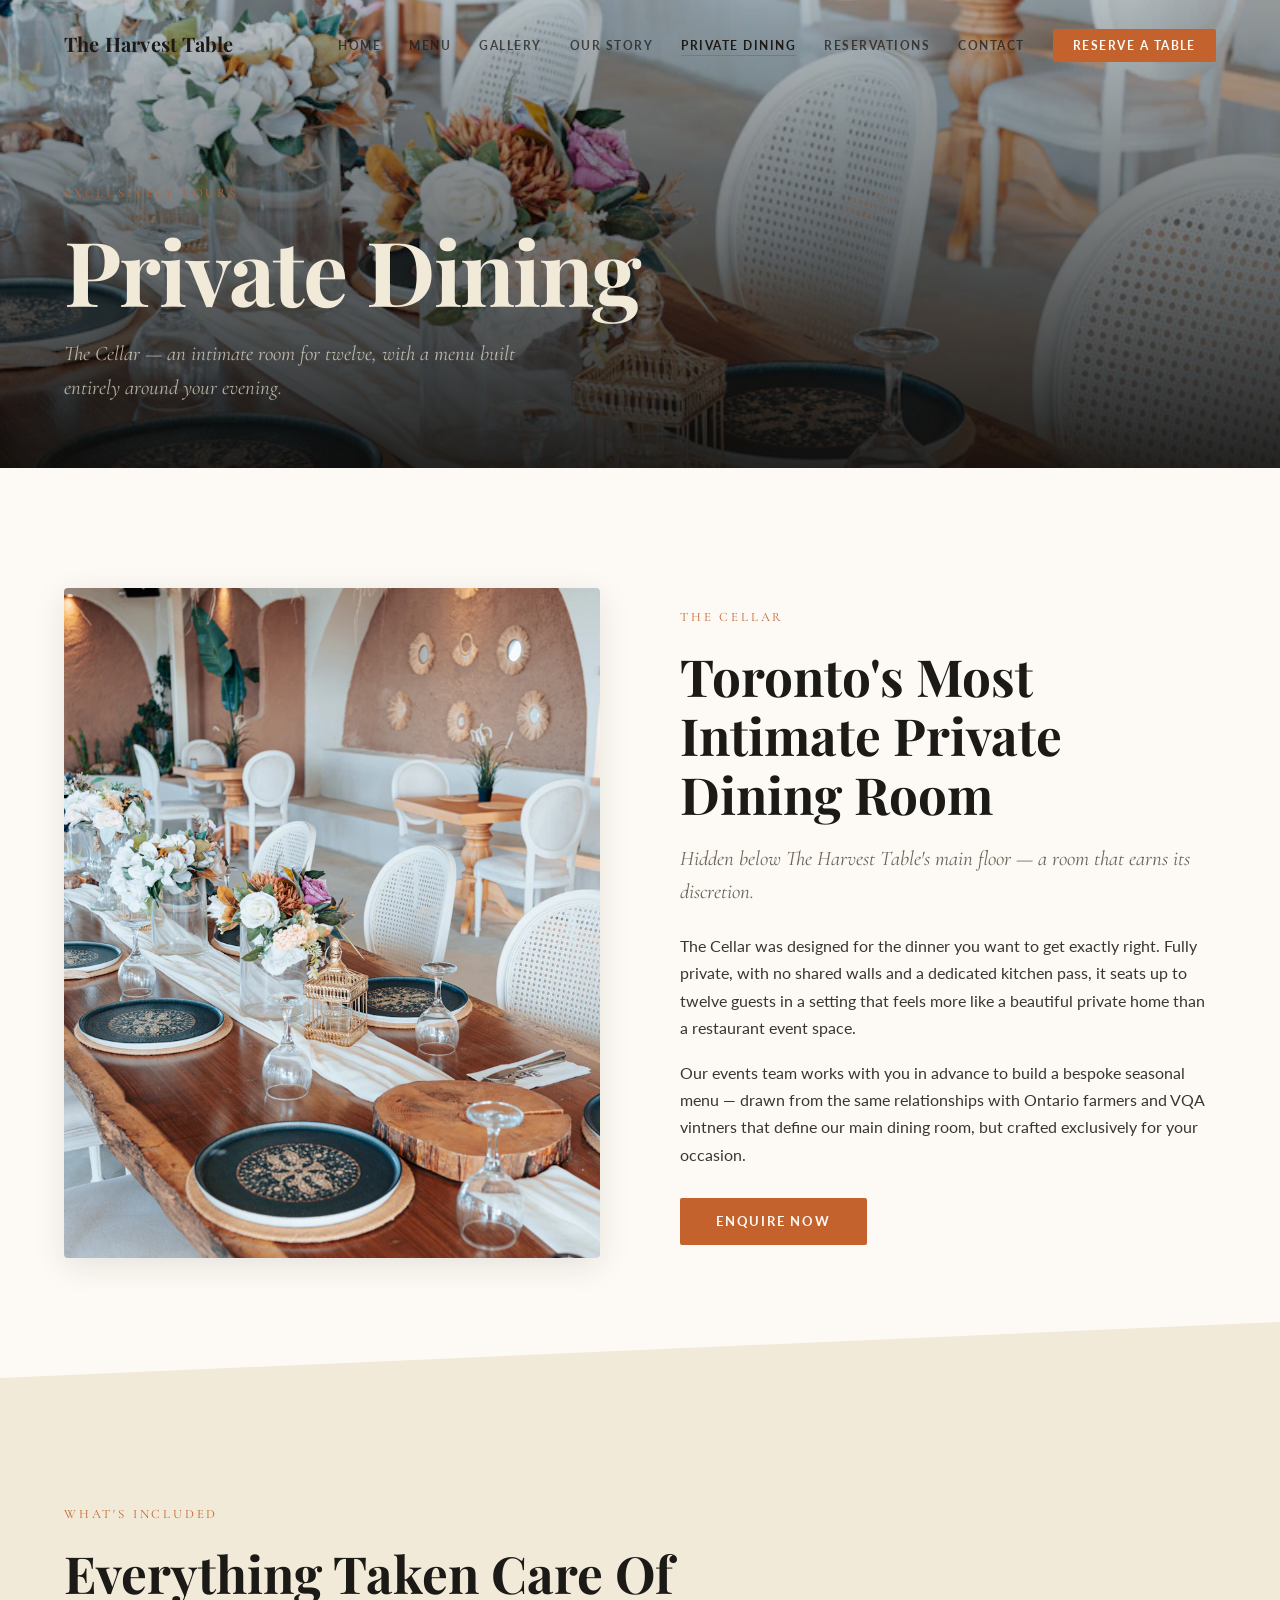
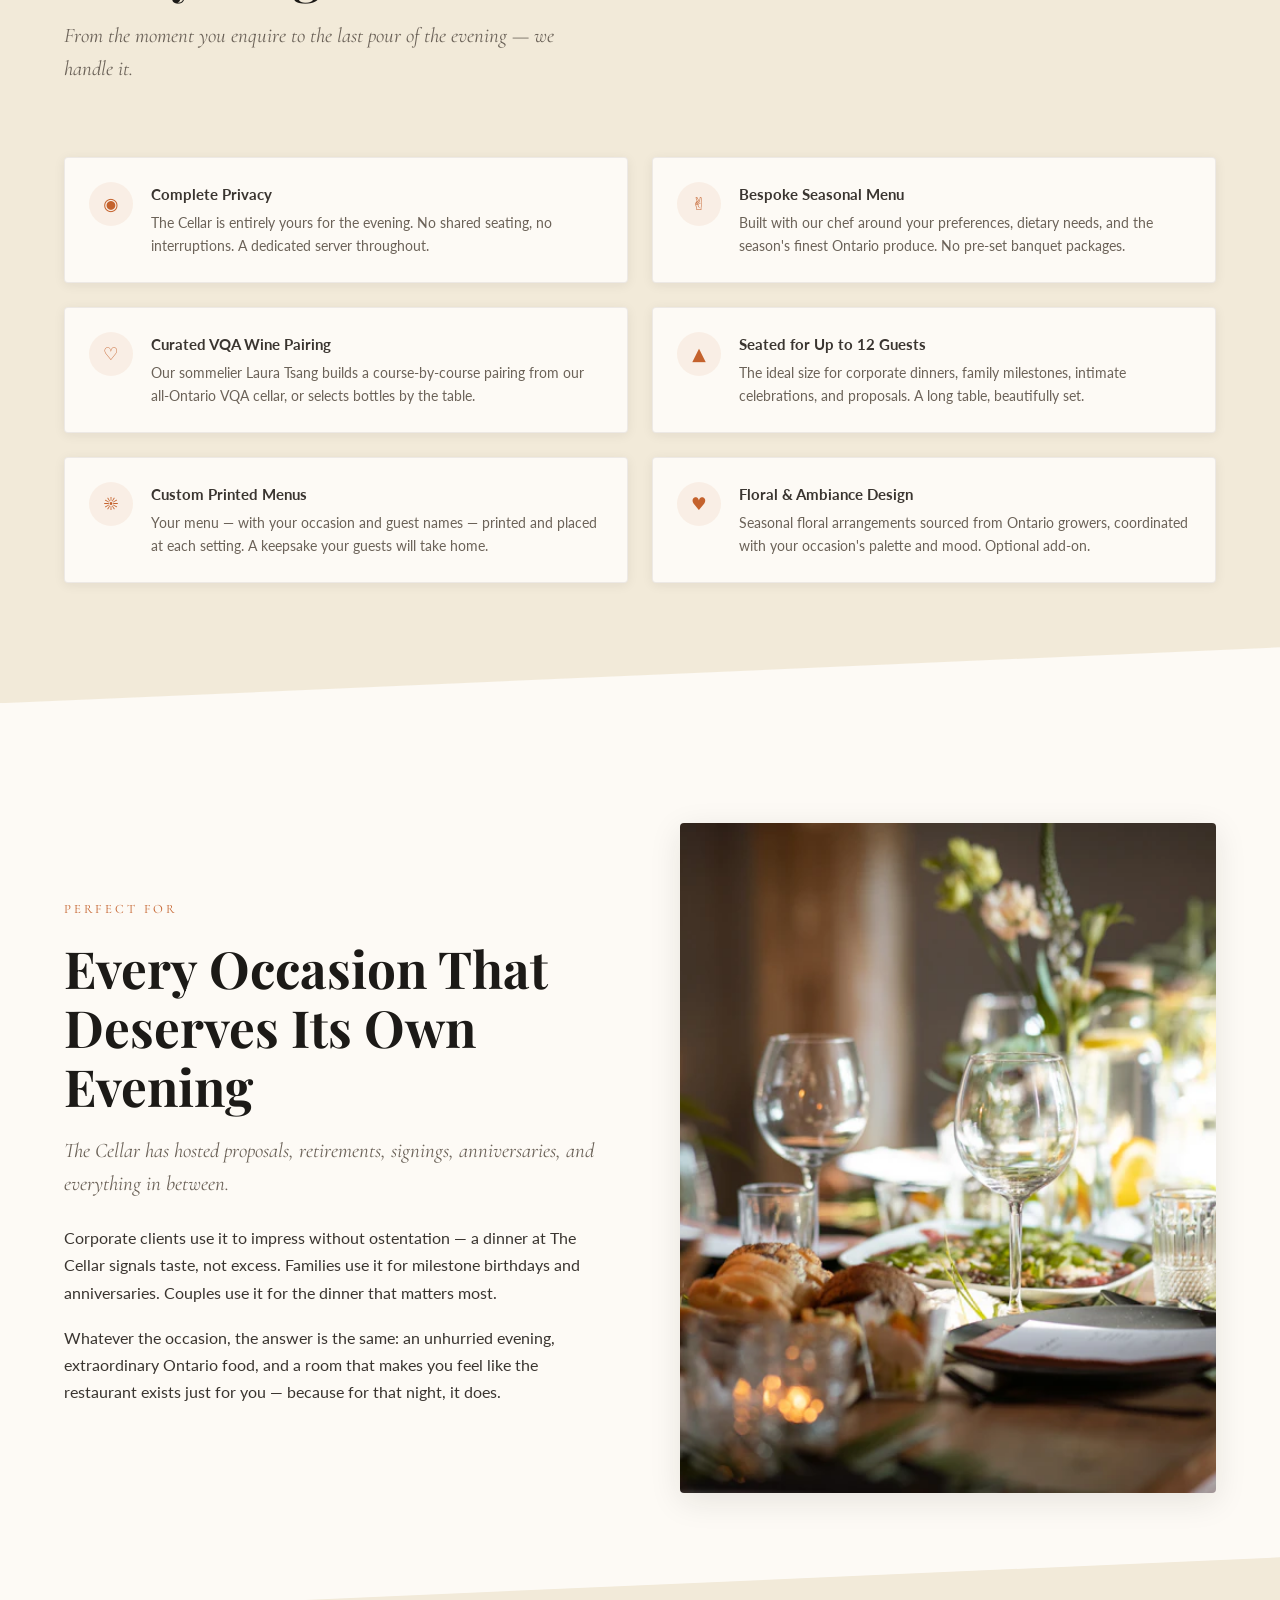
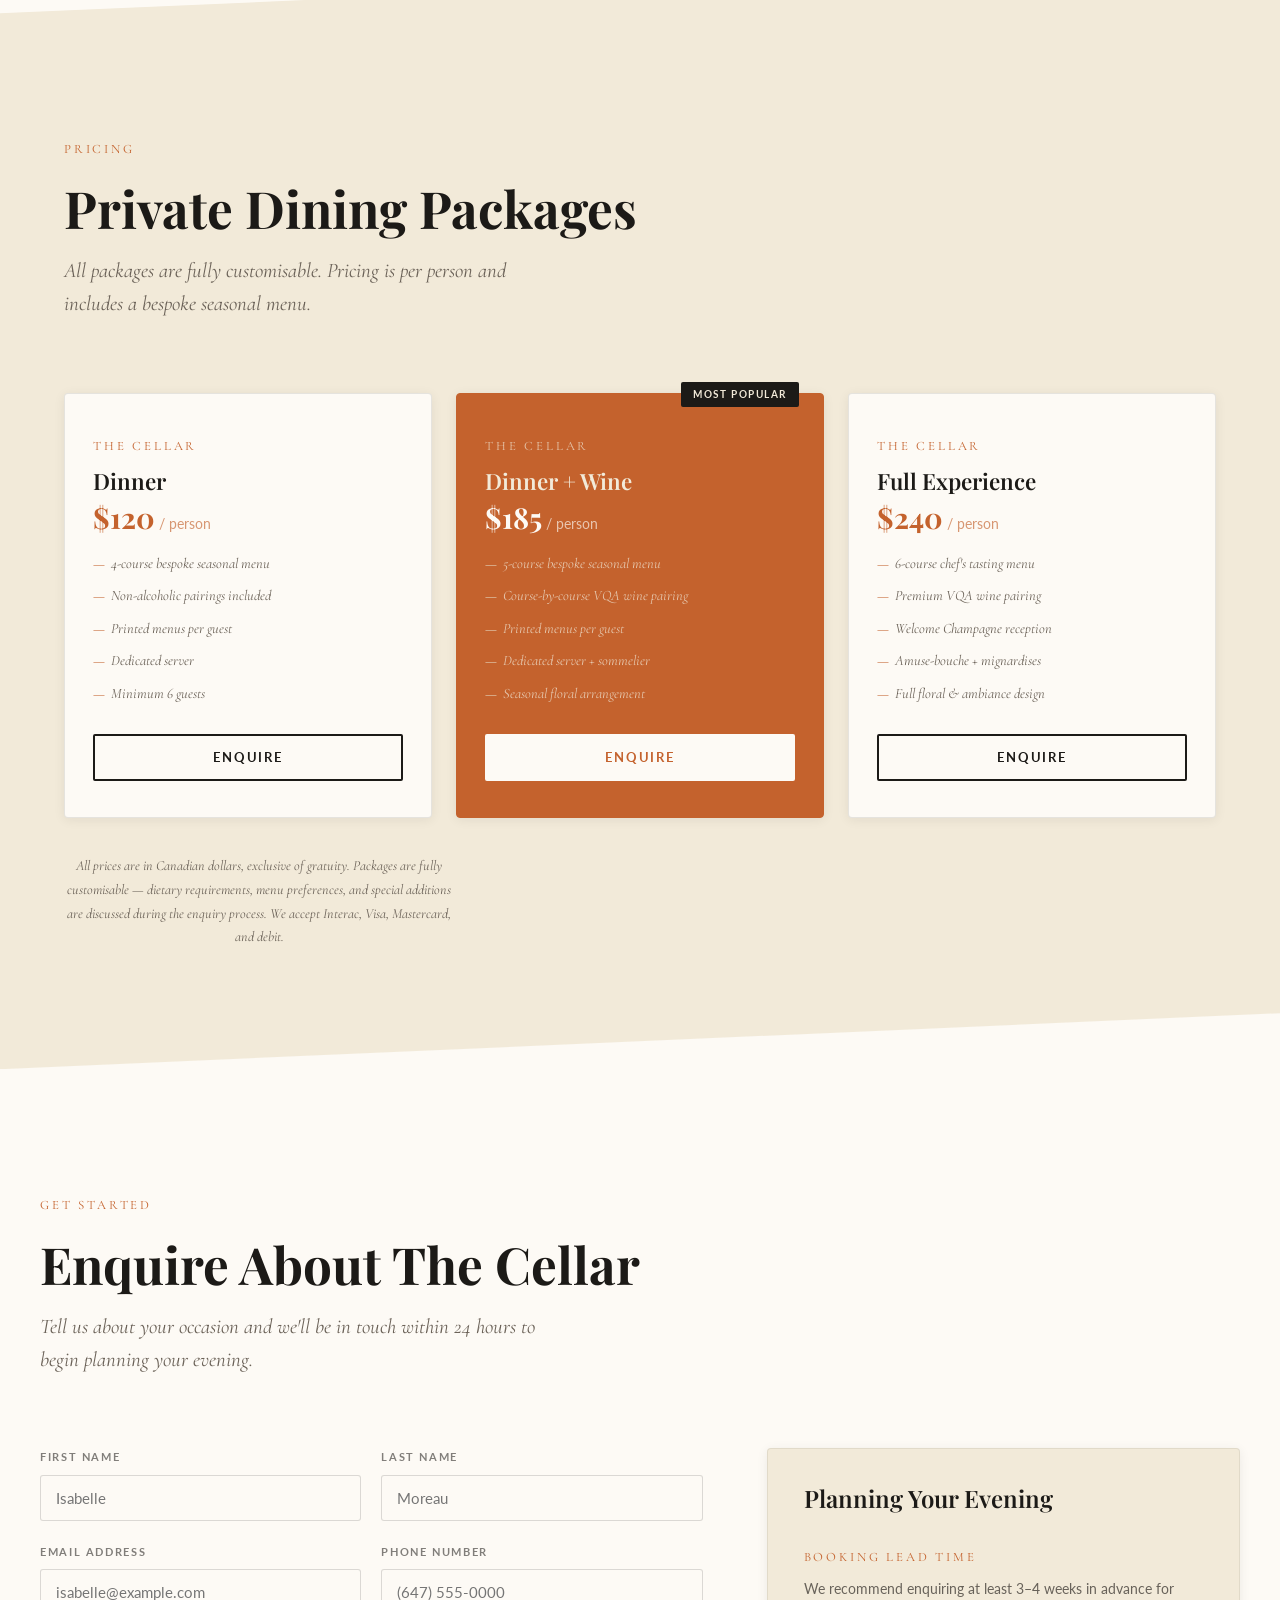
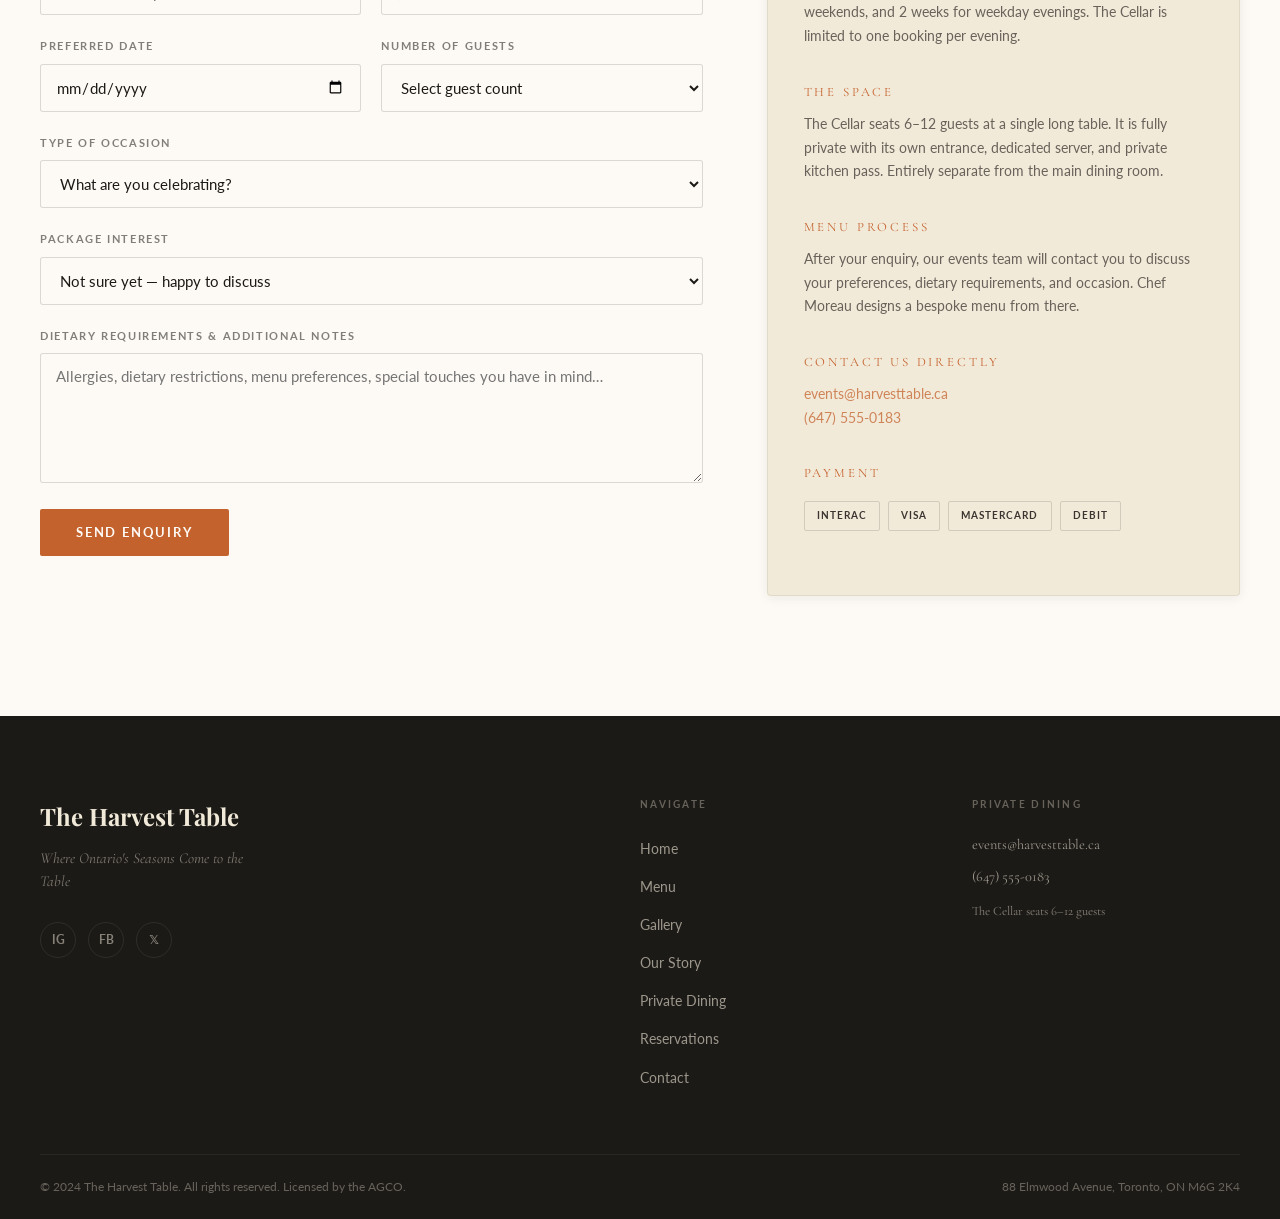
<file: private-dining.html>
﻿<!DOCTYPE html>
<html lang="en-CA">
<head>
  <meta charset="UTF-8" />
  <meta name="viewport" content="width=device-width, initial-scale=1.0" />
  <title>Private Dining — The Harvest Table</title>
  <meta name="description" content="The Cellar at The Harvest Table seats up to 12 guests for exclusive private dinners in Toronto. Bespoke seasonal menus, full VQA wine service, and complete privacy." />
  <link rel="preconnect" href="https://fonts.googleapis.com" />
  <link rel="preconnect" href="https://fonts.gstatic.com" crossorigin />
  <link href="https://fonts.googleapis.com/css2?family=Playfair+Display:ital,wght@0,400;0,600;0,700;1,400;1,700&family=Cormorant+Garamond:ital,wght@0,400;0,500;0,600;1,400;1,500;1,600&family=Lato:wght@300;400;700;900&display=swap" rel="stylesheet" />
  <link rel="stylesheet" href="styles.css" />
</head>
<body>

<!-- ═══════════════════════ NAV ═══════════════════════ -->
<nav class="nav nav--scrolled" id="nav" role="navigation" aria-label="Main navigation">
  <div class="nav__inner">
    <a href="index.html" class="nav__logo">The Harvest Table</a>
    <button class="nav__toggle" aria-expanded="false" aria-controls="nav-links" aria-label="Open navigation">
      <span></span><span></span><span></span>
    </button>
    <ul class="nav__links" id="nav-links">
      <li><a href="index.html">Home</a></li>
      <li><a href="menu.html">Menu</a></li>
      <li><a href="gallery.html">Gallery</a></li>
      <li><a href="about.html">Our Story</a></li>
      <li><a href="private-dining.html">Private Dining</a></li>
      <li><a href="reservations.html">Reservations</a></li>
      <li><a href="contact.html">Contact</a></li>
      <li><a href="reservations.html" class="nav__reserve">Reserve a Table</a></li>
    </ul>
  </div>
</nav>

<!-- ═══════════════════════ PAGE HERO ═══════════════════════ -->
<section class="page-hero" aria-label="Private dining header">
  <img class="page-hero__bg-img" src="images/cellar.jpg" alt="" aria-hidden="true" />
  <div class="page-hero__overlay" role="presentation"></div>
  <div class="page-hero__content">
    <span class="label">Exclusively Yours</span>
    <h1>Private Dining</h1>
    <p class="sub">The Cellar — an intimate room for twelve, with a menu built entirely around your evening.</p>
  </div>
</section>

<!-- ═══════════════════════ INTRO SPLIT ═══════════════════════ -->
<section class="section section--white" aria-label="The Cellar introduction">
  <div class="split reveal">
    <div class="split__image">
      <img src="images/cellar.jpg" alt="The Cellar private dining room at The Harvest Table, lit with warm candlelight and set for twelve guests" loading="lazy" />
    </div>
    <div class="split__text">
      <span class="label">The Cellar</span>
      <h2>Toronto's Most Intimate Private Dining Room</h2>
      <p class="sub">Hidden below The Harvest Table's main floor — a room that earns its discretion.</p>
      <p>The Cellar was designed for the dinner you want to get exactly right. Fully private, with no shared walls and a dedicated kitchen pass, it seats up to twelve guests in a setting that feels more like a beautiful private home than a restaurant event space.</p>
      <p>Our events team works with you in advance to build a bespoke seasonal menu — drawn from the same relationships with Ontario farmers and VQA vintners that define our main dining room, but crafted exclusively for your occasion.</p>
      <a href="#private-enquiry" class="btn btn--primary">Enquire Now</a>
    </div>
  </div>
</section>

<!-- ═══════════════════════ FEATURES ═══════════════════════ -->
<section class="section section--parchment section--clip-top" aria-label="Private dining features">
  <div class="container">
    <div class="section__header reveal">
      <span class="label">What's Included</span>
      <h2>Everything Taken Care Of</h2>
      <p class="sub">From the moment you enquire to the last pour of the evening — we handle it.</p>
    </div>

    <div class="features-list">
      <div class="feature-item reveal reveal--delay-1">
        <div class="feature-item__icon" aria-hidden="true">&#9673;</div>
        <div>
          <p class="feature-item__title">Complete Privacy</p>
          <p class="feature-item__desc">The Cellar is entirely yours for the evening. No shared seating, no interruptions. A dedicated server throughout.</p>
        </div>
      </div>
      <div class="feature-item reveal reveal--delay-2">
        <div class="feature-item__icon" aria-hidden="true">&#9996;</div>
        <div>
          <p class="feature-item__title">Bespoke Seasonal Menu</p>
          <p class="feature-item__desc">Built with our chef around your preferences, dietary needs, and the season's finest Ontario produce. No pre-set banquet packages.</p>
        </div>
      </div>
      <div class="feature-item reveal reveal--delay-1">
        <div class="feature-item__icon" aria-hidden="true">&#9825;</div>
        <div>
          <p class="feature-item__title">Curated VQA Wine Pairing</p>
          <p class="feature-item__desc">Our sommelier Laura Tsang builds a course-by-course pairing from our all-Ontario VQA cellar, or selects bottles by the table.</p>
        </div>
      </div>
      <div class="feature-item reveal reveal--delay-2">
        <div class="feature-item__icon" aria-hidden="true">&#9650;</div>
        <div>
          <p class="feature-item__title">Seated for Up to 12 Guests</p>
          <p class="feature-item__desc">The ideal size for corporate dinners, family milestones, intimate celebrations, and proposals. A long table, beautifully set.</p>
        </div>
      </div>
      <div class="feature-item reveal reveal--delay-1">
        <div class="feature-item__icon" aria-hidden="true">&#9728;</div>
        <div>
          <p class="feature-item__title">Custom Printed Menus</p>
          <p class="feature-item__desc">Your menu — with your occasion and guest names — printed and placed at each setting. A keepsake your guests will take home.</p>
        </div>
      </div>
      <div class="feature-item reveal reveal--delay-2">
        <div class="feature-item__icon" aria-hidden="true">&#9829;</div>
        <div>
          <p class="feature-item__title">Floral & Ambiance Design</p>
          <p class="feature-item__desc">Seasonal floral arrangements sourced from Ontario growers, coordinated with your occasion's palette and mood. Optional add-on.</p>
        </div>
      </div>
    </div>
  </div>
</section>

<!-- ═══════════════════════ OCCASIONS ═══════════════════════ -->
<section class="section section--white section--clip-top" aria-label="Occasions">
  <div class="split split--reverse reveal">
    <div class="split__text">
      <span class="label">Perfect For</span>
      <h2>Every Occasion That Deserves Its Own Evening</h2>
      <p class="sub">The Cellar has hosted proposals, retirements, signings, anniversaries, and everything in between.</p>
      <p>Corporate clients use it to impress without ostentation — a dinner at The Cellar signals taste, not excess. Families use it for milestone birthdays and anniversaries. Couples use it for the dinner that matters most.</p>
      <p>Whatever the occasion, the answer is the same: an unhurried evening, extraordinary Ontario food, and a room that makes you feel like the restaurant exists just for you — because for that night, it does.</p>
    </div>
    <div class="split__image">
      <img src="images/event.jpg" alt="Guests raising glasses of VQA wine at a private celebration dinner in The Cellar" loading="lazy" />
    </div>
  </div>
</section>

<!-- ═══════════════════════ PACKAGES ═══════════════════════ -->
<section class="section section--parchment section--clip-top" aria-label="Private dining packages">
  <div class="container">
    <div class="section__header reveal">
      <span class="label">Pricing</span>
      <h2>Private Dining Packages</h2>
      <p class="sub">All packages are fully customisable. Pricing is per person and includes a bespoke seasonal menu.</p>
    </div>

    <div class="packages-grid">
      <div class="package-card reveal reveal--delay-1">
        <span class="label">The Cellar</span>
        <h3>Dinner</h3>
        <div class="package-price">$120<span> / person</span></div>
        <ul class="package-features">
          <li class="package-feature">4-course bespoke seasonal menu</li>
          <li class="package-feature">Non-alcoholic pairings included</li>
          <li class="package-feature">Printed menus per guest</li>
          <li class="package-feature">Dedicated server</li>
          <li class="package-feature">Minimum 6 guests</li>
        </ul>
        <a href="#private-enquiry" class="btn btn--outline" style="width:100%; text-align:center;">Enquire</a>
      </div>

      <div class="package-card package-card--featured reveal reveal--delay-2">
        <div class="package-badge">Most Popular</div>
        <span class="label">The Cellar</span>
        <h3>Dinner + Wine</h3>
        <div class="package-price">$185<span> / person</span></div>
        <ul class="package-features">
          <li class="package-feature">5-course bespoke seasonal menu</li>
          <li class="package-feature">Course-by-course VQA wine pairing</li>
          <li class="package-feature">Printed menus per guest</li>
          <li class="package-feature">Dedicated server + sommelier</li>
          <li class="package-feature">Seasonal floral arrangement</li>
        </ul>
        <a href="#private-enquiry" class="btn btn--white" style="width:100%; text-align:center;">Enquire</a>
      </div>

      <div class="package-card reveal reveal--delay-3">
        <span class="label">The Cellar</span>
        <h3>Full Experience</h3>
        <div class="package-price">$240<span> / person</span></div>
        <ul class="package-features">
          <li class="package-feature">6-course chef's tasting menu</li>
          <li class="package-feature">Premium VQA wine pairing</li>
          <li class="package-feature">Welcome Champagne reception</li>
          <li class="package-feature">Amuse-bouche + mignardises</li>
          <li class="package-feature">Full floral &amp; ambiance design</li>
        </ul>
        <a href="#private-enquiry" class="btn btn--outline" style="width:100%; text-align:center;">Enquire</a>
      </div>
    </div>

    <p class="reveal" style="text-align:center; margin-top: 36px; font-family: var(--font-sub); font-style:italic; font-size:0.875rem; color: var(--muted);">
      All prices are in Canadian dollars, exclusive of gratuity. Packages are fully customisable — dietary requirements, menu preferences, and special additions are discussed during the enquiry process. We accept Interac, Visa, Mastercard, and debit.
    </p>
  </div>
</section>

<!-- ═══════════════════════ ENQUIRY FORM ═══════════════════════ -->
<section class="section section--white section--clip-top" id="private-enquiry" aria-label="Private dining enquiry">
  <div class="form-section" style="padding: 0;">
    <div class="section__header reveal">
      <span class="label">Get Started</span>
      <h2>Enquire About The Cellar</h2>
      <p class="sub">Tell us about your occasion and we'll be in touch within 24 hours to begin planning your evening.</p>
    </div>

    <div class="form-layout">
      <div class="reveal">
        <form class="booking-form" data-form="private-dining" data-success="Thank you — we've received your enquiry. Our events team will be in touch within 24 hours to begin planning your evening." data-error="Something went wrong. Please email us directly at events@harvesttable.ca" novalidate>

          <div class="form__row">
            <div class="form__field">
              <label for="pd-first">First Name</label>
              <input type="text" id="pd-first" name="first_name" placeholder="Isabelle" required autocomplete="given-name" />
            </div>
            <div class="form__field">
              <label for="pd-last">Last Name</label>
              <input type="text" id="pd-last" name="last_name" placeholder="Moreau" required autocomplete="family-name" />
            </div>
          </div>

          <div class="form__row">
            <div class="form__field">
              <label for="pd-email">Email Address</label>
              <input type="email" id="pd-email" name="email" placeholder="isabelle@example.com" required autocomplete="email" />
            </div>
            <div class="form__field">
              <label for="pd-phone">Phone Number</label>
              <input type="tel" id="pd-phone" name="phone" placeholder="(647) 555-0000" autocomplete="tel" />
            </div>
          </div>

          <div class="form__row">
            <div class="form__field">
              <label for="pd-date">Preferred Date</label>
              <input type="date" id="pd-date" name="date" required />
            </div>
            <div class="form__field">
              <label for="pd-guests">Number of Guests</label>
              <select id="pd-guests" name="guests" required>
                <option value="" disabled selected>Select guest count</option>
                <option value="6">6 guests</option>
                <option value="7">7 guests</option>
                <option value="8">8 guests</option>
                <option value="9">9 guests</option>
                <option value="10">10 guests</option>
                <option value="11">11 guests</option>
                <option value="12">12 guests</option>
              </select>
            </div>
          </div>

          <div class="form__field">
            <label for="pd-occasion">Type of Occasion</label>
            <select id="pd-occasion" name="occasion" required>
              <option value="" disabled selected>What are you celebrating?</option>
              <option value="birthday">Birthday or milestone</option>
              <option value="anniversary">Anniversary</option>
              <option value="corporate">Corporate dinner</option>
              <option value="engagement">Engagement or proposal</option>
              <option value="retirement">Retirement</option>
              <option value="wedding">Pre-wedding dinner</option>
              <option value="other">Other special occasion</option>
            </select>
          </div>

          <div class="form__field">
            <label for="pd-package">Package Interest</label>
            <select id="pd-package" name="package">
              <option value="" selected>Not sure yet — happy to discuss</option>
              <option value="dinner">Dinner ($120/person)</option>
              <option value="dinner-wine">Dinner + Wine ($185/person)</option>
              <option value="full">Full Experience ($240/person)</option>
            </select>
          </div>

          <div class="form__field">
            <label for="pd-notes">Dietary Requirements &amp; Additional Notes</label>
            <textarea id="pd-notes" name="notes" placeholder="Allergies, dietary restrictions, menu preferences, special touches you have in mind…" rows="5"></textarea>
          </div>

          <div class="form__submit">
            <button type="submit" class="btn btn--primary" data-label="Send Enquiry">Send Enquiry</button>
          </div>

          <div class="form-status" role="alert" aria-live="polite"></div>
        </form>
      </div>

      <div class="reservation-sidebar reveal reveal--delay-2">
        <h3>Planning Your Evening</h3>

        <div class="info-block">
          <span class="label">Booking Lead Time</span>
          <p>We recommend enquiring at least 3–4 weeks in advance for weekends, and 2 weeks for weekday evenings. The Cellar is limited to one booking per evening.</p>
        </div>

        <div class="info-block">
          <span class="label">The Space</span>
          <p>The Cellar seats 6–12 guests at a single long table. It is fully private with its own entrance, dedicated server, and private kitchen pass. Entirely separate from the main dining room.</p>
        </div>

        <div class="info-block">
          <span class="label">Menu Process</span>
          <p>After your enquiry, our events team will contact you to discuss your preferences, dietary requirements, and occasion. Chef Moreau designs a bespoke menu from there.</p>
        </div>

        <div class="info-block">
          <span class="label">Contact Us Directly</span>
          <p><a href="mailto:events@harvesttable.ca" style="color: var(--terracotta);">events@harvesttable.ca</a><br /><a href="tel:6475550183" style="color: var(--terracotta);">(647) 555-0183</a></p>
        </div>

        <div class="info-block">
          <span class="label">Payment</span>
          <div class="payment-methods">
            <span class="payment-tag">Interac</span>
            <span class="payment-tag">Visa</span>
            <span class="payment-tag">Mastercard</span>
            <span class="payment-tag">Debit</span>
          </div>
        </div>
      </div>
    </div>
  </div>
</section>

<!-- ═══════════════════════ FOOTER ═══════════════════════ -->
<footer class="footer" role="contentinfo">
  <div class="footer__inner">
    <div class="footer__brand">
      <p class="footer__logo">The Harvest Table</p>
      <p class="footer__tagline">Where Ontario's Seasons Come to the Table</p>
      <nav class="footer__social" aria-label="Social media">
        <a href="#" aria-label="Instagram">IG</a>
        <a href="#" aria-label="Facebook">FB</a>
        <a href="#" aria-label="Twitter / X">𝕏</a>
      </nav>
    </div>
    <div class="footer__col">
      <p class="footer__col-heading">Navigate</p>
      <ul class="footer__nav-list">
        <li><a href="index.html">Home</a></li>
        <li><a href="menu.html">Menu</a></li>
        <li><a href="gallery.html">Gallery</a></li>
        <li><a href="about.html">Our Story</a></li>
        <li><a href="private-dining.html">Private Dining</a></li>
        <li><a href="reservations.html">Reservations</a></li>
        <li><a href="contact.html">Contact</a></li>
      </ul>
    </div>
    <div class="footer__col">
      <p class="footer__col-heading">Private Dining</p>
      <ul class="footer__contact-list">
        <li><a href="mailto:events@harvesttable.ca">events@harvesttable.ca</a></li>
        <li><a href="tel:6475550183">(647) 555-0183</a></li>
        <li style="font-size:0.8rem; opacity:0.5; margin-top:4px;">The Cellar seats 6–12 guests</li>
      </ul>
    </div>
  </div>
  <div class="footer__bottom">
    <p>&copy; 2024 The Harvest Table. All rights reserved. Licensed by the AGCO.</p>
    <p>88 Elmwood Avenue, Toronto, ON M6G 2K4</p>
  </div>
</footer>

<script src="main.js"></script>
</body>
</html>
</file>
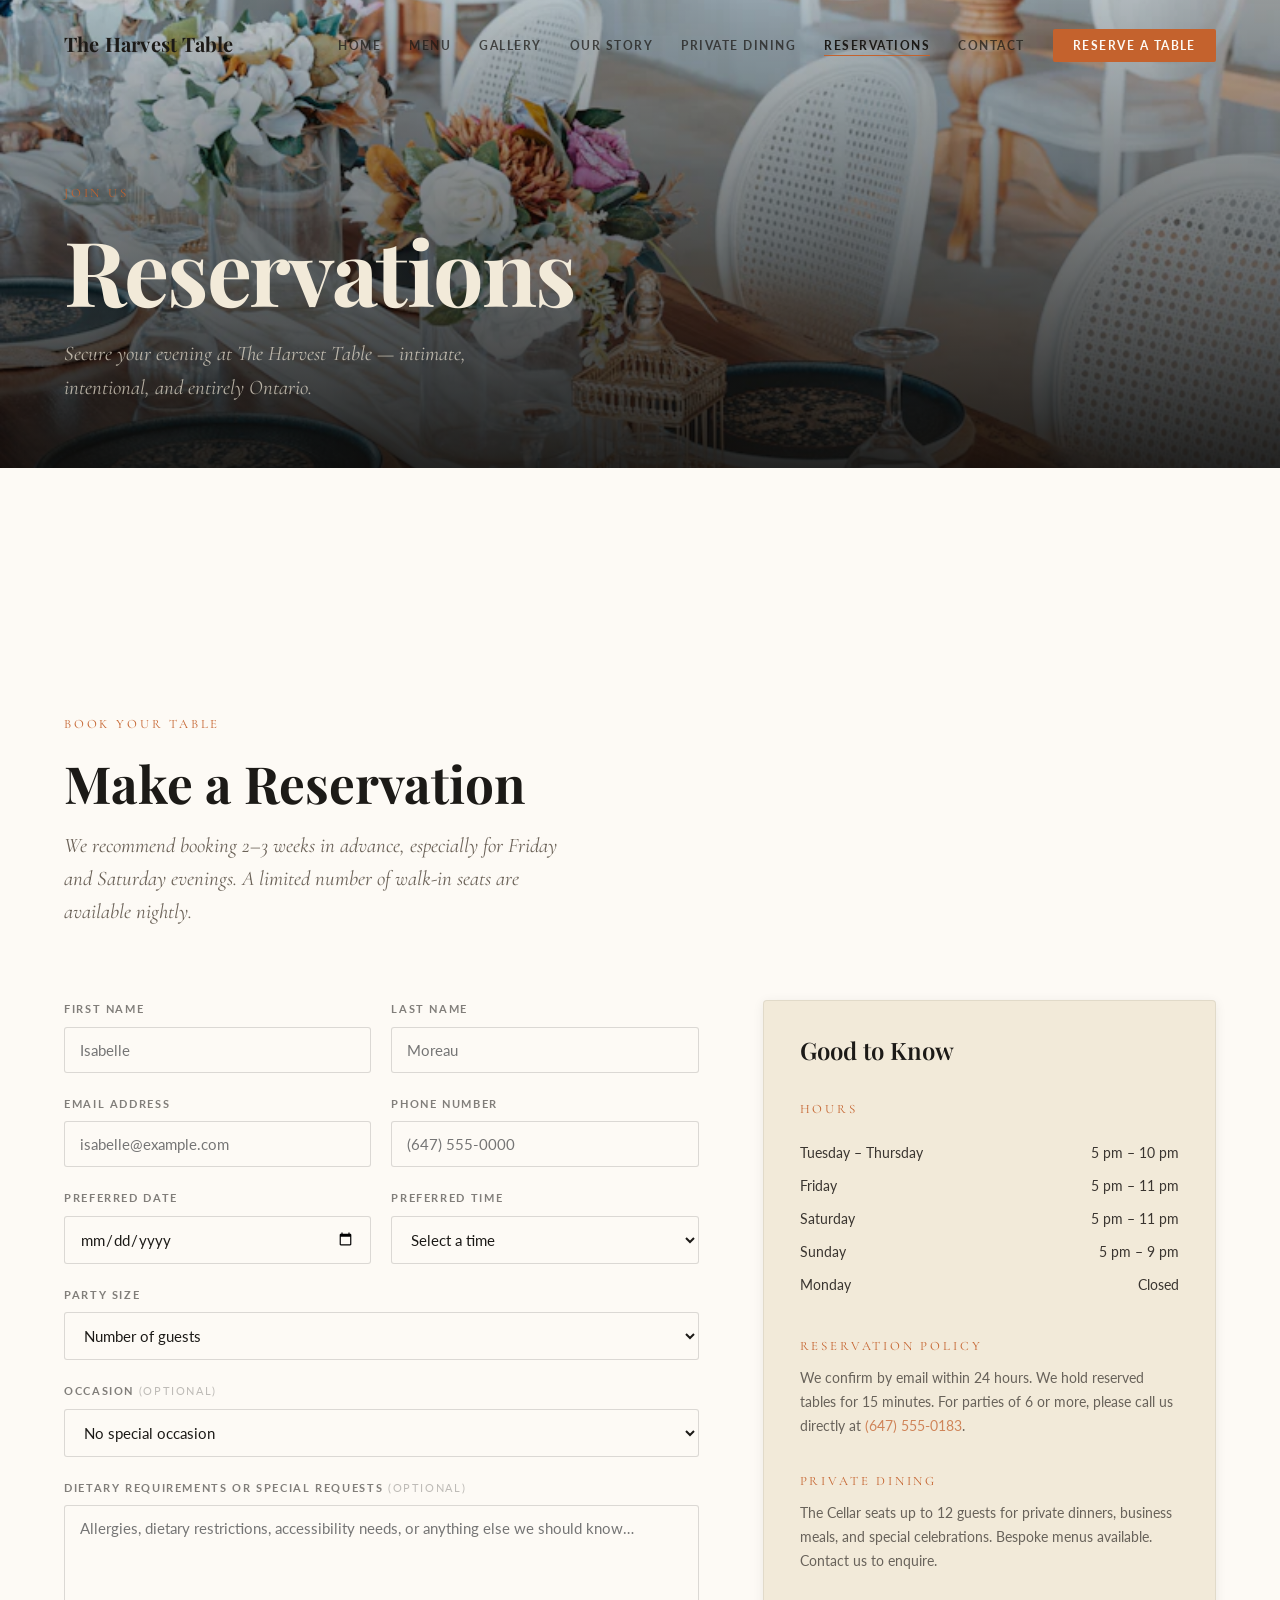
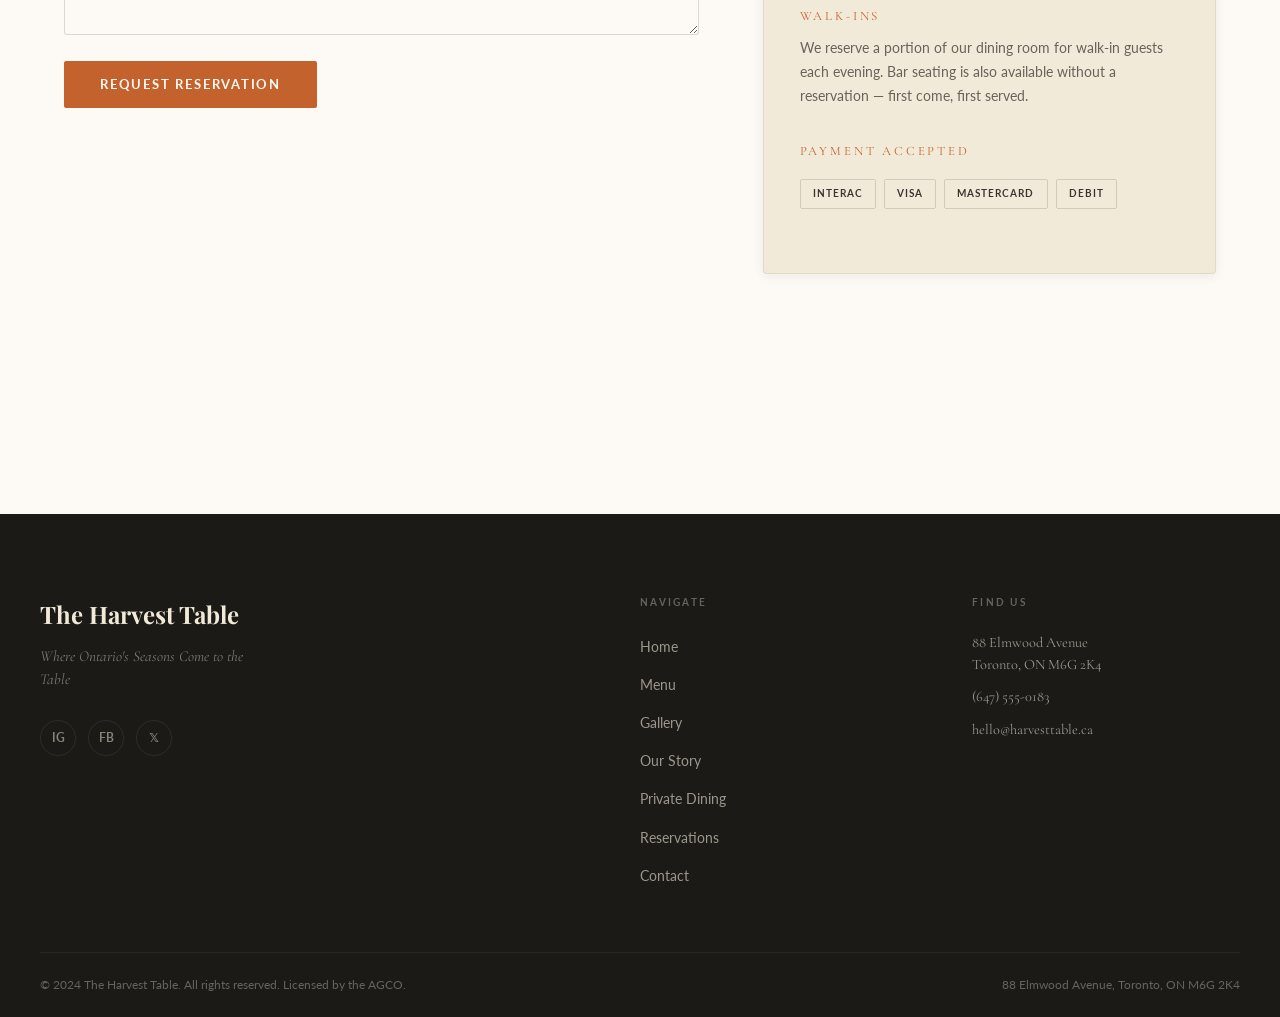
<file: reservations.html>
﻿<!DOCTYPE html>
<html lang="en-CA">
<head>
  <meta charset="UTF-8" />
  <meta name="viewport" content="width=device-width, initial-scale=1.0" />
  <title>Reservations — The Harvest Table</title>
  <meta name="description" content="Reserve a table at The Harvest Table in Toronto. We recommend booking 2–3 weeks in advance. Walk-ins welcome on available evenings." />
  <link rel="preconnect" href="https://fonts.googleapis.com" />
  <link rel="preconnect" href="https://fonts.gstatic.com" crossorigin />
  <link href="https://fonts.googleapis.com/css2?family=Playfair+Display:ital,wght@0,400;0,600;0,700;1,400;1,700&family=Cormorant+Garamond:ital,wght@0,400;0,500;0,600;1,400;1,500;1,600&family=Lato:wght@300;400;700;900&display=swap" rel="stylesheet" />
  <link rel="stylesheet" href="styles.css" />
</head>
<body>

<!-- ═══════════════════════ NAV ═══════════════════════ -->
<nav class="nav nav--scrolled" id="nav" role="navigation" aria-label="Main navigation">
  <div class="nav__inner">
    <a href="index.html" class="nav__logo" aria-label="The Harvest Table — Home">The Harvest Table</a>
    <button class="nav__toggle" aria-expanded="false" aria-controls="nav-links" aria-label="Open navigation">
      <span></span><span></span><span></span>
    </button>
    <ul class="nav__links" id="nav-links">
      <li><a href="index.html">Home</a></li>
      <li><a href="menu.html">Menu</a></li>
      <li><a href="gallery.html">Gallery</a></li>
      <li><a href="about.html">Our Story</a></li>
      <li><a href="private-dining.html">Private Dining</a></li>
      <li><a href="reservations.html">Reservations</a></li>
      <li><a href="contact.html">Contact</a></li>
      <li><a href="reservations.html" class="nav__reserve">Reserve a Table</a></li>
    </ul>
  </div>
</nav>

<!-- ═══════════════════════ PAGE HERO ═══════════════════════ -->
<section class="page-hero" aria-label="Reservations header">
  <img class="page-hero__bg-img" src="images/cellar.jpg" alt="" aria-hidden="true" />
  <div class="page-hero__overlay" role="presentation"></div>
  <div class="page-hero__content">
    <span class="label">Join Us</span>
    <h1>Reservations</h1>
    <p class="sub" style="max-width: 48ch; margin-top: 16px;">Secure your evening at The Harvest Table — intimate, intentional, and entirely Ontario.</p>
  </div>
</section>

<!-- ═══════════════════════ BOOKING FORM ═══════════════════════ -->
<section class="section section--white" aria-label="Booking form">
  <div class="form-section">
    <div class="section__header reveal">
      <span class="label">Book Your Table</span>
      <h2>Make a Reservation</h2>
      <p class="sub">We recommend booking 2–3 weeks in advance, especially for Friday and Saturday evenings. A limited number of walk-in seats are available nightly.</p>
    </div>

    <div class="form-layout">
      <!-- Booking Form -->
      <div class="reveal">
        <form class="booking-form" data-form="reservation" data-success="Thank you — your request has been received. We'll confirm your reservation within 24 hours by email or phone." data-error="Something went wrong. Please call us directly at (647) 555-0183." novalidate>

          <div class="form__row">
            <div class="form__field">
              <label for="first-name">First Name</label>
              <input type="text" id="first-name" name="first_name" placeholder="Isabelle" required autocomplete="given-name" />
            </div>
            <div class="form__field">
              <label for="last-name">Last Name</label>
              <input type="text" id="last-name" name="last_name" placeholder="Moreau" required autocomplete="family-name" />
            </div>
          </div>

          <div class="form__row">
            <div class="form__field">
              <label for="email">Email Address</label>
              <input type="email" id="email" name="email" placeholder="isabelle@example.com" required autocomplete="email" />
            </div>
            <div class="form__field">
              <label for="phone">Phone Number</label>
              <input type="tel" id="phone" name="phone" placeholder="(647) 555-0000" required autocomplete="tel" />
            </div>
          </div>

          <div class="form__row">
            <div class="form__field">
              <label for="date">Preferred Date</label>
              <input type="date" id="date" name="date" required />
            </div>
            <div class="form__field">
              <label for="time">Preferred Time</label>
              <select id="time" name="time" required>
                <option value="" disabled selected>Select a time</option>
                <option value="17:00">5:00 pm</option>
                <option value="17:30">5:30 pm</option>
                <option value="18:00">6:00 pm</option>
                <option value="18:30">6:30 pm</option>
                <option value="19:00">7:00 pm</option>
                <option value="19:30">7:30 pm</option>
                <option value="20:00">8:00 pm</option>
                <option value="20:30">8:30 pm</option>
                <option value="21:00">9:00 pm</option>
                <option value="21:30">9:30 pm</option>
              </select>
            </div>
          </div>

          <div class="form__field">
            <label for="party-size">Party Size</label>
            <select id="party-size" name="party_size" required>
              <option value="" disabled selected>Number of guests</option>
              <option value="1">1 guest</option>
              <option value="2">2 guests</option>
              <option value="3">3 guests</option>
              <option value="4">4 guests</option>
              <option value="5">5 guests</option>
              <option value="6">6 guests</option>
              <option value="7">7 guests</option>
              <option value="8">8 guests</option>
              <option value="large">9+ guests — please call us</option>
            </select>
          </div>

          <div class="form__field">
            <label for="occasion">Occasion <span style="opacity:0.5; font-weight:400;">(optional)</span></label>
            <select id="occasion" name="occasion">
              <option value="" selected>No special occasion</option>
              <option value="birthday">Birthday</option>
              <option value="anniversary">Anniversary</option>
              <option value="business">Business dinner</option>
              <option value="engagement">Engagement</option>
              <option value="other">Other celebration</option>
            </select>
          </div>

          <div class="form__field">
            <label for="requests">Dietary Requirements or Special Requests <span style="opacity:0.5; font-weight:400;">(optional)</span></label>
            <textarea id="requests" name="requests" placeholder="Allergies, dietary restrictions, accessibility needs, or anything else we should know…" rows="4"></textarea>
          </div>

          <div class="form__submit">
            <button type="submit" class="btn btn--primary" data-label="Request Reservation">Request Reservation</button>
          </div>

          <div class="form-status" role="alert" aria-live="polite"></div>
        </form>
      </div>

      <!-- Sidebar Info -->
      <div class="reservation-sidebar reveal reveal--delay-2">
        <h3>Good to Know</h3>

        <div class="info-block">
          <span class="label">Hours</span>
          <table class="hours-table" aria-label="Restaurant hours">
            <tbody>
              <tr><td>Tuesday – Thursday</td><td>5 pm – 10 pm</td></tr>
              <tr><td>Friday</td><td>5 pm – 11 pm</td></tr>
              <tr><td>Saturday</td><td>5 pm – 11 pm</td></tr>
              <tr><td>Sunday</td><td>5 pm – 9 pm</td></tr>
              <tr><td>Monday</td><td>Closed</td></tr>
            </tbody>
          </table>
        </div>

        <div class="info-block">
          <span class="label">Reservation Policy</span>
          <p>We confirm by email within 24 hours. We hold reserved tables for 15 minutes. For parties of 6 or more, please call us directly at <a href="tel:6475550183" style="color: var(--terracotta);">(647) 555-0183</a>.</p>
        </div>

        <div class="info-block">
          <span class="label">Private Dining</span>
          <p>The Cellar seats up to 12 guests for private dinners, business meals, and special celebrations. Bespoke menus available. Contact us to enquire.</p>
        </div>

        <div class="info-block">
          <span class="label">Walk-Ins</span>
          <p>We reserve a portion of our dining room for walk-in guests each evening. Bar seating is also available without a reservation — first come, first served.</p>
        </div>

        <div class="info-block">
          <span class="label">Payment Accepted</span>
          <div class="payment-methods">
            <span class="payment-tag">Interac</span>
            <span class="payment-tag">Visa</span>
            <span class="payment-tag">Mastercard</span>
            <span class="payment-tag">Debit</span>
          </div>
        </div>
      </div>
    </div>
  </div>
</section>

<!-- ═══════════════════════ FOOTER ═══════════════════════ -->
<footer class="footer" role="contentinfo">
  <div class="footer__inner">
    <div class="footer__brand">
      <p class="footer__logo">The Harvest Table</p>
      <p class="footer__tagline">Where Ontario's Seasons Come to the Table</p>
      <nav class="footer__social" aria-label="Social media">
        <a href="#" aria-label="Instagram">IG</a>
        <a href="#" aria-label="Facebook">FB</a>
        <a href="#" aria-label="Twitter / X">𝕏</a>
      </nav>
    </div>
    <div class="footer__col">
      <p class="footer__col-heading">Navigate</p>
      <ul class="footer__nav-list">
        <li><a href="index.html">Home</a></li>
        <li><a href="menu.html">Menu</a></li>
        <li><a href="gallery.html">Gallery</a></li>
        <li><a href="about.html">Our Story</a></li>
        <li><a href="private-dining.html">Private Dining</a></li>
        <li><a href="reservations.html">Reservations</a></li>
        <li><a href="contact.html">Contact</a></li>
      </ul>
    </div>
    <div class="footer__col">
      <p class="footer__col-heading">Find Us</p>
      <ul class="footer__contact-list">
        <li>88 Elmwood Avenue<br />Toronto, ON M6G 2K4</li>
        <li><a href="tel:6475550183">(647) 555-0183</a></li>
        <li><a href="mailto:hello@harvesttable.ca">hello@harvesttable.ca</a></li>
      </ul>
    </div>
  </div>
  <div class="footer__bottom">
    <p>&copy; 2024 The Harvest Table. All rights reserved. Licensed by the AGCO.</p>
    <p>88 Elmwood Avenue, Toronto, ON M6G 2K4</p>
  </div>
</footer>

<script src="main.js"></script>
</body>
</html>
</file>
<file: styles.css>
/* =====================================================
   THE HARVEST TABLE — styles.css
   Warm light editorial theme
   ===================================================== */

/* --- 0. Custom Properties --- */
:root {
  --white:        #FDFAF5;
  --parchment:    #F2EAD9;
  --parchment-dk: #E8DEC9;
  --cream:        #EAE0CE;
  --charcoal:     #1C1A17;
  --charcoal-lt:  #3A3530;
  --terracotta:   #C4622D;
  --terra-dk:     #A8521F;
  --terra-lt:     #E07D4A;
  --sage:         #7A8C6E;
  --sage-lt:      #A4B496;
  --off-black:    #0F0E0C;
  --muted:        #6B6258;

  --font-display: 'Playfair Display', Georgia, serif;
  --font-sub:     'Cormorant Garamond', Georgia, serif;
  --font-body:    'Lato', system-ui, sans-serif;

  --nav-height:   88px;
  --section-pad:  120px 24px;
  --max-width:    1200px;

  --ease-out-expo: cubic-bezier(0.16, 1, 0.3, 1);
  --transition:    0.35s var(--ease-out-expo);

  --shadow-sm:  0 2px 12px rgba(28,26,23,0.07);
  --shadow-md:  0 8px 32px rgba(28,26,23,0.10);
  --shadow-lg:  0 24px 56px rgba(28,26,23,0.14);
}

/* --- 1. Reset & Base --- */
*, *::before, *::after { box-sizing: border-box; margin: 0; padding: 0; }
html { scroll-behavior: smooth; font-size: 16px; }

body {
  background-color: var(--white);
  color: var(--charcoal);
  font-family: var(--font-body);
  line-height: 1.7;
  overflow-x: hidden;
}

img   { display: block; max-width: 100%; height: auto; }
a     { color: inherit; text-decoration: none; }
ul    { list-style: none; }
button { cursor: pointer; border: none; background: none; font: inherit; }

.container {
  max-width: var(--max-width);
  margin-inline: auto;
  padding-inline: 24px;
}

/* --- 2. Typography --- */
h1, h2, h3, h4 { font-family: var(--font-display); line-height: 1.15; color: var(--charcoal); }

h1 { font-size: clamp(2.8rem, 7vw, 6rem); font-weight: 700; letter-spacing: -0.02em; }
h2 { font-size: clamp(1.9rem, 4.5vw, 3.2rem); font-weight: 700; }
h3 { font-size: clamp(1.3rem, 2.5vw, 1.85rem); font-weight: 600; }
h4 { font-size: 1.15rem; font-weight: 600; }

.label {
  font-family: var(--font-sub);
  font-size: 0.8rem;
  letter-spacing: 0.22em;
  text-transform: uppercase;
  color: var(--terracotta);
  display: inline-block;
}

.sub {
  font-family: var(--font-sub);
  font-size: clamp(1.05rem, 1.8vw, 1.3rem);
  font-style: italic;
  color: var(--muted);
  line-height: 1.6;
}

p { max-width: 65ch; color: var(--charcoal-lt); }

/* Inverted text for dark sections */
.section--dark p,
.section--dark .sub,
.section--terracotta p,
.section--terracotta .sub { color: rgba(242,234,217,0.8); }
.section--dark h1,
.section--dark h2,
.section--dark h3,
.section--dark h4,
.section--terracotta h1,
.section--terracotta h2,
.section--terracotta h3,
.section--terracotta h4 { color: var(--parchment); }
.section--dark .label { color: var(--terra-lt); }
.section--terracotta .label { color: var(--parchment); opacity: 0.75; }

/* --- 3. Buttons --- */
.btn {
  display: inline-block;
  padding: 15px 34px;
  font-family: var(--font-body);
  font-size: 0.8rem;
  font-weight: 700;
  letter-spacing: 0.14em;
  text-transform: uppercase;
  transition: var(--transition);
  border-radius: 2px;
  line-height: 1;
}

.btn--primary {
  background: var(--terracotta);
  color: var(--white);
  border: 2px solid var(--terracotta);
}
.btn--primary:hover {
  background: var(--terra-dk);
  border-color: var(--terra-dk);
  transform: translateY(-3px);
  box-shadow: 0 10px 28px rgba(196,98,45,0.3);
}

.btn--outline {
  background: transparent;
  color: var(--charcoal);
  border: 2px solid var(--charcoal);
}
.btn--outline:hover {
  background: var(--charcoal);
  color: var(--white);
  transform: translateY(-3px);
}

.btn--outline-light {
  background: transparent;
  color: var(--parchment);
  border: 2px solid rgba(242,234,217,0.6);
}
.btn--outline-light:hover {
  background: var(--parchment);
  color: var(--charcoal);
  border-color: var(--parchment);
  transform: translateY(-3px);
}

.btn--white {
  background: var(--white);
  color: var(--terracotta);
  border: 2px solid var(--white);
}
.btn--white:hover {
  background: var(--parchment);
  border-color: var(--parchment);
  transform: translateY(-3px);
}

/* --- 4. Navigation --- */
.nav {
  position: fixed;
  top: 0; left: 0; right: 0;
  z-index: 100;
  height: var(--nav-height);
  background: rgba(253,250,245,0.0);
  transition: background 0.4s ease, box-shadow 0.4s ease, border-color 0.4s ease;
  border-bottom: 1px solid transparent;
}

.nav--scrolled {
  background: rgba(253,250,245,0.97);
  box-shadow: var(--shadow-sm);
  border-bottom-color: rgba(28,26,23,0.07);
  backdrop-filter: blur(8px);
}

.nav__inner {
  display: flex;
  align-items: center;
  justify-content: space-between;
  height: 100%;
  max-width: var(--max-width);
  margin-inline: auto;
  padding-inline: 24px;
}

.nav__logo {
  font-family: var(--font-display);
  font-size: 1.25rem;
  font-weight: 700;
  color: var(--charcoal);
  letter-spacing: 0.01em;
  transition: color 0.2s;
  flex-shrink: 0;
}
.nav__logo:hover { color: var(--terracotta); }

/* Light nav for hero pages with dark hero bg */
.nav--light-text .nav__logo { color: var(--parchment); }
.nav--light-text .nav__links a { color: var(--parchment); opacity: 0.85; }
.nav--light-text.nav--scrolled .nav__logo { color: var(--charcoal); }
.nav--light-text.nav--scrolled .nav__links a { color: var(--charcoal); opacity: 0.75; }

.nav__links {
  display: flex;
  gap: 28px;
  align-items: center;
}

.nav__links a {
  font-family: var(--font-body);
  font-size: 0.72rem;
  font-weight: 700;
  letter-spacing: 0.13em;
  text-transform: uppercase;
  color: var(--charcoal);
  opacity: 0.72;
  transition: opacity 0.2s, color 0.2s;
  position: relative;
  white-space: nowrap;
}
.nav__links a::after {
  content: '';
  position: absolute;
  bottom: -4px; left: 0; right: 0;
  height: 1px;
  background: var(--terracotta);
  transform: scaleX(0);
  transform-origin: left;
  transition: transform 0.3s var(--ease-out-expo);
}
.nav__links a:hover, .nav__links a.active { opacity: 1; }
.nav__links a:hover::after, .nav__links a.active::after { transform: scaleX(1); }

.nav__reserve {
  padding: 10px 20px !important;
  background: var(--terracotta) !important;
  color: var(--white) !important;
  border-radius: 2px;
  opacity: 1 !important;
  transition: background 0.2s !important;
}
.nav__reserve:hover { background: var(--terra-dk) !important; }
.nav__reserve::after { display: none !important; }

.nav__toggle {
  display: none;
  flex-direction: column;
  justify-content: center;
  gap: 5px;
  width: 30px;
  height: 30px;
}
.nav__toggle span {
  display: block;
  height: 2px;
  background: var(--charcoal);
  border-radius: 2px;
  transition: transform 0.3s, opacity 0.3s;
}
.nav--light-text:not(.nav--scrolled) .nav__toggle span { background: var(--parchment); }
.nav__toggle.is-open span:nth-child(1) { transform: translateY(7px) rotate(45deg); }
.nav__toggle.is-open span:nth-child(2) { opacity: 0; transform: scaleX(0); }
.nav__toggle.is-open span:nth-child(3) { transform: translateY(-7px) rotate(-45deg); }

/* --- 5. Hero (Editorial Split) --- */
.hero {
  min-height: 100vh;
  display: grid;
  grid-template-columns: 1fr 1fr;
  padding-top: var(--nav-height);
  background: var(--parchment);
}

.hero__left {
  display: flex;
  align-items: center;
  padding: 80px max(24px, calc((100vw - var(--max-width)) / 2 + 24px));
  padding-right: 80px;
}

.hero__left-inner { max-width: 520px; }

.hero__label {
  display: flex;
  align-items: center;
  gap: 14px;
  margin-bottom: 32px;
}
.hero__label::before {
  content: '';
  display: block;
  width: 44px;
  height: 1px;
  background: var(--terracotta);
  flex-shrink: 0;
}

.hero h1 { margin-bottom: 24px; }

.hero .sub { margin-bottom: 44px; }

.hero__ctas { display: flex; gap: 14px; flex-wrap: wrap; }

.hero__right {
  position: relative;
  overflow: hidden;
}
.hero__right .photo-placeholder {
  position: absolute;
  inset: 0;
  border-radius: 0;
}

.hero__badge {
  position: absolute;
  bottom: 40px;
  left: 40px;
  background: var(--white);
  border-radius: 3px;
  padding: 18px 22px;
  box-shadow: var(--shadow-md);
  z-index: 2;
}
.hero__badge-number {
  font-family: var(--font-display);
  font-size: 2rem;
  font-weight: 700;
  color: var(--terracotta);
  line-height: 1;
}
.hero__badge-label {
  font-family: var(--font-sub);
  font-size: 0.8rem;
  color: var(--muted);
  font-style: italic;
  margin-top: 4px;
}

/* --- 6. Section Utilities --- */
.section { padding: var(--section-pad); }

.section--white     { background: var(--white); }
.section--parchment { background: var(--parchment); }
.section--cream     { background: var(--cream); }
.section--dark      { background: var(--charcoal); color: var(--parchment); }
.section--terracotta { background: var(--terracotta); color: var(--parchment); }

/* Diagonal clip-path separators */
.section--clip-top {
  clip-path: polygon(0 56px, 100% 0, 100% 100%, 0 100%);
  margin-top: -56px;
  padding-top: calc(120px + 56px);
}
.section--clip-both {
  clip-path: polygon(0 56px, 100% 0, 100% calc(100% - 56px), 0 100%);
  margin-top: -56px;
  margin-bottom: -56px;
  padding-top: calc(120px + 56px);
  padding-bottom: calc(120px + 56px);
}
.section--clip-bottom {
  clip-path: polygon(0 0, 100% 0, 100% calc(100% - 56px), 0 100%);
  padding-bottom: calc(120px + 56px);
}

.section__header { margin-bottom: 72px; }
.section__header .label { margin-bottom: 18px; }
.section__header h2   { margin-bottom: 16px; }
.section__header .sub { max-width: 56ch; }

/* --- 7. Two-Column Splits --- */
.split {
  display: grid;
  grid-template-columns: 1fr 1fr;
  gap: 80px;
  align-items: center;
  max-width: var(--max-width);
  margin-inline: auto;
  padding-inline: 24px;
}
.split + .split { margin-top: 100px; }

.split--reverse .split__image { order: 2; }
.split--reverse .split__text  { order: 1; }

.split__image {
  aspect-ratio: 4 / 5;
  border-radius: 4px;
  overflow: hidden;
  box-shadow: var(--shadow-md);
}

.split__text .label   { margin-bottom: 18px; }
.split__text h2       { margin-bottom: 18px; }
.split__text .sub     { margin-bottom: 24px; }
.split__text p        { margin-bottom: 18px; }
.split__text .btn     { margin-top: 12px; }

/* --- 8. Photo Placeholders --- */
.photo-placeholder {
  width: 100%;
  height: 100%;
  display: flex;
  align-items: flex-end;
  justify-content: flex-start;
  border-radius: 3px;
  position: relative;
  overflow: hidden;
}

.photo-placeholder--food-hero    { background: linear-gradient(145deg, #3A1E0C 0%, #5C2D12 30%, #2A1508 55%, #4A2410 80%, #1E1008 100%); }
.photo-placeholder--dish-1       { background: linear-gradient(135deg, #4A2510 0%, #6B3515 35%, #3D1F0A 65%, #5A2D12 100%); }
.photo-placeholder--dish-2       { background: linear-gradient(155deg, #3D2010 0%, #5C3018 35%, #2E1808 65%, #4A2810 100%); }
.photo-placeholder--dish-3       { background: linear-gradient(125deg, #5A2A10 0%, #7A3A18 35%, #421C08 65%, #602E14 100%); }
.photo-placeholder--dish-4       { background: linear-gradient(145deg, #6A3012 0%, #8A4020 35%, #521808 65%, #702818 100%); }
.photo-placeholder--dish-5       { background: linear-gradient(135deg, #3A2A10 0%, #5A3E18 35%, #2C1E08 65%, #4A3210 100%); }
.photo-placeholder--interior     { background: linear-gradient(135deg, #261A0F 0%, #3A2610 30%, #1A1208 55%, #2E1E0E 100%); }
.photo-placeholder--interior-2   { background: linear-gradient(145deg, #221808 0%, #34240E 30%, #18100A 55%, #2A1C0C 100%); }
.photo-placeholder--farm         { background: linear-gradient(145deg, #1A2A14 0%, #2A3E1E 30%, #14200E 60%, #223218 100%); }
.photo-placeholder--chef         { background: linear-gradient(135deg, #1C1812 0%, #2E2418 30%, #161210 60%, #241E15 100%); }
.photo-placeholder--wine         { background: linear-gradient(145deg, #1A0F22 0%, #2A1835 30%, #120C1A 60%, #221538 100%); }
.photo-placeholder--terrace      { background: linear-gradient(135deg, #1E1A10 0%, #30260E 30%, #161208 60%, #28200E 100%); }
.photo-placeholder--cellar       { background: linear-gradient(145deg, #1A1520 0%, #241C30 30%, #120E1A 60%, #1E1828 100%); }
.photo-placeholder--event        { background: linear-gradient(135deg, #2A1A10 0%, #3E2818 30%, #1C1008 60%, #301E10 100%); }
.photo-placeholder--gallery-1    { background: linear-gradient(145deg, #4A2510 0%, #3D1F0A 50%, #5A2D12 100%); }
.photo-placeholder--gallery-2    { background: linear-gradient(135deg, #1A2A14 0%, #142010 50%, #222C18 100%); }
.photo-placeholder--gallery-3    { background: linear-gradient(145deg, #3A1810 0%, #5A280E 50%, #2A1008 100%); }
.photo-placeholder--gallery-4    { background: linear-gradient(135deg, #1C1812 0%, #2A2218 50%, #141210 100%); }
.photo-placeholder--gallery-5    { background: linear-gradient(145deg, #261A0C 0%, #38240E 50%, #1C140A 100%); }
.photo-placeholder--gallery-6    { background: linear-gradient(135deg, #1E2814 0%, #142012 50%, #262C1A 100%); }
.photo-placeholder--gallery-7    { background: linear-gradient(145deg, #5A2A10 0%, #7A3A18 50%, #421C08 100%); }
.photo-placeholder--gallery-8    { background: linear-gradient(135deg, #1A1520 0%, #241C2A 50%, #120E18 100%); }
.photo-placeholder--gallery-9    { background: linear-gradient(145deg, #3A2010 0%, #5A3018 50%, #2C1808 100%); }

.photo-placeholder__label {
  position: absolute;
  bottom: 0; left: 0; right: 0;
  padding: 14px 18px;
  background: linear-gradient(to top, rgba(12,10,8,0.55) 0%, transparent 100%);
  font-family: var(--font-sub);
  font-size: 0.7rem;
  letter-spacing: 0.1em;
  color: rgba(242,234,217,0.4);
  font-style: italic;
}

/* --- 9. Stat Bar --- */
.stat-bar {
  display: grid;
  grid-template-columns: repeat(4, 1fr);
  border-top: 1px solid rgba(28,26,23,0.1);
  border-bottom: 1px solid rgba(28,26,23,0.1);
}

.stat-bar__item {
  padding: 40px 24px;
  text-align: center;
  border-right: 1px solid rgba(28,26,23,0.1);
}
.stat-bar__item:last-child { border-right: none; }

.stat-bar__number {
  font-family: var(--font-display);
  font-size: 2.8rem;
  font-weight: 700;
  color: var(--terracotta);
  line-height: 1;
  margin-bottom: 6px;
}
.stat-bar__label {
  font-family: var(--font-sub);
  font-size: 0.875rem;
  font-style: italic;
  color: var(--muted);
}

/* --- 10. Featured Dishes Grid --- */
.dishes-grid {
  display: grid;
  grid-template-columns: repeat(3, 1fr);
  gap: 28px;
  margin-top: 72px;
}

.dish-card {
  border-radius: 4px;
  overflow: hidden;
  background: var(--white);
  box-shadow: var(--shadow-sm);
  transition: transform 0.45s var(--ease-out-expo), box-shadow 0.45s;
}
.dish-card:hover {
  transform: translateY(-10px);
  box-shadow: var(--shadow-lg);
}

.dish-card__image { aspect-ratio: 3 / 4; overflow: hidden; }
.dish-card__image .photo-placeholder {
  transition: transform 0.65s var(--ease-out-expo);
}
.dish-card:hover .dish-card__image .photo-placeholder { transform: scale(1.05); }

.dish-card__body { padding: 22px 22px 26px; }
.dish-card__body .label { margin-bottom: 8px; }
.dish-card__body h3    { margin-bottom: 8px; font-size: 1.15rem; }
.dish-card__body p     { font-size: 0.875rem; margin-bottom: 0; max-width: none; }

/* --- 11. Testimonials --- */
.testimonials__grid {
  display: grid;
  grid-template-columns: repeat(3, 1fr);
  gap: 24px;
}

.testimonial {
  padding: 36px 30px 30px;
  background: var(--white);
  border-radius: 4px;
  box-shadow: var(--shadow-sm);
  border: 1px solid rgba(28,26,23,0.06);
  transition: box-shadow 0.3s, transform 0.3s;
}
.testimonial:hover {
  box-shadow: var(--shadow-md);
  transform: translateY(-4px);
}

.testimonial__quote {
  font-family: var(--font-display);
  font-size: 3.5rem;
  color: var(--terracotta);
  line-height: 1;
  opacity: 0.35;
  margin-bottom: -8px;
}

.testimonial__text {
  font-family: var(--font-sub);
  font-size: 1rem;
  font-style: italic;
  line-height: 1.75;
  margin-bottom: 20px;
  color: var(--charcoal-lt);
}
.testimonial__author {
  font-size: 0.72rem;
  font-weight: 700;
  letter-spacing: 0.1em;
  text-transform: uppercase;
  color: var(--terracotta);
}
.testimonial__source {
  font-size: 0.78rem;
  color: var(--muted);
  margin-top: 4px;
  margin-bottom: 0;
}

/* --- 12. CTA Banner --- */
.cta-banner {
  text-align: center;
  padding: var(--section-pad);
}
.cta-banner h2 { margin-bottom: 16px; }
.cta-banner .sub { margin: 0 auto 40px; max-width: 50ch; }
.cta-banner__actions { display: flex; gap: 14px; justify-content: center; flex-wrap: wrap; }

/* --- 13. Page Heroes --- */
.page-hero {
  height: 52vh;
  min-height: 360px;
  display: flex;
  align-items: flex-end;
  padding-bottom: 64px;
  position: relative;
  overflow: hidden;
}

.page-hero--light {
  background: var(--parchment);
  height: auto;
  min-height: 0;
  padding: calc(var(--nav-height) + 64px) 24px 72px;
  border-bottom: 1px solid rgba(28,26,23,0.08);
}
.page-hero--light .label { margin-bottom: 16px; }
.page-hero--light h1 { max-width: 14ch; }
.page-hero--light p.sub { margin-top: 16px; max-width: 52ch; }

.page-hero__bg { position: absolute; inset: 0; }

.page-hero__bg--food    { background: linear-gradient(145deg, #2E1A0E 0%, #1C1208 35%, #3A2010 65%, #1A1510 100%); }
.page-hero__bg--story   { background: linear-gradient(145deg, #1A2A14 0%, #1C1208 35%, #2A200E 65%, #141210 100%); }
.page-hero__bg--reserve { background: linear-gradient(145deg, #1A1520 0%, #1C1208 35%, #221810 65%, #141010 100%); }
.page-hero__bg--contact { background: linear-gradient(145deg, #201510 0%, #1C1208 35%, #2A1C10 65%, #141010 100%); }
.page-hero__bg--gallery { background: linear-gradient(145deg, #1E1A0C 0%, #2E2410 35%, #1A1508 65%, #261E0C 100%); }
.page-hero__bg--private { background: linear-gradient(145deg, #1A1520 0%, #261830 35%, #1A1208 65%, #1E1018 100%); }

.page-hero__overlay {
  position: absolute; inset: 0;
  background: linear-gradient(to top, rgba(12,10,8,0.88) 0%, rgba(12,10,8,0.2) 100%);
}

.page-hero__content {
  position: relative;
  z-index: 2;
  width: 100%;
  max-width: var(--max-width);
  margin-inline: auto;
  padding-inline: 24px;
}
.page-hero__content .label { margin-bottom: 14px; }
.page-hero__content h1 { color: var(--parchment); }
.page-hero__content .sub { color: rgba(242,234,217,0.7); margin-top: 16px; max-width: 52ch; }

/* --- 14. Menu Tabs --- */
.menu-tabs {
  background: var(--white);
  border-bottom: 1px solid rgba(28,26,23,0.1);
  position: sticky;
  top: var(--nav-height);
  z-index: 50;
}

.menu-tabs__inner {
  display: flex;
  max-width: var(--max-width);
  margin-inline: auto;
  padding-inline: 24px;
  overflow-x: auto;
  scrollbar-width: none;
}
.menu-tabs__inner::-webkit-scrollbar { display: none; }

.tab-btn {
  flex-shrink: 0;
  padding: 20px 32px;
  font-family: var(--font-body);
  font-size: 0.72rem;
  font-weight: 700;
  letter-spacing: 0.16em;
  text-transform: uppercase;
  color: var(--charcoal);
  opacity: 0.4;
  border-bottom: 2px solid transparent;
  transition: opacity 0.2s, border-color 0.2s;
  white-space: nowrap;
}
.tab-btn.is-active { opacity: 1; border-bottom-color: var(--terracotta); }
.tab-btn:hover:not(.is-active) { opacity: 0.75; }

/* --- 15. Menu Content --- */
.menu-body {
  background: var(--white);
  padding: 80px 24px 120px;
}

.menu-content {
  max-width: var(--max-width);
  margin-inline: auto;
}

.tab-panel { display: none; }
.tab-panel.is-active { display: block; }

.menu-panel__header {
  margin-bottom: 56px;
  padding-bottom: 36px;
  border-bottom: 1px solid rgba(28,26,23,0.08);
}
.menu-panel__header .label { margin-bottom: 12px; }
.menu-panel__header h2 { font-size: clamp(1.8rem, 3.5vw, 2.6rem); margin-bottom: 10px; }

.menu-grid {
  display: grid;
  grid-template-columns: 1fr 1fr;
  gap: 0 72px;
}

.menu-item {
  display: grid;
  grid-template-columns: 1fr auto;
  gap: 16px;
  align-items: start;
  padding: 24px 0;
  border-bottom: 1px solid rgba(28,26,23,0.07);
}

.menu-item__name {
  font-family: var(--font-display);
  font-size: 1.02rem;
  font-weight: 700;
  margin-bottom: 5px;
  color: var(--charcoal);
  line-height: 1.3;
}
.menu-item__desc {
  font-family: var(--font-sub);
  font-size: 0.875rem;
  font-style: italic;
  color: var(--muted);
  line-height: 1.55;
  max-width: 36ch;
  margin-bottom: 0;
}
.menu-item__price {
  font-family: var(--font-display);
  font-size: 1rem;
  font-weight: 700;
  color: var(--terracotta);
  white-space: nowrap;
  padding-top: 2px;
}

.drinks-group { margin-bottom: 52px; }
.drinks-group:last-child { margin-bottom: 0; }
.drinks-group__heading {
  font-family: var(--font-sub);
  font-size: 0.95rem;
  font-weight: 600;
  letter-spacing: 0.12em;
  text-transform: uppercase;
  color: var(--terracotta);
  margin-bottom: 4px;
  padding-bottom: 12px;
  border-bottom: 1px solid rgba(196,98,45,0.2);
}

.menu-item--wine .menu-item__price {
  display: flex;
  flex-direction: column;
  align-items: flex-end;
  gap: 2px;
}
.menu-item--wine .price-glass  { font-size: 0.78rem; opacity: 0.7; }
.menu-item--wine .price-bottle { font-size: 1rem; }

.menu-footer-notes {
  margin-top: 72px;
  padding-top: 44px;
  border-top: 1px solid rgba(28,26,23,0.08);
  display: grid;
  grid-template-columns: 1fr 1fr;
  gap: 32px;
}
.menu-footer-notes p {
  font-family: var(--font-sub);
  font-size: 0.875rem;
  font-style: italic;
  color: var(--muted);
  line-height: 1.65;
  max-width: none;
}

/* --- 16. Gallery Page --- */
.gallery-intro {
  display: grid;
  grid-template-columns: repeat(2, 1fr);
  gap: 24px;
  margin-top: 64px;
}

.gallery-grid {
  display: grid;
  grid-template-columns: repeat(3, 1fr);
  gap: 20px;
}

.gallery-grid--featured {
  grid-template-columns: 2fr 1fr;
  gap: 20px;
  margin-bottom: 20px;
}

.gallery-item {
  border-radius: 4px;
  overflow: hidden;
  box-shadow: var(--shadow-sm);
  transition: transform 0.4s var(--ease-out-expo), box-shadow 0.4s;
  cursor: zoom-in;
}
.gallery-item:hover {
  transform: translateY(-6px);
  box-shadow: var(--shadow-lg);
}
.gallery-item--tall   { aspect-ratio: 3 / 4; }
.gallery-item--wide   { aspect-ratio: 16 / 9; }
.gallery-item--square { aspect-ratio: 1 / 1; }
.gallery-item--hero   { aspect-ratio: 4 / 3; }

.gallery-item .photo-placeholder { border-radius: 0; height: 100%; }

.gallery-category {
  margin-bottom: 72px;
}
.gallery-category__header {
  display: flex;
  align-items: baseline;
  gap: 16px;
  margin-bottom: 28px;
  padding-bottom: 16px;
  border-bottom: 1px solid rgba(28,26,23,0.08);
}
.gallery-category__header h3 { font-size: 1.5rem; }
.gallery-category__count {
  font-family: var(--font-sub);
  font-size: 0.875rem;
  font-style: italic;
  color: var(--muted);
}

/* --- 17. Private Dining Page --- */
.features-list {
  display: grid;
  grid-template-columns: repeat(2, 1fr);
  gap: 24px;
  margin-top: 40px;
}

.feature-item {
  display: flex;
  gap: 18px;
  align-items: flex-start;
  padding: 24px;
  background: var(--white);
  border-radius: 4px;
  border: 1px solid rgba(28,26,23,0.07);
  box-shadow: var(--shadow-sm);
}
.feature-item__icon {
  width: 44px;
  height: 44px;
  flex-shrink: 0;
  background: rgba(196,98,45,0.08);
  border-radius: 50%;
  display: flex;
  align-items: center;
  justify-content: center;
  color: var(--terracotta);
  font-size: 1.1rem;
}
.feature-item__title { font-size: 0.95rem; font-weight: 700; margin-bottom: 4px; }
.feature-item__desc  { font-size: 0.85rem; color: var(--muted); margin-bottom: 0; max-width: none; }

.packages-grid {
  display: grid;
  grid-template-columns: repeat(3, 1fr);
  gap: 24px;
  margin-top: 56px;
}

.package-card {
  padding: 36px 28px;
  border-radius: 4px;
  border: 1px solid rgba(28,26,23,0.1);
  background: var(--white);
  box-shadow: var(--shadow-sm);
  transition: box-shadow 0.3s, transform 0.3s;
  position: relative;
}
.package-card:hover { box-shadow: var(--shadow-md); transform: translateY(-6px); }
.package-card--featured {
  border-color: var(--terracotta);
  background: var(--terracotta);
  color: var(--parchment);
}
.package-card--featured h3,
.package-card--featured h4,
.package-card--featured p,
.package-card--featured .label { color: var(--parchment); }
.package-card--featured .label { opacity: 0.75; }
.package-card--featured .package-price { color: var(--white); }

.package-badge {
  position: absolute;
  top: -12px;
  right: 24px;
  background: var(--charcoal);
  color: var(--parchment);
  font-size: 0.65rem;
  font-weight: 700;
  letter-spacing: 0.15em;
  text-transform: uppercase;
  padding: 4px 12px;
  border-radius: 2px;
}

.package-card .label { margin-bottom: 12px; }
.package-card h3 { font-size: 1.4rem; margin-bottom: 8px; }
.package-price {
  font-family: var(--font-display);
  font-size: 1.8rem;
  font-weight: 700;
  color: var(--terracotta);
  margin-bottom: 20px;
  line-height: 1;
}
.package-price span {
  font-size: 0.9rem;
  font-family: var(--font-body);
  opacity: 0.65;
  font-weight: 400;
}
.package-features { display: flex; flex-direction: column; gap: 8px; margin-bottom: 28px; }
.package-feature {
  font-family: var(--font-sub);
  font-size: 0.9rem;
  font-style: italic;
  color: var(--muted);
  padding-left: 18px;
  position: relative;
}
.package-feature::before {
  content: '—';
  position: absolute;
  left: 0;
  color: var(--terracotta);
}
.package-card--featured .package-feature { color: rgba(242,234,217,0.75); }
.package-card--featured .package-feature::before { color: var(--parchment-dk); }

/* --- 18. Partners Grid --- */
.partners-grid {
  display: grid;
  grid-template-columns: repeat(3, 1fr);
  gap: 24px;
  margin-top: 56px;
}

.partner-card {
  padding: 28px;
  border: 1px solid rgba(28,26,23,0.08);
  border-radius: 4px;
  background: var(--white);
  box-shadow: var(--shadow-sm);
  transition: box-shadow 0.3s, border-color 0.3s;
}
.partner-card:hover { box-shadow: var(--shadow-md); border-color: rgba(122,140,110,0.3); }
.partner-card__region {
  font-family: var(--font-sub);
  font-size: 0.72rem;
  letter-spacing: 0.18em;
  text-transform: uppercase;
  color: var(--sage);
  margin-bottom: 8px;
  display: block;
}
.partner-card h4 { margin-bottom: 8px; font-size: 1rem; }
.partner-card p  { font-size: 0.875rem; color: var(--muted); margin-bottom: 0; max-width: none; }

/* --- 19. Timeline --- */
.timeline {
  position: relative;
  padding-left: 40px;
  margin-top: 56px;
}
.timeline::before {
  content: '';
  position: absolute;
  left: 0; top: 10px; bottom: 10px;
  width: 1px;
  background: linear-gradient(to bottom, var(--terracotta), rgba(196,98,45,0.1));
}

.timeline__item { position: relative; padding-bottom: 44px; }
.timeline__item:last-child { padding-bottom: 0; }

.timeline__dot {
  position: absolute;
  left: -44px;
  top: 6px;
  width: 10px;
  height: 10px;
  border-radius: 50%;
  background: var(--terracotta);
  box-shadow: 0 0 0 4px rgba(196,98,45,0.12);
}

.timeline__year {
  font-family: var(--font-sub);
  font-size: 0.78rem;
  letter-spacing: 0.18em;
  text-transform: uppercase;
  color: var(--terracotta);
  margin-bottom: 6px;
  display: block;
}
.timeline__item h4 { margin-bottom: 8px; }
.timeline__item p  { font-size: 0.925rem; max-width: 55ch; }

/* --- 20. Forms --- */
.form-section {
  padding: var(--section-pad);
  max-width: var(--max-width);
  margin-inline: auto;
}

.form-layout {
  display: grid;
  grid-template-columns: 1.4fr 1fr;
  gap: 64px;
  align-items: start;
  margin-top: 72px;
}

.booking-form,
.contact-form-wrap { display: flex; flex-direction: column; gap: 22px; }

.form__row {
  display: grid;
  grid-template-columns: 1fr 1fr;
  gap: 20px;
}

.form__field { display: flex; flex-direction: column; gap: 8px; }

label {
  font-family: var(--font-body);
  font-size: 0.68rem;
  font-weight: 700;
  letter-spacing: 0.15em;
  text-transform: uppercase;
  color: var(--charcoal);
  opacity: 0.55;
}

input, select, textarea {
  background: var(--white);
  border: 1.5px solid rgba(28,26,23,0.15);
  border-radius: 3px;
  color: var(--charcoal);
  font-family: var(--font-body);
  font-size: 0.9375rem;
  padding: 13px 15px;
  transition: border-color 0.2s, box-shadow 0.2s;
  width: 100%;
}
input:focus, select:focus, textarea:focus {
  outline: none;
  border-color: var(--terracotta);
  box-shadow: 0 0 0 3px rgba(196,98,45,0.1);
}
select option { background: var(--white); color: var(--charcoal); }
textarea { resize: vertical; min-height: 130px; }

.form__submit { margin-top: 4px; }

.form-status {
  font-size: 0.875rem;
  padding: 14px 18px;
  border-radius: 3px;
  display: none;
  line-height: 1.5;
}
.form-status--success {
  background: rgba(122,140,110,0.1);
  border: 1px solid rgba(122,140,110,0.4);
  color: var(--sage);
}
.form-status--error {
  background: rgba(196,98,45,0.08);
  border: 1px solid rgba(196,98,45,0.3);
  color: var(--terra-dk);
}

/* Sidebar */
.reservation-sidebar {
  padding: 36px;
  background: var(--parchment);
  border: 1px solid rgba(28,26,23,0.08);
  border-radius: 4px;
  box-shadow: var(--shadow-sm);
  position: sticky;
  top: calc(var(--nav-height) + 24px);
}
.reservation-sidebar h3 { font-size: 1.5rem; margin-bottom: 28px; }

.info-block { margin-bottom: 28px; }
.info-block .label { margin-bottom: 8px; }
.info-block p { opacity: 0.75; font-size: 0.9rem; line-height: 1.65; max-width: none; margin-bottom: 0; }

.hours-table { width: 100%; border-collapse: collapse; margin-top: 8px; }
.hours-table td {
  padding: 5px 0;
  font-size: 0.85rem;
  color: var(--charcoal-lt);
  border: none;
  vertical-align: top;
  max-width: none;
}
.hours-table td:last-child { text-align: right; }

.payment-methods { display: flex; flex-wrap: wrap; gap: 8px; margin-top: 8px; }
.payment-tag {
  font-size: 0.65rem;
  font-weight: 700;
  letter-spacing: 0.1em;
  text-transform: uppercase;
  padding: 5px 12px;
  border: 1px solid rgba(28,26,23,0.15);
  border-radius: 2px;
  color: var(--charcoal-lt);
}

/* --- 21. Contact --- */
.contact-layout {
  display: grid;
  grid-template-columns: 1fr 1fr;
  gap: 80px;
  align-items: start;
  margin-top: 72px;
}

.contact-info__item {
  display: flex;
  gap: 20px;
  padding: 26px 0;
  border-bottom: 1px solid rgba(28,26,23,0.07);
  align-items: flex-start;
}
.contact-info__item:first-child { padding-top: 0; }

.contact-info__icon {
  width: 42px;
  height: 42px;
  flex-shrink: 0;
  background: rgba(196,98,45,0.08);
  border-radius: 50%;
  display: flex;
  align-items: center;
  justify-content: center;
  color: var(--terracotta);
  font-size: 1rem;
  margin-top: 2px;
}
.contact-info__type {
  font-size: 0.65rem;
  font-weight: 700;
  letter-spacing: 0.15em;
  text-transform: uppercase;
  color: var(--muted);
  margin-bottom: 6px;
  display: block;
}
.contact-info__value {
  font-family: var(--font-sub);
  font-size: 1.05rem;
  line-height: 1.55;
  margin-bottom: 0;
  max-width: none;
  color: var(--charcoal);
}

.map-placeholder {
  width: 100%;
  aspect-ratio: 4 / 3;
  background: linear-gradient(145deg, #181C12 0%, #1E2216 40%, #141810 100%);
  border-radius: 4px;
  display: flex;
  align-items: center;
  justify-content: center;
  margin-top: 32px;
  border: 1px solid rgba(28,26,23,0.08);
  box-shadow: var(--shadow-sm);
  overflow: hidden;
}
.map-placeholder__label {
  font-family: var(--font-sub);
  font-size: 0.875rem;
  font-style: italic;
  color: rgba(242,234,217,0.35);
  text-align: center;
  padding: 20px;
  max-width: none;
  margin-bottom: 0;
}

.hours-grid {
  display: grid;
  grid-template-columns: repeat(3, 1fr);
  gap: 20px;
  margin-top: 56px;
}
.hours-card {
  padding: 28px;
  border: 1px solid rgba(28,26,23,0.08);
  border-radius: 4px;
  background: var(--white);
  box-shadow: var(--shadow-sm);
}
.hours-card .label { margin-bottom: 12px; }
.hours-card p { font-family: var(--font-sub); font-size: 1rem; line-height: 1.6; color: var(--charcoal-lt); margin-bottom: 0; max-width: none; }

/* --- 22. 404 Page --- */
.page-404 {
  min-height: 100vh;
  display: flex;
  flex-direction: column;
  align-items: center;
  justify-content: center;
  text-align: center;
  padding: 40px 24px;
  background: var(--parchment);
}
.page-404__number {
  font-family: var(--font-display);
  font-size: clamp(8rem, 22vw, 16rem);
  font-weight: 700;
  line-height: 1;
  opacity: 0.08;
  user-select: none;
  margin-bottom: -16px;
  color: var(--charcoal);
}
.page-404 .label { margin-bottom: 20px; }
.page-404 h2 { margin-bottom: 16px; }
.page-404 p  { margin: 0 auto 40px; opacity: 0.65; }

/* --- 23. Footer --- */
.footer {
  background: var(--charcoal);
  color: var(--parchment);
  border-top: none;
  padding: 80px 24px 0;
}

.footer__inner {
  display: grid;
  grid-template-columns: 2fr 1fr 1fr;
  gap: 64px;
  max-width: var(--max-width);
  margin-inline: auto;
  margin-bottom: 64px;
}

.footer__logo {
  font-family: var(--font-display);
  font-size: 1.5rem;
  font-weight: 700;
  margin-bottom: 10px;
  color: var(--parchment);
}
.footer__tagline {
  font-family: var(--font-sub);
  font-style: italic;
  opacity: 0.45;
  font-size: 0.95rem;
  max-width: 30ch;
  line-height: 1.55;
  margin-bottom: 28px;
  color: var(--parchment);
}
.footer__social { display: flex; gap: 12px; }
.footer__social a {
  display: flex;
  align-items: center;
  justify-content: center;
  width: 36px;
  height: 36px;
  border: 1px solid rgba(242,234,217,0.18);
  border-radius: 50%;
  font-size: 0.75rem;
  font-weight: 700;
  color: var(--parchment);
  opacity: 0.5;
  transition: opacity 0.2s, border-color 0.2s, color 0.2s;
}
.footer__social a:hover { opacity: 1; border-color: var(--terracotta); color: var(--terracotta); }

.footer__col-heading {
  font-size: 0.65rem;
  font-weight: 700;
  letter-spacing: 0.22em;
  text-transform: uppercase;
  opacity: 0.35;
  margin-bottom: 20px;
  color: var(--parchment);
}

.footer__nav-list { display: flex; flex-direction: column; gap: 11px; }
.footer__nav-list a { font-size: 0.88rem; opacity: 0.6; color: var(--parchment); transition: opacity 0.2s, color 0.2s; }
.footer__nav-list a:hover { opacity: 1; color: var(--terracotta); }

.footer__contact-list { display: flex; flex-direction: column; gap: 10px; }
.footer__contact-list li { font-family: var(--font-sub); font-size: 0.9rem; opacity: 0.6; line-height: 1.55; color: var(--parchment); }

.footer__bottom {
  border-top: 1px solid rgba(242,234,217,0.06);
  padding: 22px 0;
  max-width: var(--max-width);
  margin-inline: auto;
  display: flex;
  justify-content: space-between;
  align-items: center;
  flex-wrap: wrap;
  gap: 12px;
}
.footer__bottom p { font-size: 0.75rem; opacity: 0.35; margin-bottom: 0; max-width: none; color: var(--parchment); }

/* --- 24. Scroll Reveal --- */
.reveal {
  opacity: 0;
  transform: translateY(32px);
  transition: opacity 0.8s var(--ease-out-expo), transform 0.8s var(--ease-out-expo);
}
.reveal.is-visible      { opacity: 1; transform: none; }
.reveal--delay-1 { transition-delay: 0.08s; }
.reveal--delay-2 { transition-delay: 0.18s; }
.reveal--delay-3 { transition-delay: 0.28s; }
.reveal--delay-4 { transition-delay: 0.40s; }

/* --- 25. Responsive --- */
@media (max-width: 1024px) {
  .hero { grid-template-columns: 1fr; min-height: auto; }
  .hero__left { padding: 80px 24px 60px; }
  .hero__right { height: 50vw; min-height: 320px; display: block; position: relative; }
  .hero__right .photo-placeholder { position: absolute; inset: 0; border-radius: 0; }

  .split { grid-template-columns: 1fr; gap: 48px; }
  .split--reverse .split__image,
  .split--reverse .split__text { order: unset; }
  .split__image { aspect-ratio: 16/9; }

  .dishes-grid { grid-template-columns: repeat(2, 1fr); }
  .testimonials__grid { grid-template-columns: 1fr 1fr; }
  .partners-grid { grid-template-columns: 1fr 1fr; }
  .packages-grid { grid-template-columns: 1fr 1fr; }
  .footer__inner { grid-template-columns: 1fr 1fr; }
  .menu-grid { grid-template-columns: 1fr; }
  .menu-footer-notes { grid-template-columns: 1fr; }
  .form-layout { grid-template-columns: 1fr; }
  .contact-layout { grid-template-columns: 1fr; gap: 48px; }
  .hours-grid { grid-template-columns: 1fr 1fr; }
  .features-list { grid-template-columns: 1fr; }
  .gallery-grid { grid-template-columns: 1fr 1fr; }
  .gallery-grid--featured { grid-template-columns: 1fr; }
  .stat-bar { grid-template-columns: repeat(2, 1fr); }
  .reservation-sidebar { position: static; }
}

@media (max-width: 768px) {
  :root { --section-pad: 72px 20px; --nav-height: 68px; }

  .nav__links {
    display: none;
    position: fixed;
    inset: var(--nav-height) 0 0 0;
    background: var(--white);
    flex-direction: column;
    align-items: center;
    justify-content: center;
    gap: 28px;
    z-index: 99;
  }
  .nav__links.is-open { display: flex; }
  .nav__links a { font-size: 1.3rem; letter-spacing: 0.06em; opacity: 1; }
  .nav__links a::after { display: none; }
  .nav__reserve { display: none !important; }
  .nav__toggle { display: flex; }

  .hero__left { padding: 60px 20px 48px; }
  .hero__ctas { flex-direction: column; }
  .hero__ctas .btn { text-align: center; }

  .section--clip-top,
  .section--clip-both,
  .section--clip-bottom {
    clip-path: polygon(0 28px, 100% 0, 100% calc(100% - 28px), 0 100%);
    margin-top: -28px;
    margin-bottom: -28px;
    padding-top: calc(72px + 28px);
    padding-bottom: calc(72px + 28px);
  }
  .section--clip-top  { margin-bottom: 0; padding-bottom: 72px; }
  .section--clip-bottom { margin-top: 0; padding-top: 72px; }

  .dishes-grid { grid-template-columns: 1fr; }
  .testimonials__grid { grid-template-columns: 1fr; }
  .partners-grid { grid-template-columns: 1fr; }
  .packages-grid { grid-template-columns: 1fr; }
  .footer__inner { grid-template-columns: 1fr; gap: 36px; }
  .form__row { grid-template-columns: 1fr; }
  .hours-grid { grid-template-columns: 1fr; }
  .gallery-grid { grid-template-columns: 1fr; }
  .stat-bar { grid-template-columns: 1fr 1fr; }

  .footer__bottom { flex-direction: column; text-align: center; }
  .reservation-sidebar { padding: 24px 20px; }

  .tab-btn { padding: 16px 18px; font-size: 0.68rem; }
}

/* ─── Real photo img tag styles ─────────────────────────────────────── */

/* Page hero background image — fills the section absolutely */
.page-hero__bg-img {
  position: absolute;
  inset: 0;
  width: 100%;
  height: 100%;
  object-fit: cover;
  object-position: center;
  display: block;
}

/* Hero right panel — fills the full height column */
.hero__right img {
  position: absolute;
  inset: 0;
  width: 100%;
  height: 100%;
  object-fit: cover;
  object-position: center;
  display: block;
}

/* Split section images — fill the aspect-ratio container */
.split__image img {
  width: 100%;
  height: 100%;
  object-fit: cover;
  object-position: center;
  display: block;
}

/* Dish cards — fill the fixed-height image box */
.dish-card__image img {
  width: 100%;
  height: 100%;
  object-fit: cover;
  object-position: center;
  display: block;
}

/* Gallery items — fill the container */
.gallery-item img {
  width: 100%;
  height: 100%;
  object-fit: cover;
  object-position: center;
  display: block;
}

/* Hide the text label overlays now that real images are showing */
.photo-placeholder__label { display: none; }
</file>
